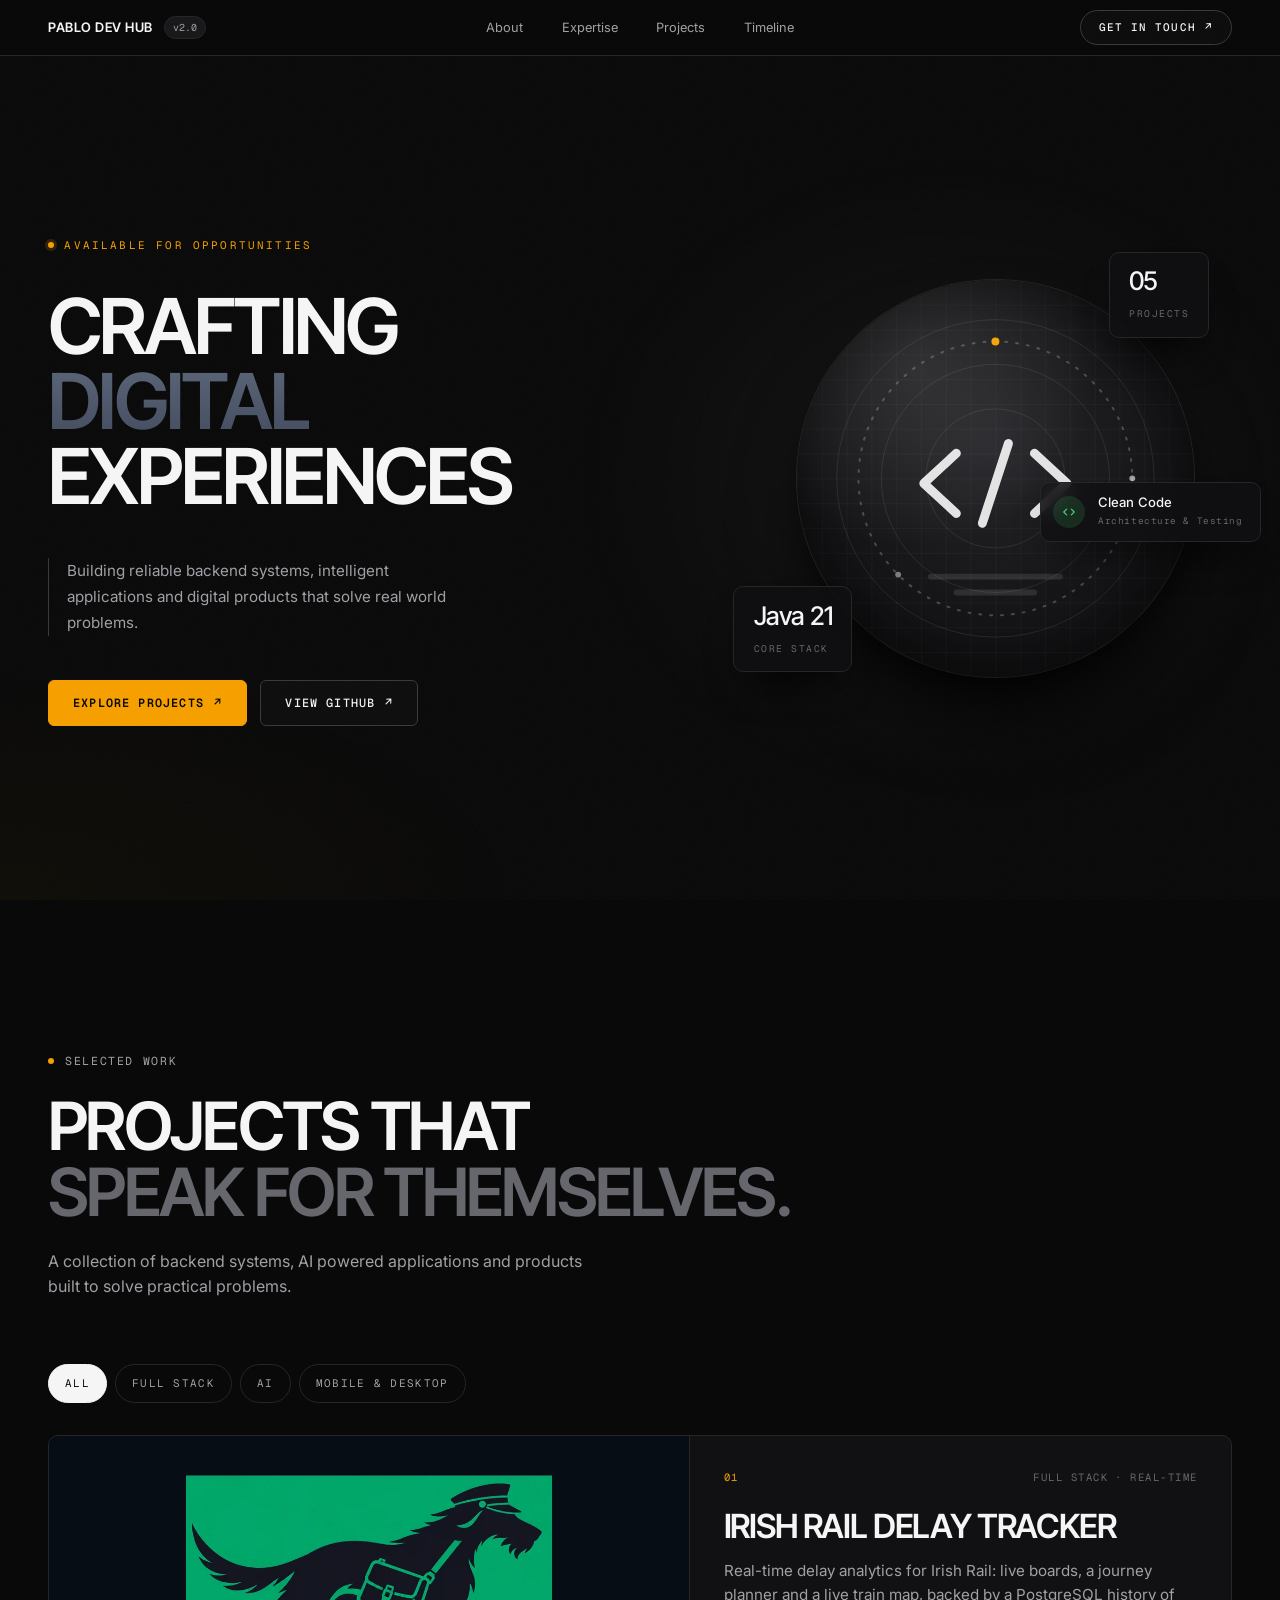
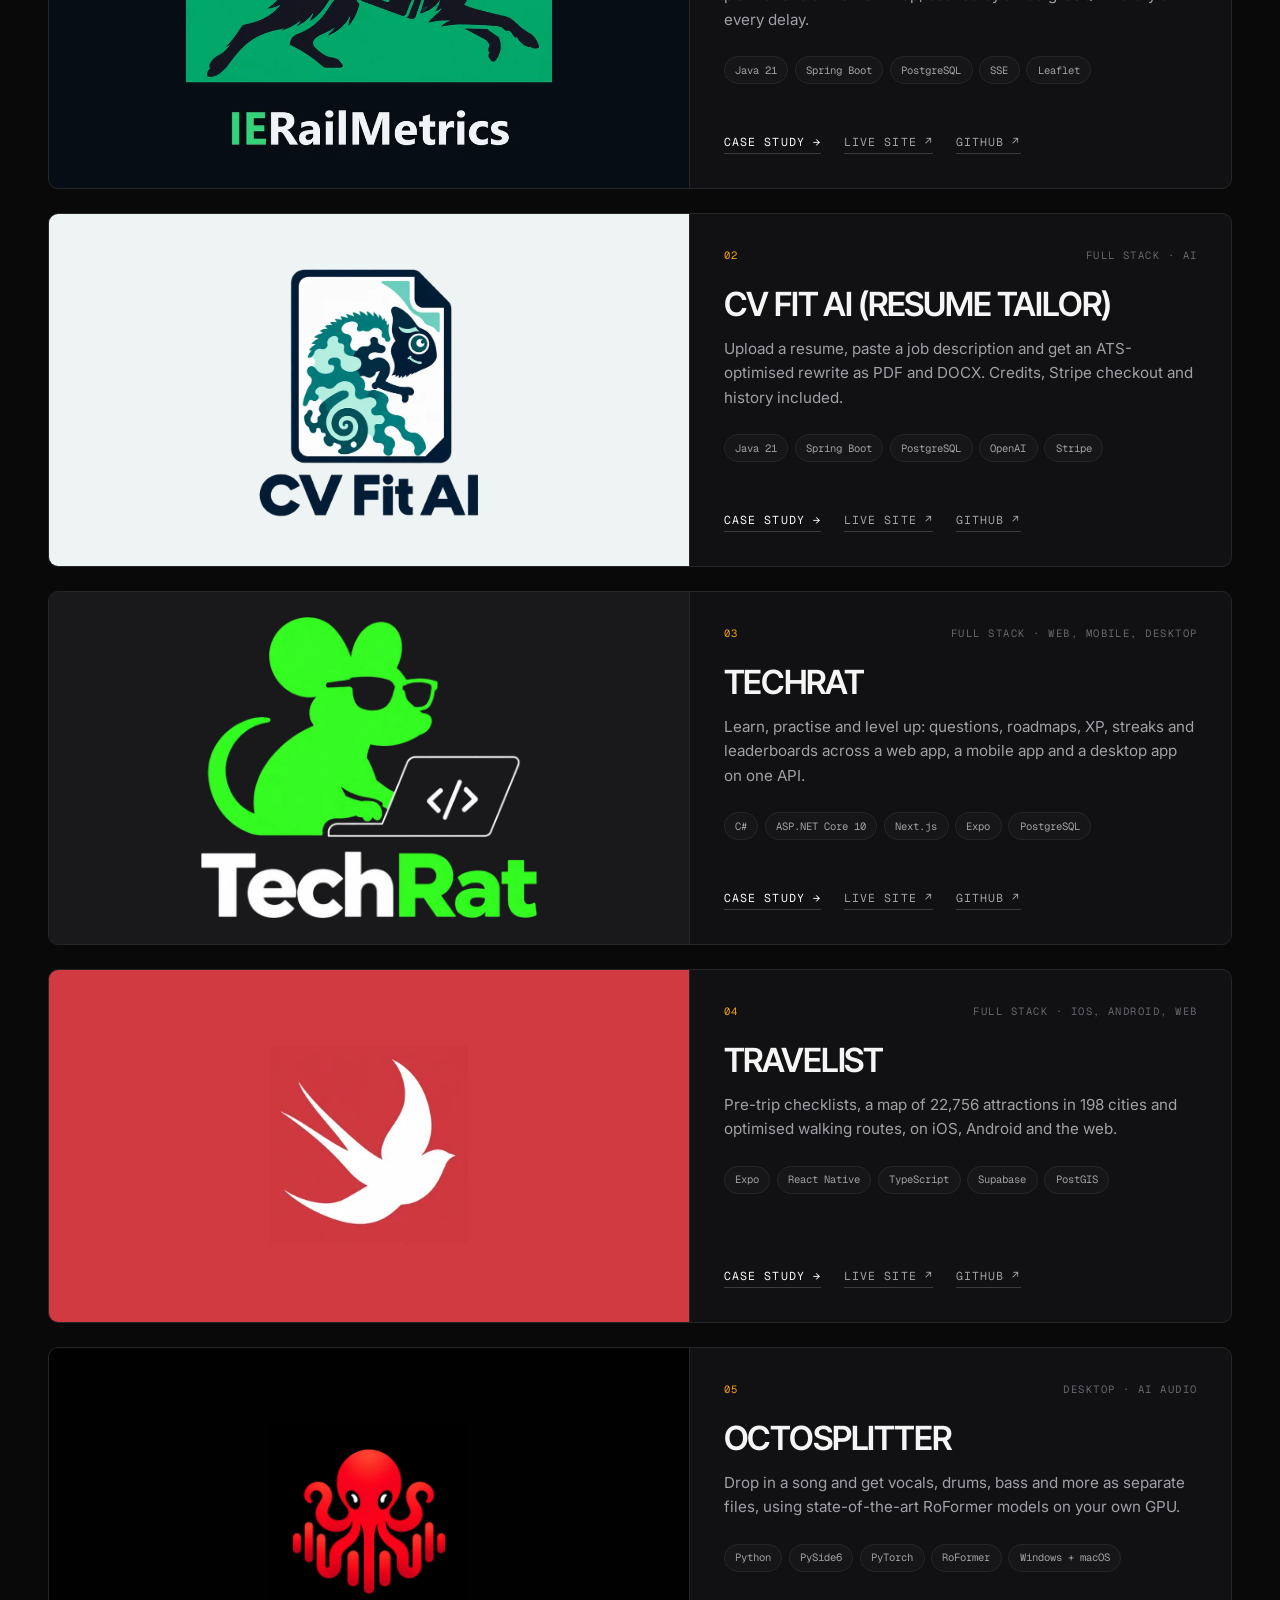
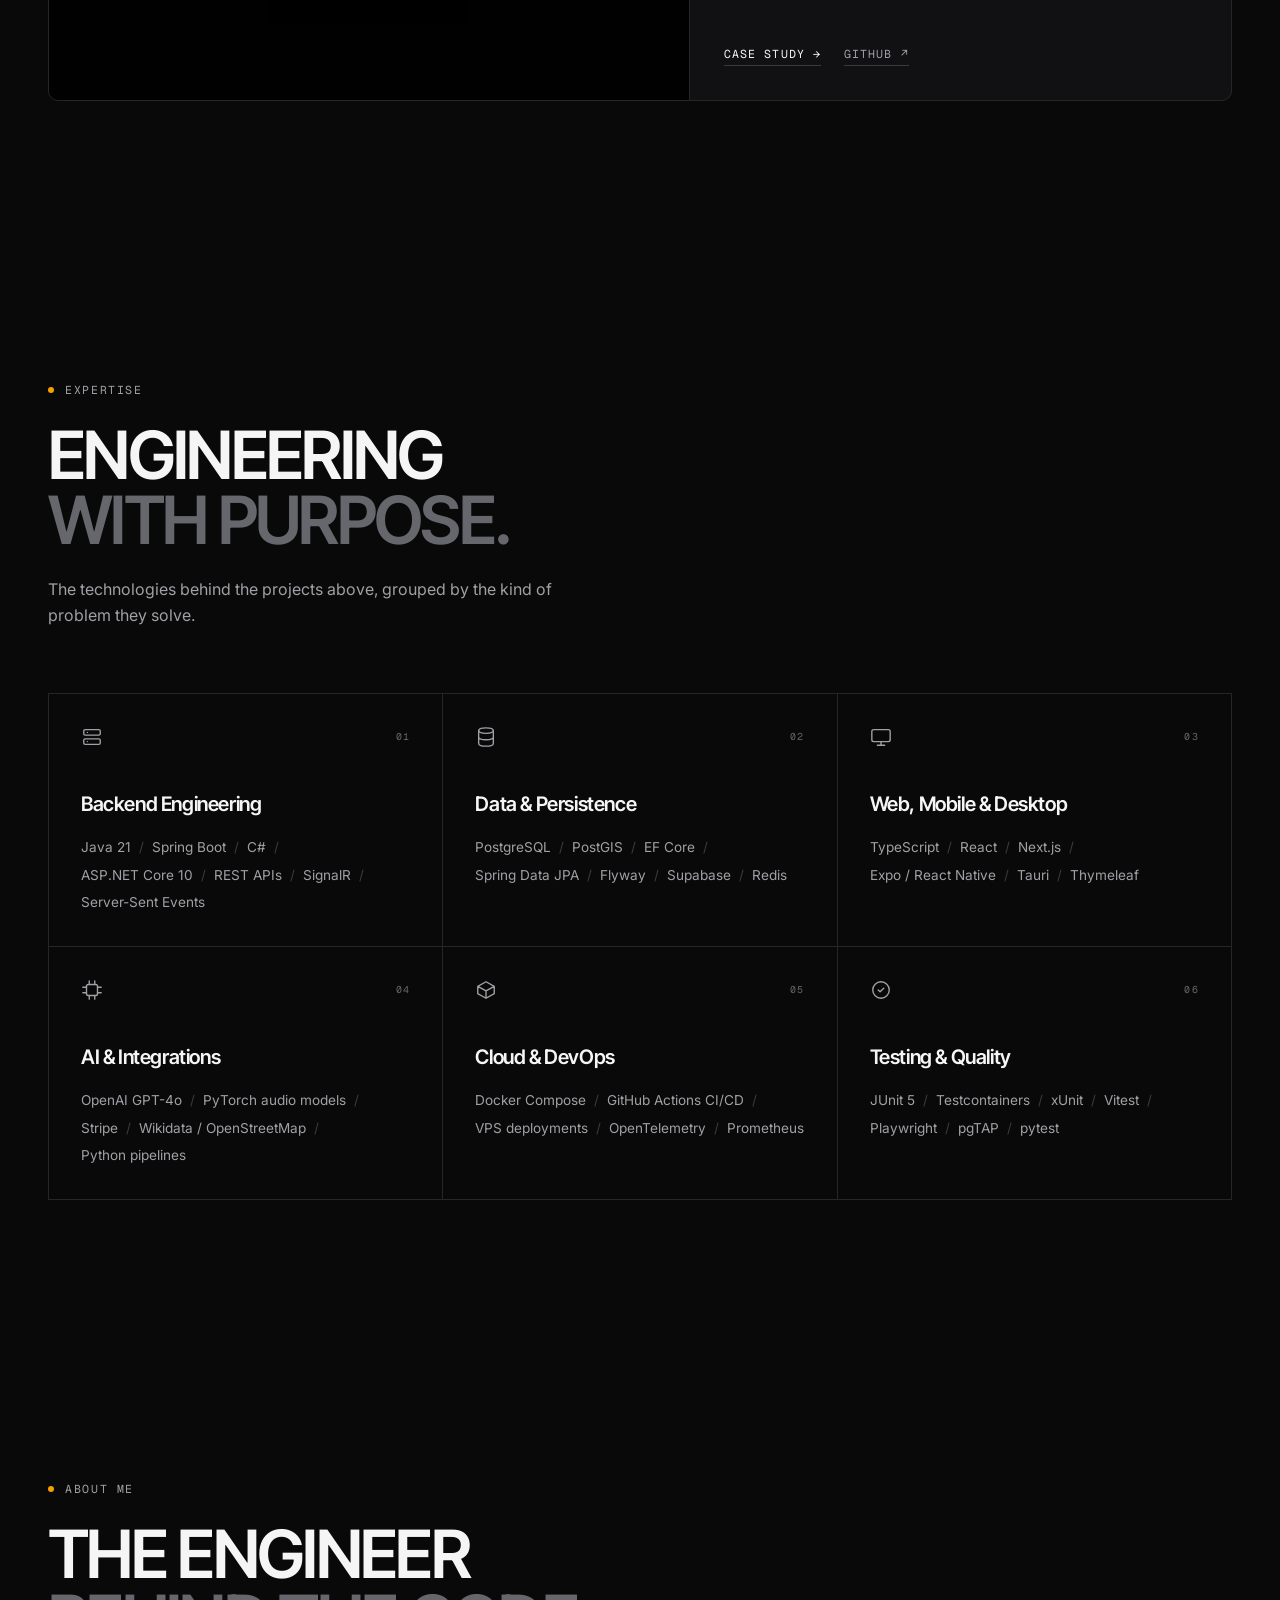
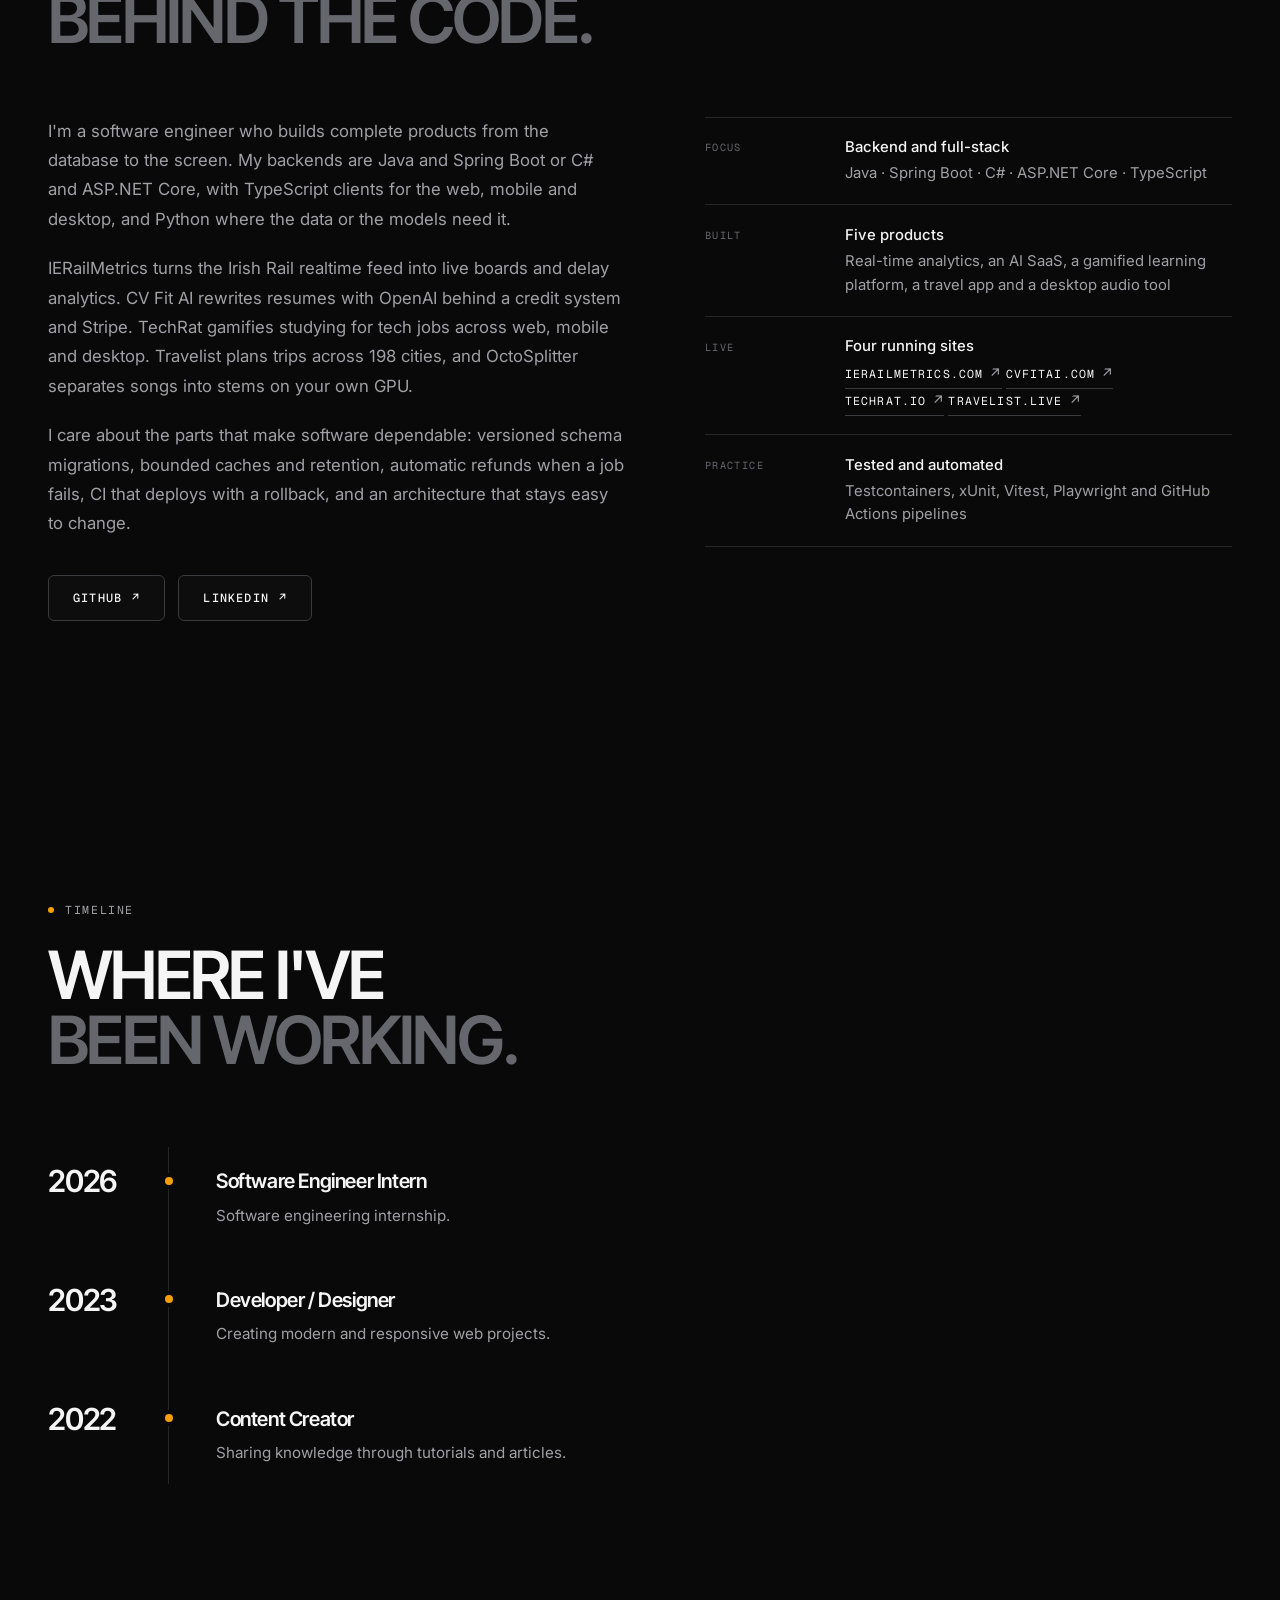
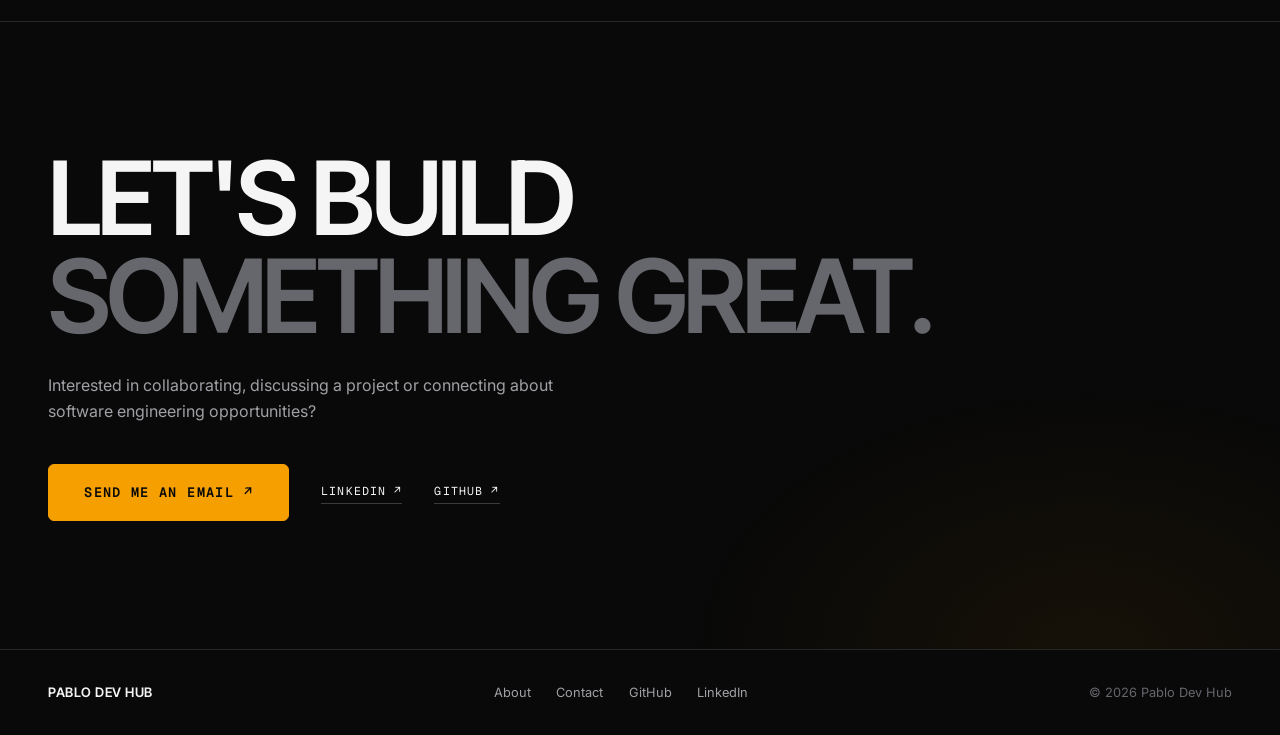
<file: index.html>
<!DOCTYPE html>
<html lang="en">
<head>
    <meta charset="UTF-8">
    <meta name="viewport" content="width=device-width, initial-scale=1.0, viewport-fit=cover">
    <title>Pablo Dev Hub — Backend & Full Stack Engineering</title>
    <meta name="description" content="Portfolio of a software engineer building reliable backend systems, intelligent applications and digital products.">
    <meta name="theme-color" content="#090909">
    <meta property="og:type" content="website">
    <meta property="og:site_name" content="Pablo Dev Hub">
    <meta property="og:title" content="Pablo Dev Hub">
    <meta property="og:description" content="Backend and full stack engineering: real-time systems, AI products and mobile apps.">
    <meta property="og:image" content="https://pablodevhub.com/assets/img/brand/social-card.png">
    <meta property="og:image:type" content="image/png">
    <meta property="og:image:width" content="1200">
    <meta property="og:image:height" content="630">
    <meta property="og:image:alt" content="Pablo Dev Hub, backend and full stack engineering">
    <meta name="twitter:card" content="summary_large_image">
    <meta name="twitter:title" content="Pablo Dev Hub">
    <meta name="twitter:description" content="Backend and full stack engineering: real-time systems, AI products and mobile apps.">
    <meta name="twitter:image" content="https://pablodevhub.com/assets/img/brand/social-card.png">
    <link rel="icon" href="favicon.ico?v=3" sizes="48x48">
    <link rel="icon" href="assets/img/brand/favicon-v3.svg" type="image/svg+xml">
    <link rel="apple-touch-icon" href="assets/img/brand/apple-touch-icon-v3.png">
    <script>document.documentElement.classList.add('js')</script>
    <link rel="preconnect" href="https://fonts.googleapis.com">
    <link rel="preconnect" href="https://fonts.gstatic.com" crossorigin>
    <link rel="preload" href="https://fonts.googleapis.com/css2?family=Geist+Mono:wght@400;500&family=Inter+Tight:wght@500;600;700&family=Inter:wght@400;500;600&display=swap" as="style" onload="this.onload=null;this.rel='stylesheet'">
    <noscript><link href="https://fonts.googleapis.com/css2?family=Geist+Mono:wght@400;500&family=Inter+Tight:wght@500;600;700&family=Inter:wght@400;500;600&display=swap" rel="stylesheet"></noscript>
    <link rel="stylesheet" href="assets/css/style.css">
    <script src="assets/js/config.js" defer></script>
    <script src="assets/js/script.js" defer></script>
</head>
<body id="top">
    <a class="skip-link" href="#main">Skip to content</a>
    <div id="scroll-progress"></div>
    <header class="site-header">
        <div class="site-header__inner container">
            <a class="brand" href="#top" aria-label="Pablo Dev Hub, home">
                <span class="brand__name">Pablo Dev Hub</span>
                <span class="brand__ver" aria-hidden="true">v2.0</span>
            </a>
            <nav class="site-nav" id="site-nav" aria-label="Primary">
                <ul>
                    <li><a href="#about">About</a></li>
                    <li><a href="#expertise">Expertise</a></li>
                    <li><a href="#projects">Projects</a></li>
                    <li><a href="#timeline">Timeline</a></li>
                </ul>
                <a class="btn btn-outline btn-sm site-nav__cta-mobile" href="#contact">Get in touch <span class="arrow" aria-hidden="true">↗</span></a>
            </nav>
            <a class="btn btn-outline btn-sm header-cta" href="#contact">Get in touch <span class="arrow" aria-hidden="true">↗</span></a>
            <button class="nav-toggle" type="button" aria-label="Open menu" aria-expanded="false" aria-controls="site-nav"><span></span><span></span></button>
        </div>
    </header>

    <main id="main">
        <!-- Hero -->
        <section class="hero" aria-labelledby="hero-title">
            <div class="container hero__grid">
                <div class="hero__copy">
                    <p class="status enter" style="--i:0" data-site="status">Available for opportunities</p>
                    <h1 class="hero__title display" id="hero-title">
                        <span class="enter" style="--i:1">Crafting</span>
                        <span class="enter accent-text" style="--i:2">Digital</span>
                        <span class="enter" style="--i:3">Experiences</span>
                    </h1>
                    <p class="hero__lede enter" style="--i:4">Building reliable backend systems, intelligent applications and digital products that solve real world problems.</p>
                    <div class="hero__actions enter" style="--i:5">
                        <a class="btn btn-primary" href="#projects">Explore projects <span class="arrow" aria-hidden="true">↗</span></a>
                        <a class="btn btn-secondary" href="https://github.com/Pablokaer" data-link="github" target="_blank" rel="noopener noreferrer">View GitHub <span class="arrow" aria-hidden="true">↗</span></a>
                    </div>
                </div>

                <div class="hero-art">
                    <div class="hero-art__disc" aria-hidden="true">
                        <svg viewBox="0 0 400 400" preserveAspectRatio="xMidYMid slice" role="presentation" focusable="false">
                            <defs>
                                <radialGradient id="bgGrad" cx="50%" cy="42%" r="70%"><stop offset="0" stop-color="#26262a"/><stop offset="1" stop-color="#0a0a0b"/></radialGradient>
                                <pattern id="grid" width="25" height="25" patternUnits="userSpaceOnUse"><path d="M25 0H0V25" fill="none" stroke="#fff" stroke-opacity=".05"/></pattern>
                            </defs>
                            <rect width="400" height="400" fill="url(#bgGrad)"/>
                            <rect width="400" height="400" fill="url(#grid)"/>
                            <g fill="none" stroke="#fff" stroke-opacity=".09">
                                <circle cx="200" cy="200" r="70"/><circle cx="200" cy="200" r="115"/><circle cx="200" cy="200" r="160"/>
                            </g>
                            <g class="ring-spin" fill="none" stroke="#fff" stroke-opacity=".22" stroke-dasharray="2 9" stroke-linecap="round" stroke-width="2">
                                <circle cx="200" cy="200" r="138"/>
                                <circle cx="200" cy="62" r="4" fill="#f5a000" stroke="none"/>
                                <circle cx="338" cy="200" r="3" fill="#f5f5f5" fill-opacity=".6" stroke="none"/>
                                <circle cx="102" cy="297" r="3" fill="#f5f5f5" fill-opacity=".45" stroke="none"/>
                            </g>
                            <g transform="translate(200 205) scale(.82) translate(-200 -205)" fill="none" stroke="#f5f5f5" stroke-width="11" stroke-linecap="round" stroke-linejoin="round" opacity=".92">
                                <polyline points="152,168 112,205 152,242"/><polyline points="248,168 288,205 248,242"/><line x1="216" y1="156" x2="184" y2="254"/>
                            </g>
                            <g fill="#fff" fill-opacity=".1"><rect x="132" y="296" width="136" height="6" rx="3"/><rect x="158" y="312" width="84" height="6" rx="3"/></g>
                        </svg>
                    </div>
                    <div class="float-card float-card--count" style="--i:0">
                        <div class="float-card__inner" style="--d:7s">
                            <span class="metric" data-project-count>02</span>
                            <span class="metric-label">Projects</span>
                        </div>
                    </div>
                    <div class="float-card float-card--clean" style="--i:1">
                        <div class="float-card__inner" style="--d:9s;--delay:-3s">
                            <span class="float-card__icon" aria-hidden="true"><svg width="14" height="14" viewBox="0 0 24 24" fill="none" stroke="currentColor" stroke-width="2.2" stroke-linecap="round" stroke-linejoin="round"><path d="M8 7l-5 5 5 5M16 7l5 5-5 5"/></svg></span>
                            <span><strong>Clean Code</strong><span class="metric-label">Architecture &amp; Testing</span></span>
                        </div>
                    </div>
                    <div class="float-card float-card--stack" style="--i:2">
                        <div class="float-card__inner" style="--d:8s;--delay:-5s">
                            <span class="metric">Java 21</span>
                            <span class="metric-label">Core stack</span>
                        </div>
                    </div>
                </div>
            </div>
        </section>

        <!-- Projects -->
        <section class="section" id="projects" aria-labelledby="projects-title">
            <div class="container">
                <div class="section-heading" data-reveal>
                    <p class="eyebrow">Selected work</p>
                    <h2 id="projects-title"><span class="line">Projects that</span> <span class="line">speak for themselves.</span></h2>
                    <p>A collection of backend systems, AI powered applications and products built to solve practical problems.</p>
                </div>

                <div class="filter" role="group" aria-label="Filter projects" data-reveal>
                    <button type="button" data-filter="all" aria-pressed="true">All</button>
                    <button type="button" data-filter="fullstack" aria-pressed="false">Full Stack</button>
                    <button type="button" data-filter="ai" aria-pressed="false">AI</button>
                    <button type="button" data-filter="apps" aria-pressed="false">Mobile &amp; Desktop</button>
                </div>
                <p class="sr-only" id="filter-status" role="status" aria-live="polite"></p>

                <div class="project-grid" id="project-grid">
                    <article class="project-card is-wide" data-category="fullstack" data-reveal data-delay="1">
                        <div class="project-card__media" style="--cover-bg:#070d14">
                            <img class="cover-logo" src="assets/img/projects/rail-cover.webp" alt="IERailMetrics logo: a wolfhound carrying a mailbag" width="900" height="561" loading="eager" decoding="async">
                        </div>
                        <div class="project-card__body">
                            <div class="project-card__meta"><span class="project-card__index">01</span><span>Full Stack · Real-time</span></div>
                            <h3><a href="pages/projects/projeto1.html">Irish Rail Delay Tracker</a></h3>
                            <p>Real-time delay analytics for Irish Rail: live boards, a journey planner and a live train map, backed by a PostgreSQL history of every delay.</p>
                            <ul class="tags" aria-label="Technologies"><li>Java 21</li><li>Spring Boot</li><li>PostgreSQL</li><li>SSE</li><li>Leaflet</li></ul>
                            <div class="project-card__links">
                                <a class="link-arrow" href="pages/projects/projeto1.html">Case study <span class="arrow" aria-hidden="true">→</span></a>
                                <a class="link-arrow link-arrow--muted" href="https://ierailmetrics.com/overview" target="_blank" rel="noopener noreferrer">Live site <span class="arrow" aria-hidden="true">↗</span></a>
                                <a class="link-arrow link-arrow--muted" href="https://github.com/Pablokaer/RailDelayTracker" target="_blank" rel="noopener noreferrer">GitHub <span class="arrow" aria-hidden="true">↗</span></a>
                            </div>
                        </div>
                    </article>

                    <article class="project-card is-wide" data-category="fullstack ai" data-reveal data-delay="0">
                        <div class="project-card__media" style="--cover-bg:#eef3f3">
                            <img class="cover-logo" src="assets/img/projects/cvfitai-cover.webp" alt="CV Fit AI logo: a chameleon on a document" width="800" height="761" loading="lazy" decoding="async">
                        </div>
                        <div class="project-card__body">
                            <div class="project-card__meta"><span class="project-card__index">02</span><span>Full Stack · AI</span></div>
                            <h3><a href="pages/projects/projeto2.html">CV Fit AI (Resume Tailor)</a></h3>
                            <p>Upload a resume, paste a job description and get an ATS-optimised rewrite as PDF and DOCX. Credits, Stripe checkout and history included.</p>
                            <ul class="tags" aria-label="Technologies"><li>Java 21</li><li>Spring Boot</li><li>PostgreSQL</li><li>OpenAI</li><li>Stripe</li></ul>
                            <div class="project-card__links">
                                <a class="link-arrow" href="pages/projects/projeto2.html">Case study <span class="arrow" aria-hidden="true">→</span></a>
                                <a class="link-arrow link-arrow--muted" href="https://cvfitai.com/" target="_blank" rel="noopener noreferrer">Live site <span class="arrow" aria-hidden="true">↗</span></a>
                                <a class="link-arrow link-arrow--muted" href="https://github.com/Pablokaer/CVAdjuster" target="_blank" rel="noopener noreferrer">GitHub <span class="arrow" aria-hidden="true">↗</span></a>
                            </div>
                        </div>
                    </article>

                    <article class="project-card is-wide" data-category="fullstack apps" data-reveal data-delay="1">
                        <div class="project-card__media" style="--cover-bg:#19191c">
                            <img class="cover-logo" src="assets/img/projects/techrat-cover.webp" alt="TechRat logo: a rat with sunglasses coding on a laptop" width="720" height="644" loading="lazy" decoding="async">
                        </div>
                        <div class="project-card__body">
                            <div class="project-card__meta"><span class="project-card__index">03</span><span>Full Stack · Web, Mobile, Desktop</span></div>
                            <h3><a href="pages/projects/projeto3.html">TechRat</a></h3>
                            <p>Learn, practise and level up: questions, roadmaps, XP, streaks and leaderboards across a web app, a mobile app and a desktop app on one API.</p>
                            <ul class="tags" aria-label="Technologies"><li>C#</li><li>ASP.NET Core 10</li><li>Next.js</li><li>Expo</li><li>PostgreSQL</li></ul>
                            <div class="project-card__links">
                                <a class="link-arrow" href="pages/projects/projeto3.html">Case study <span class="arrow" aria-hidden="true">→</span></a>
                                <a class="link-arrow link-arrow--muted" href="https://techrat.io" target="_blank" rel="noopener noreferrer">Live site <span class="arrow" aria-hidden="true">↗</span></a>
                                <a class="link-arrow link-arrow--muted" href="https://github.com/Pablokaer/techrat" target="_blank" rel="noopener noreferrer">GitHub <span class="arrow" aria-hidden="true">↗</span></a>
                            </div>
                        </div>
                    </article>

                    <article class="project-card is-wide" data-category="fullstack apps" data-reveal data-delay="0">
                        <div class="project-card__media" style="--cover-bg:#d03a40">
                            <img class="cover-icon" src="assets/img/projects/travelist-cover.webp" alt="Travelist logo: a white swallow on a brick-red tile" width="256" height="256" loading="lazy" decoding="async">
                        </div>
                        <div class="project-card__body">
                            <div class="project-card__meta"><span class="project-card__index">04</span><span>Full Stack · iOS, Android, Web</span></div>
                            <h3><a href="pages/projects/projeto4.html">Travelist</a></h3>
                            <p>Pre-trip checklists, a map of 22,756 attractions in 198 cities and optimised walking routes, on iOS, Android and the web.</p>
                            <ul class="tags" aria-label="Technologies"><li>Expo</li><li>React Native</li><li>TypeScript</li><li>Supabase</li><li>PostGIS</li></ul>
                            <div class="project-card__links">
                                <a class="link-arrow" href="pages/projects/projeto4.html">Case study <span class="arrow" aria-hidden="true">→</span></a>
                                <a class="link-arrow link-arrow--muted" href="https://travelist.live/" target="_blank" rel="noopener noreferrer">Live site <span class="arrow" aria-hidden="true">↗</span></a>
                                <a class="link-arrow link-arrow--muted" href="https://github.com/Pablokaer/travelist" target="_blank" rel="noopener noreferrer">GitHub <span class="arrow" aria-hidden="true">↗</span></a>
                            </div>
                        </div>
                    </article>

                    <article class="project-card is-wide" data-category="ai apps" data-reveal data-delay="1">
                        <div class="project-card__media" style="--cover-bg:#000100">
                            <img class="cover-icon" src="assets/img/projects/octosplitter-cover.webp" alt="OctoSplitter logo: a glossy red octopus with equalizer bars" width="800" height="800" loading="lazy" decoding="async">
                        </div>
                        <div class="project-card__body">
                            <div class="project-card__meta"><span class="project-card__index">05</span><span>Desktop · AI Audio</span></div>
                            <h3><a href="pages/projects/projeto5.html">OctoSplitter</a></h3>
                            <p>Drop in a song and get vocals, drums, bass and more as separate files, using state-of-the-art RoFormer models on your own GPU.</p>
                            <ul class="tags" aria-label="Technologies"><li>Python</li><li>PySide6</li><li>PyTorch</li><li>RoFormer</li><li>Windows + macOS</li></ul>
                            <div class="project-card__links">
                                <a class="link-arrow" href="pages/projects/projeto5.html">Case study <span class="arrow" aria-hidden="true">→</span></a>
                                <a class="link-arrow link-arrow--muted" href="https://github.com/Pablokaer/StemSplitter" target="_blank" rel="noopener noreferrer">GitHub <span class="arrow" aria-hidden="true">↗</span></a>
                            </div>
                        </div>
                    </article>
                </div>
            </div>
        </section>

        <!-- Expertise -->
        <section class="section" id="expertise" aria-labelledby="expertise-title">
            <div class="container">
                <div class="section-heading" data-reveal>
                    <p class="eyebrow">Expertise</p>
                    <h2 id="expertise-title"><span class="line">Engineering</span> <span class="line">with purpose.</span></h2>
                    <p>The technologies behind the projects above, grouped by the kind of problem they solve.</p>
                </div>
                <div class="expertise-grid">
                <article class="expertise-cell" data-reveal style="--delay:0">
                    <div class="expertise-cell__top"><svg viewBox="0 0 24 24" aria-hidden="true"><rect x="3" y="4" width="18" height="6" rx="1.5"/><rect x="3" y="14" width="18" height="6" rx="1.5"/><path d="M7 7h.01M7 17h.01"/></svg><span class="label">01</span></div>
                    <h3>Backend Engineering</h3>
                    <ul><li>Java 21</li><li>Spring Boot</li><li>C#</li><li>ASP.NET Core 10</li><li>REST APIs</li><li>SignalR</li><li>Server-Sent Events</li></ul>
                </article>
                <article class="expertise-cell" data-reveal style="--delay:1">
                    <div class="expertise-cell__top"><svg viewBox="0 0 24 24" aria-hidden="true"><ellipse cx="12" cy="5" rx="8" ry="3"/><path d="M4 5v14c0 1.7 3.6 3 8 3s8-1.3 8-3V5M4 12c0 1.7 3.6 3 8 3s8-1.3 8-3"/></svg><span class="label">02</span></div>
                    <h3>Data & Persistence</h3>
                    <ul><li>PostgreSQL</li><li>PostGIS</li><li>EF Core</li><li>Spring Data JPA</li><li>Flyway</li><li>Supabase</li><li>Redis</li></ul>
                </article>
                <article class="expertise-cell" data-reveal style="--delay:2">
                    <div class="expertise-cell__top"><svg viewBox="0 0 24 24" aria-hidden="true"><rect x="2" y="4" width="20" height="13" rx="2"/><path d="M8 21h8M12 17v4"/></svg><span class="label">03</span></div>
                    <h3>Web, Mobile & Desktop</h3>
                    <ul><li>TypeScript</li><li>React</li><li>Next.js</li><li>Expo / React Native</li><li>Tauri</li><li>Thymeleaf</li></ul>
                </article>
                <article class="expertise-cell" data-reveal style="--delay:0">
                    <div class="expertise-cell__top"><svg viewBox="0 0 24 24" aria-hidden="true"><rect x="6" y="6" width="12" height="12" rx="2"/><path d="M9 2v4M15 2v4M9 18v4M15 18v4M2 9h4M2 15h4M18 9h4M18 15h4"/></svg><span class="label">04</span></div>
                    <h3>AI & Integrations</h3>
                    <ul><li>OpenAI GPT-4o</li><li>PyTorch audio models</li><li>Stripe</li><li>Wikidata / OpenStreetMap</li><li>Python pipelines</li></ul>
                </article>
                <article class="expertise-cell" data-reveal style="--delay:1">
                    <div class="expertise-cell__top"><svg viewBox="0 0 24 24" aria-hidden="true"><path d="M21 8l-9-5-9 5v8l9 5 9-5V8zM3 8l9 5 9-5M12 13v8"/></svg><span class="label">05</span></div>
                    <h3>Cloud & DevOps</h3>
                    <ul><li>Docker Compose</li><li>GitHub Actions CI/CD</li><li>VPS deployments</li><li>OpenTelemetry</li><li>Prometheus</li></ul>
                </article>
                <article class="expertise-cell" data-reveal style="--delay:2">
                    <div class="expertise-cell__top"><svg viewBox="0 0 24 24" aria-hidden="true"><path d="M9 12l2 2 4-4"/><circle cx="12" cy="12" r="9"/></svg><span class="label">06</span></div>
                    <h3>Testing & Quality</h3>
                    <ul><li>JUnit 5</li><li>Testcontainers</li><li>xUnit</li><li>Vitest</li><li>Playwright</li><li>pgTAP</li><li>pytest</li></ul>
                </article>
                </div>
            </div>
        </section>

        <!-- About -->
        <section class="section" id="about" aria-labelledby="about-title">
            <div class="container">
                <div class="section-heading" data-reveal>
                    <p class="eyebrow">About me</p>
                    <h2 id="about-title"><span class="line">The engineer</span> <span class="line">behind the code.</span></h2>
                </div>
                <div class="about-grid">
                    <div class="about-copy" data-reveal>
                        <p>I'm a software engineer who builds complete products from the database to the screen. My backends are Java and Spring Boot or C# and ASP.NET Core, with TypeScript clients for the web, mobile and desktop, and Python where the data or the models need it.</p>
                        <p>IERailMetrics turns the Irish Rail realtime feed into live boards and delay analytics. CV Fit AI rewrites resumes with OpenAI behind a credit system and Stripe. TechRat gamifies studying for tech jobs across web, mobile and desktop. Travelist plans trips across 198 cities, and OctoSplitter separates songs into stems on your own GPU.</p>
                        <p>I care about the parts that make software dependable: versioned schema migrations, bounded caches and retention, automatic refunds when a job fails, CI that deploys with a rollback, and an architecture that stays easy to change.</p>
                        <div class="about-links">
                            <a class="btn btn-secondary" href="https://github.com/Pablokaer" data-link="github" target="_blank" rel="noopener noreferrer">GitHub <span class="arrow" aria-hidden="true">↗</span></a>
                            <a class="btn btn-secondary" href="https://www.linkedin.com/in/pablo-carvalh0" data-link="linkedin" target="_blank" rel="noopener noreferrer">LinkedIn <span class="arrow" aria-hidden="true">↗</span></a>
                        </div>
                    </div>
                    <ul class="facts" data-reveal data-delay="1">
                        <li><span class="label">Focus</span><span><strong>Backend and full-stack</strong>Java · Spring Boot · C# · ASP.NET Core · TypeScript</span></li>
                        <li><span class="label">Built</span><span><strong>Five products</strong>Real-time analytics, an AI SaaS, a gamified learning platform, a travel app and a desktop audio tool</span></li>
                        <li><span class="label">Live</span><span><strong>Four running sites</strong><a class="link-arrow" href="https://ierailmetrics.com/overview" target="_blank" rel="noopener noreferrer">ierailmetrics.com <span class="arrow" aria-hidden="true">↗</span></a> <a class="link-arrow" href="https://cvfitai.com/" target="_blank" rel="noopener noreferrer">cvfitai.com <span class="arrow" aria-hidden="true">↗</span></a><br><a class="link-arrow" href="https://techrat.io" target="_blank" rel="noopener noreferrer">techrat.io <span class="arrow" aria-hidden="true">↗</span></a> <a class="link-arrow" href="https://travelist.live/" target="_blank" rel="noopener noreferrer">travelist.live <span class="arrow" aria-hidden="true">↗</span></a></span></li>
                        <li><span class="label">Practice</span><span><strong>Tested and automated</strong>Testcontainers, xUnit, Vitest, Playwright and GitHub Actions pipelines</span></li>
                    </ul>
                </div>
            </div>
        </section>

        <!-- Timeline -->
        <section class="section" id="timeline" aria-labelledby="timeline-title">
            <div class="container">
                <div class="section-heading" data-reveal>
                    <p class="eyebrow">Timeline</p>
                    <h2 id="timeline-title"><span class="line">Where I've</span> <span class="line">been working.</span></h2>
                </div>
                <ol class="timeline">
                    <li class="timeline__item" data-reveal>
                        <div class="timeline__year">2026</div>
                        <div><h3>Software Engineer Intern</h3><p>Software engineering internship.</p></div>
                    </li>
                    <li class="timeline__item" data-reveal data-delay="1">
                        <div class="timeline__year">2023</div>
                        <div><h3>Developer / Designer</h3><p>Creating modern and responsive web projects.</p></div>
                    </li>
                    <li class="timeline__item" data-reveal data-delay="2">
                        <div class="timeline__year">2022</div>
                        <div><h3>Content Creator</h3><p>Sharing knowledge through tutorials and articles.</p></div>
                    </li>
                </ol>
            </div>
        </section>

        <!-- Contact -->
        <section class="section contact" id="contact" aria-labelledby="contact-title">
            <div class="container" data-reveal>
                <h2 id="contact-title"><span class="line">Let's build</span> <span class="line">something great.</span></h2>
                <p>Interested in collaborating, discussing a project or connecting about software engineering opportunities?</p>
                <div class="contact__actions">
                    <a class="btn btn-primary btn-lg" href="mailto:pablo.luan.carvalho@gmail.com" data-link="email">Send me an email <span class="arrow" aria-hidden="true">↗</span></a>
                    <a class="link-arrow" href="https://www.linkedin.com/in/pablo-carvalh0" data-link="linkedin" target="_blank" rel="noopener noreferrer">LinkedIn <span class="arrow" aria-hidden="true">↗</span></a>
                    <a class="link-arrow" href="https://github.com/Pablokaer" data-link="github" target="_blank" rel="noopener noreferrer">GitHub <span class="arrow" aria-hidden="true">↗</span></a>
                </div>
            </div>
        </section>
    </main>

    <footer class="site-footer">
        <div class="container site-footer__inner">
            <span class="brand__name">Pablo Dev Hub</span>
            <nav aria-label="Footer">
                <ul>
                    <li><a href="pages/about.html">About</a></li>
                    <li><a href="pages/contact.html">Contact</a></li>
                    <li><a href="https://github.com/Pablokaer" data-link="github" target="_blank" rel="noopener noreferrer">GitHub</a></li>
                    <li><a href="https://www.linkedin.com/in/pablo-carvalh0" data-link="linkedin" target="_blank" rel="noopener noreferrer">LinkedIn</a></li>
                </ul>
            </nav>
            <span>&copy; <span data-year>2026</span> Pablo Dev Hub</span>
        </div>
    </footer>
    <button id="back-to-top" type="button" aria-label="Back to top"><span aria-hidden="true">↑</span></button>
</body>
</html>
</file>
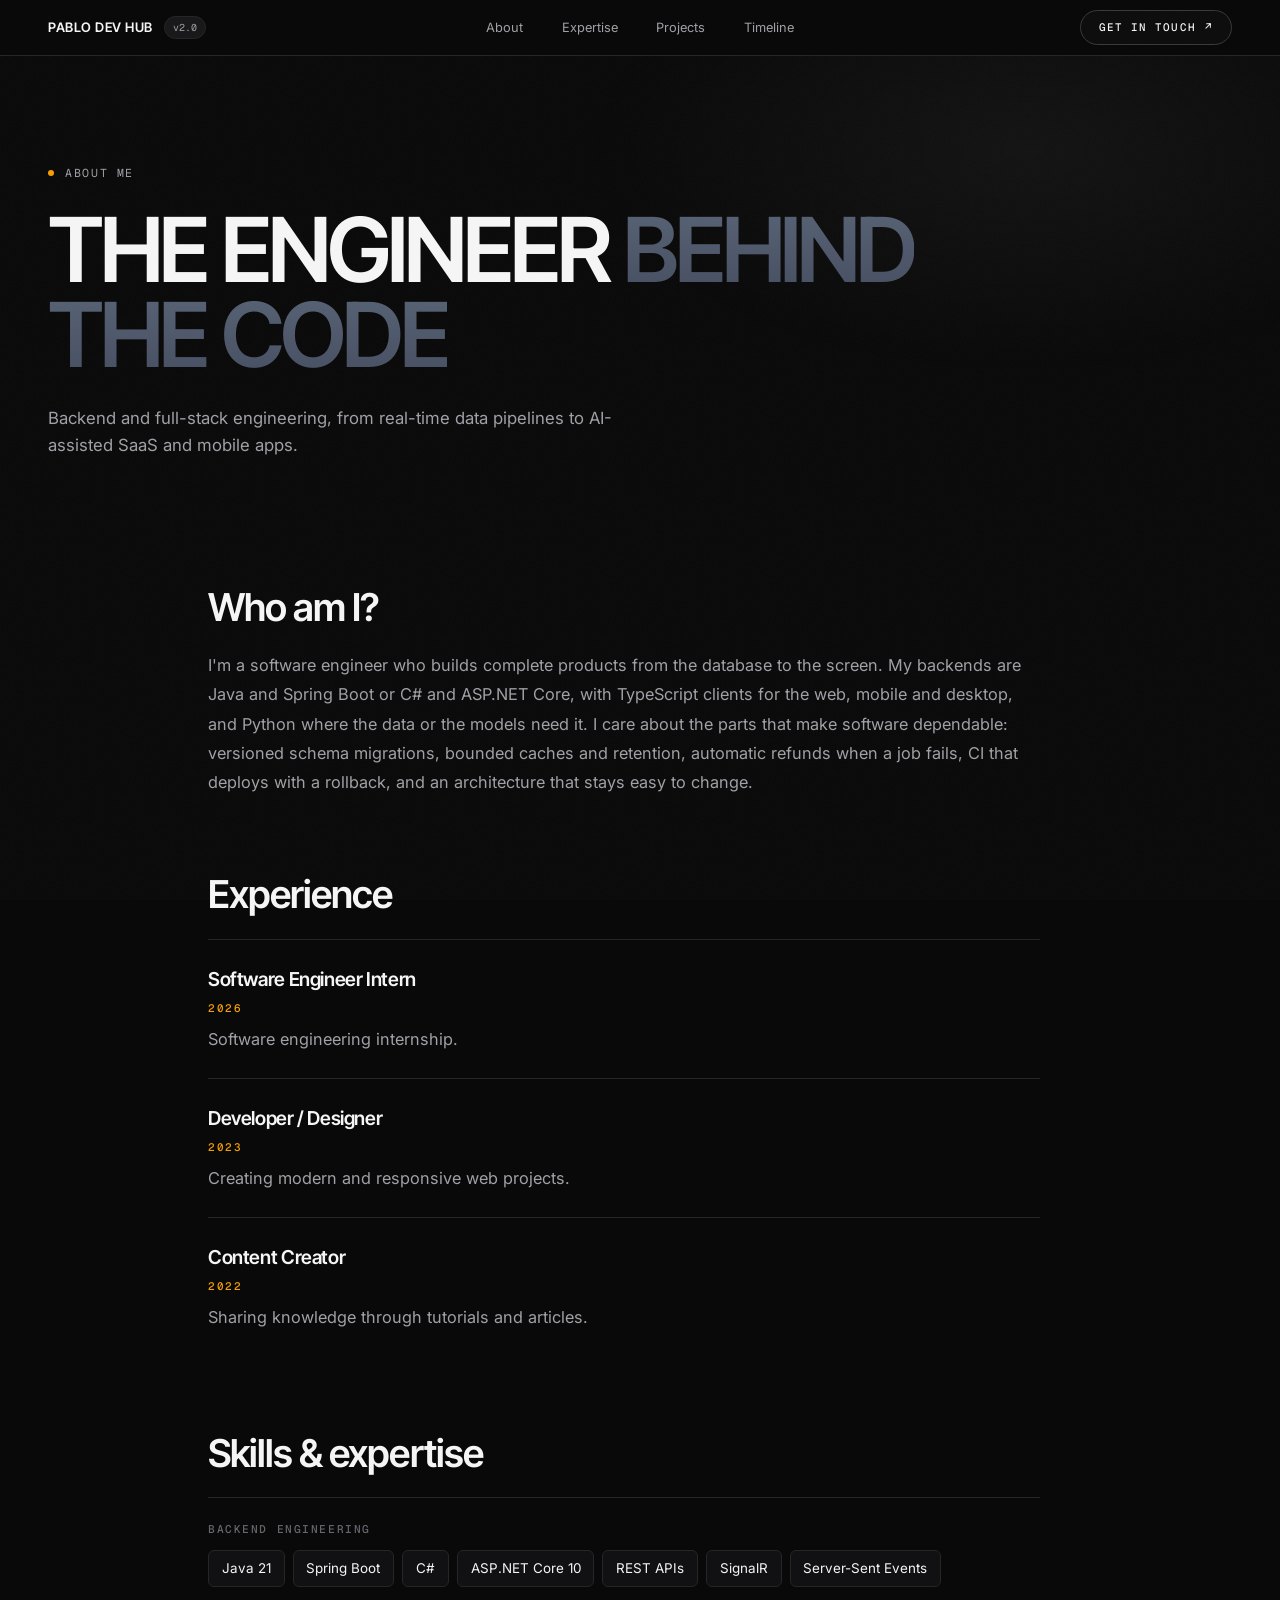
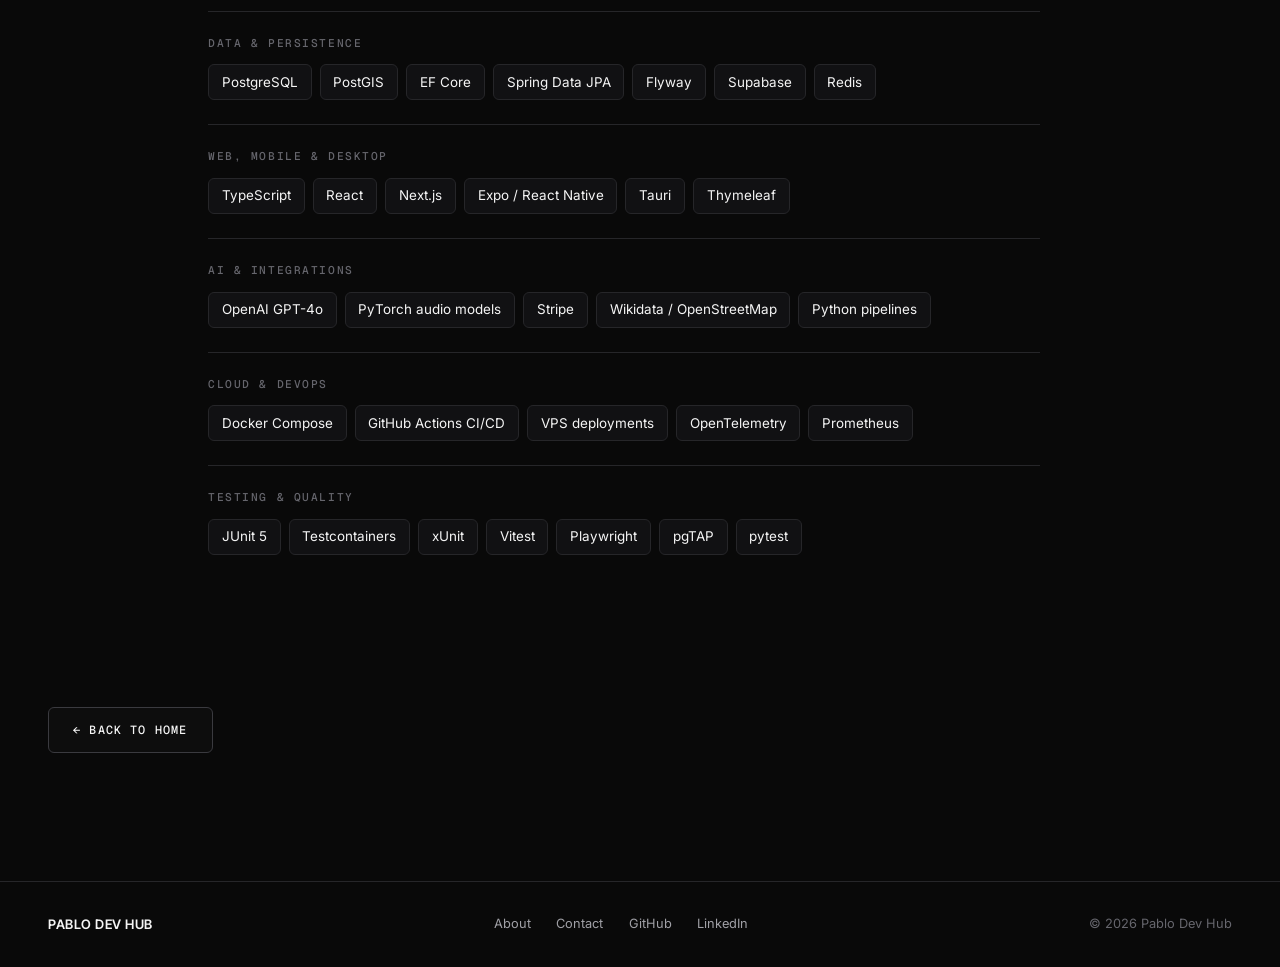
<file: pages/about.html>
<!DOCTYPE html>
<html lang="en">
<head>
    <meta charset="UTF-8">
    <meta name="viewport" content="width=device-width, initial-scale=1.0, viewport-fit=cover">
    <title>Pablo Dev Hub — About</title>
    <meta name="description" content="About Pablo: backend and full-stack engineering.">
    <meta name="theme-color" content="#090909">
    <meta property="og:type" content="website">
    <meta property="og:site_name" content="Pablo Dev Hub">
    <meta property="og:title" content="Pablo Dev Hub">
    <meta property="og:description" content="Backend and full stack engineering: real-time systems, AI products and mobile apps.">
    <meta property="og:image" content="https://pablodevhub.com/assets/img/brand/social-card.png">
    <meta property="og:image:type" content="image/png">
    <meta property="og:image:width" content="1200">
    <meta property="og:image:height" content="630">
    <meta property="og:image:alt" content="Pablo Dev Hub, backend and full stack engineering">
    <meta name="twitter:card" content="summary_large_image">
    <meta name="twitter:title" content="Pablo Dev Hub">
    <meta name="twitter:description" content="Backend and full stack engineering: real-time systems, AI products and mobile apps.">
    <meta name="twitter:image" content="https://pablodevhub.com/assets/img/brand/social-card.png">
    <link rel="icon" href="../favicon.ico?v=3" sizes="48x48">
    <link rel="icon" href="../assets/img/brand/favicon-v3.svg" type="image/svg+xml">
    <link rel="apple-touch-icon" href="../assets/img/brand/apple-touch-icon-v3.png">
    <script>document.documentElement.classList.add('js')</script>
    <link rel="preconnect" href="https://fonts.googleapis.com">
    <link rel="preconnect" href="https://fonts.gstatic.com" crossorigin>
    <link rel="preload" href="https://fonts.googleapis.com/css2?family=Geist+Mono:wght@400;500&family=Inter+Tight:wght@500;600;700&family=Inter:wght@400;500;600&display=swap" as="style" onload="this.onload=null;this.rel='stylesheet'">
    <noscript><link href="https://fonts.googleapis.com/css2?family=Geist+Mono:wght@400;500&family=Inter+Tight:wght@500;600;700&family=Inter:wght@400;500;600&display=swap" rel="stylesheet"></noscript>
    <link rel="stylesheet" href="../assets/css/style.css">
    <script src="../assets/js/config.js" defer></script>
    <script src="../assets/js/script.js" defer></script>
</head>
<body class="page-about">
    <a class="skip-link" href="#main">Skip to content</a>
    <div id="scroll-progress"></div>
    <header class="site-header">
        <div class="site-header__inner container">
            <a class="brand" href="../index.html" aria-label="Pablo Dev Hub, home">
                <span class="brand__name">Pablo Dev Hub</span>
                <span class="brand__ver" aria-hidden="true">v2.0</span>
            </a>
            <nav class="site-nav" id="site-nav" aria-label="Primary">
                <ul>
                    <li><a href="../index.html#about">About</a></li>
                    <li><a href="../index.html#expertise">Expertise</a></li>
                    <li><a href="../index.html#projects">Projects</a></li>
                    <li><a href="../index.html#timeline">Timeline</a></li>
                </ul>
                <a class="btn btn-outline btn-sm site-nav__cta-mobile" href="../index.html#contact">Get in touch <span class="arrow" aria-hidden="true">↗</span></a>
            </nav>
            <a class="btn btn-outline btn-sm header-cta" href="../index.html#contact">Get in touch <span class="arrow" aria-hidden="true">↗</span></a>
            <button class="nav-toggle" type="button" aria-label="Open menu" aria-expanded="false" aria-controls="site-nav"><span></span><span></span></button>
        </div>
    </header>

    <main id="main">
        <section class="page-hero">
            <div class="container">
                <p class="hero-greeting">About me</p>
                <h1 class="hero-title">The engineer <span class="accent-text">behind the code</span></h1>
                <p class="hero-subtitle">Backend and full-stack engineering, from real-time data pipelines to AI-assisted SaaS and mobile apps.</p>
            </div>
        </section>
        <section class="about-content">
            <div class="about-container">
                <div class="about-section" data-reveal>
                    <h2>Who am I?</h2>
                    <p class="about-text">I'm a software engineer who builds complete products from the database to the screen. My backends are Java and Spring Boot or C# and ASP.NET Core, with TypeScript clients for the web, mobile and desktop, and Python where the data or the models need it. I care about the parts that make software dependable: versioned schema migrations, bounded caches and retention, automatic refunds when a job fails, CI that deploys with a rollback, and an architecture that stays easy to change.</p>
                </div>
                <div class="about-section" data-reveal>
                    <h2>Experience</h2>
                    <div class="experience-item"><h3>Software Engineer Intern</h3><p class="experience-date">2026</p><p class="about-text">Software engineering internship.</p></div>
                    <div class="experience-item"><h3>Developer / Designer</h3><p class="experience-date">2023</p><p class="about-text">Creating modern and responsive web projects.</p></div>
                    <div class="experience-item"><h3>Content Creator</h3><p class="experience-date">2022</p><p class="about-text">Sharing knowledge through tutorials and articles.</p></div>
                </div>
                <div class="about-section" data-reveal>
                    <h2>Skills &amp; expertise</h2>
                    <div class="skill-category"><h3>Backend Engineering</h3><div class="skills-list"><div class="skill-badge">Java 21</div><div class="skill-badge">Spring Boot</div><div class="skill-badge">C#</div><div class="skill-badge">ASP.NET Core 10</div><div class="skill-badge">REST APIs</div><div class="skill-badge">SignalR</div><div class="skill-badge">Server-Sent Events</div></div></div><div class="skill-category"><h3>Data & Persistence</h3><div class="skills-list"><div class="skill-badge">PostgreSQL</div><div class="skill-badge">PostGIS</div><div class="skill-badge">EF Core</div><div class="skill-badge">Spring Data JPA</div><div class="skill-badge">Flyway</div><div class="skill-badge">Supabase</div><div class="skill-badge">Redis</div></div></div><div class="skill-category"><h3>Web, Mobile & Desktop</h3><div class="skills-list"><div class="skill-badge">TypeScript</div><div class="skill-badge">React</div><div class="skill-badge">Next.js</div><div class="skill-badge">Expo / React Native</div><div class="skill-badge">Tauri</div><div class="skill-badge">Thymeleaf</div></div></div><div class="skill-category"><h3>AI & Integrations</h3><div class="skills-list"><div class="skill-badge">OpenAI GPT-4o</div><div class="skill-badge">PyTorch audio models</div><div class="skill-badge">Stripe</div><div class="skill-badge">Wikidata / OpenStreetMap</div><div class="skill-badge">Python pipelines</div></div></div><div class="skill-category"><h3>Cloud & DevOps</h3><div class="skills-list"><div class="skill-badge">Docker Compose</div><div class="skill-badge">GitHub Actions CI/CD</div><div class="skill-badge">VPS deployments</div><div class="skill-badge">OpenTelemetry</div><div class="skill-badge">Prometheus</div></div></div><div class="skill-category"><h3>Testing & Quality</h3><div class="skills-list"><div class="skill-badge">JUnit 5</div><div class="skill-badge">Testcontainers</div><div class="skill-badge">xUnit</div><div class="skill-badge">Vitest</div><div class="skill-badge">Playwright</div><div class="skill-badge">pgTAP</div><div class="skill-badge">pytest</div></div></div>
                </div>
            </div>
        </section>
        <section class="back-section"><a href="../index.html" class="btn btn-secondary">← Back to Home</a></section>
    </main>

    <footer class="site-footer">
        <div class="container site-footer__inner">
            <span class="brand__name">Pablo Dev Hub</span>
            <nav aria-label="Footer">
                <ul>
                    <li><a href="../pages/about.html">About</a></li>
                    <li><a href="../pages/contact.html">Contact</a></li>
                    <li><a href="https://github.com/Pablokaer" data-link="github" target="_blank" rel="noopener noreferrer">GitHub</a></li>
                    <li><a href="https://www.linkedin.com/in/pablo-carvalh0" data-link="linkedin" target="_blank" rel="noopener noreferrer">LinkedIn</a></li>
                </ul>
            </nav>
            <span>&copy; <span data-year>2026</span> Pablo Dev Hub</span>
        </div>
    </footer>
    <button id="back-to-top" type="button" aria-label="Back to top"><span aria-hidden="true">↑</span></button>
</body>
</html>
</file>
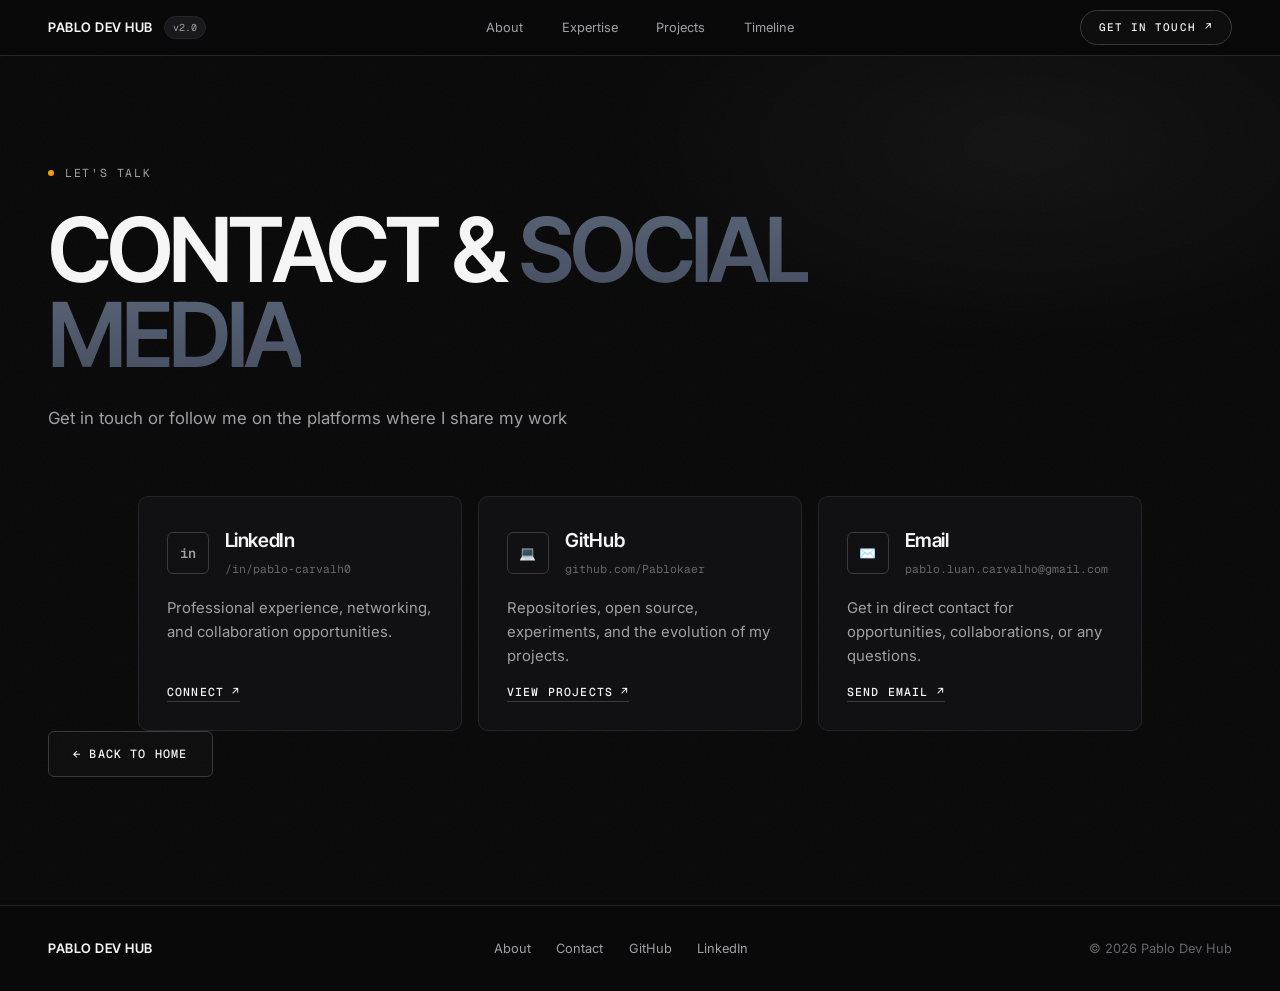
<file: pages/contact.html>
<!DOCTYPE html>
<html lang="en">
<head>
    <meta charset="UTF-8">
    <meta name="viewport" content="width=device-width, initial-scale=1.0, viewport-fit=cover">
    <title>Pablo Dev Hub — Contact & Social Media</title>
    <meta name="description" content="Get in touch and follow my content on social media.">
    <meta name="theme-color" content="#090909">
    <meta property="og:type" content="website">
    <meta property="og:site_name" content="Pablo Dev Hub">
    <meta property="og:title" content="Pablo Dev Hub">
    <meta property="og:description" content="Backend and full stack engineering: real-time systems, AI products and mobile apps.">
    <meta property="og:image" content="https://pablodevhub.com/assets/img/brand/social-card.png">
    <meta property="og:image:type" content="image/png">
    <meta property="og:image:width" content="1200">
    <meta property="og:image:height" content="630">
    <meta property="og:image:alt" content="Pablo Dev Hub, backend and full stack engineering">
    <meta name="twitter:card" content="summary_large_image">
    <meta name="twitter:title" content="Pablo Dev Hub">
    <meta name="twitter:description" content="Backend and full stack engineering: real-time systems, AI products and mobile apps.">
    <meta name="twitter:image" content="https://pablodevhub.com/assets/img/brand/social-card.png">
    <link rel="icon" href="../favicon.ico?v=3" sizes="48x48">
    <link rel="icon" href="../assets/img/brand/favicon-v3.svg" type="image/svg+xml">
    <link rel="apple-touch-icon" href="../assets/img/brand/apple-touch-icon-v3.png">
    <script>document.documentElement.classList.add('js')</script>
    <link rel="preconnect" href="https://fonts.googleapis.com">
    <link rel="preconnect" href="https://fonts.gstatic.com" crossorigin>
    <link rel="preload" href="https://fonts.googleapis.com/css2?family=Geist+Mono:wght@400;500&family=Inter+Tight:wght@500;600;700&family=Inter:wght@400;500;600&display=swap" as="style" onload="this.onload=null;this.rel='stylesheet'">
    <noscript><link href="https://fonts.googleapis.com/css2?family=Geist+Mono:wght@400;500&family=Inter+Tight:wght@500;600;700&family=Inter:wght@400;500;600&display=swap" rel="stylesheet"></noscript>
    <link rel="stylesheet" href="../assets/css/style.css">
    <script src="../assets/js/config.js" defer></script>
    <script src="../assets/js/script.js" defer></script>
</head>
<body class="page-contact">
    <a class="skip-link" href="#main">Skip to content</a>
    <div id="scroll-progress"></div>
    <header class="site-header">
        <div class="site-header__inner container">
            <a class="brand" href="../index.html" aria-label="Pablo Dev Hub, home">
                <span class="brand__name">Pablo Dev Hub</span>
                <span class="brand__ver" aria-hidden="true">v2.0</span>
            </a>
            <nav class="site-nav" id="site-nav" aria-label="Primary">
                <ul>
                    <li><a href="../index.html#about">About</a></li>
                    <li><a href="../index.html#expertise">Expertise</a></li>
                    <li><a href="../index.html#projects">Projects</a></li>
                    <li><a href="../index.html#timeline">Timeline</a></li>
                </ul>
                <a class="btn btn-outline btn-sm site-nav__cta-mobile" href="../index.html#contact">Get in touch <span class="arrow" aria-hidden="true">↗</span></a>
            </nav>
            <a class="btn btn-outline btn-sm header-cta" href="../index.html#contact">Get in touch <span class="arrow" aria-hidden="true">↗</span></a>
            <button class="nav-toggle" type="button" aria-label="Open menu" aria-expanded="false" aria-controls="site-nav"><span></span><span></span></button>
        </div>
    </header>
    <main id="main">
        <section id="contact" class="page-hero">
            <div class="container">
            <p class="hero-greeting">Let's Talk</p>
            <h1 class="hero-title">Contact & <span class="accent-text">Social Media</span></h1>
            <p class="hero-subtitle">Get in touch or follow me on the platforms where I share my work</p>
        
            </div>
        </section>

    <!-- Contact Content -->
    <!-- <section class="about-content">
        <div class="about-container">
            <div class="contact-info" data-reveal>
                <div class="info-card">
                    <div class="info-icon">📧</div>
                    <h3>Email</h3>
                    <p>pablo.luan.carvalho@gmail.com</p>
                </div>
                <div class="info-card">
                    <div class="info-icon">📱</div>
                    <h3>Telefone</h3>
                    <p>+55 (11) 99999-9999</p>
                </div>
                <div class="info-card">
                    <div class="info-icon">📍</div>
                    <h3>Localização</h3>
                    <p>São Paulo, SP - Brasil</p>
                </div>
            </div>
        </div>
    </section> -->
    <!-- Social Media Section -->
    <!-- <section class="about-content" id="redes">
        <div class="about-container" style="max-width: 1100px;">
            <div class="section-intro" data-reveal>
                <p class="section-eyebrow">🌐 Redes Sociais</p>
                <h2 class="section-title">Escolha onde quer me acompanhar</h2>
                <p class="section-subtitle">Cada canal foi pensado para um tipo de conteúdo: novidades rápidas, projetos, networking e materiais educativos.</p>
            </div> -->
            <!-- Social Media Cards -->
            <div class="social-grid">
                <article class="social-card linkedin" data-reveal data-delay="4">
                    <div class="social-top">
                        <div class="social-icon-wrap">in</div>
                        <div class="social-meta">
                            <h2>LinkedIn</h2>
                            <span class="social-handle">/in/pablo-carvalh0</span>
                        </div>
                    </div>
                    <p class="social-description">Professional experience, networking, and collaboration opportunities.</p>
                    <div class="social-footer">
                        <!-- <span class="social-tag">Career & networking</span> -->
                        <a href="https://www.linkedin.com/in/pablo-carvalh0" data-link="linkedin" target="_blank" rel="noopener noreferrer" class="social-link">Connect</a>
                    </div>
                </article>
                <article class="social-card github" data-reveal data-delay="5">
                    <div class="social-top">
                        <div class="social-icon-wrap">💻</div>
                        <div class="social-meta">
                            <h2>GitHub</h2>
                            <span class="social-handle">github.com/Pablokaer</span>
                        </div>
                    </div>
                    <p class="social-description">Repositories, open source, experiments, and the evolution of my projects.</p>
                    <div class="social-footer">
                        <!-- <span class="social-tag">Open source</span> -->
                        <a href="https://github.com/Pablokaer" data-link="github" target="_blank" rel="noopener noreferrer" class="social-link">View projects</a>
                    </div>
                </article>
                <article class="social-card email" data-reveal data-delay="6">
                    <div class="social-top">
                        <div class="social-icon-wrap">✉️</div>
                        <div class="social-meta">
                            <h2>Email</h2>
                            <span class="social-handle">pablo.luan.carvalho@gmail.com</span>
                        </div>
                    </div>
                    <p class="social-description">Get in direct contact for opportunities, collaborations, or any questions.</p>
                    <div class="social-footer">
                        <!-- <span class="social-tag">Direct contact</span> -->
                        <a href="mailto:pablo.luan.carvalho@gmail.com" data-link="email" class="social-link">Send email</a>
                    </div>
                </article>
            </div>
    <!-- Back Button -->
    <section class="back-section">
        <a href="../index.html" class="btn btn-secondary">← Back to Home</a>
    </section>
        </main>

    <footer class="site-footer">
        <div class="container site-footer__inner">
            <span class="brand__name">Pablo Dev Hub</span>
            <nav aria-label="Footer">
                <ul>
                    <li><a href="../pages/about.html">About</a></li>
                    <li><a href="../pages/contact.html">Contact</a></li>
                    <li><a href="https://github.com/Pablokaer" data-link="github" target="_blank" rel="noopener noreferrer">GitHub</a></li>
                    <li><a href="https://www.linkedin.com/in/pablo-carvalh0" data-link="linkedin" target="_blank" rel="noopener noreferrer">LinkedIn</a></li>
                </ul>
            </nav>
            <span>&copy; <span data-year>2026</span> Pablo Dev Hub</span>
        </div>
    </footer>
    <button id="back-to-top" type="button" aria-label="Back to top"><span aria-hidden="true">↑</span></button>
</body>
</html>
</file>
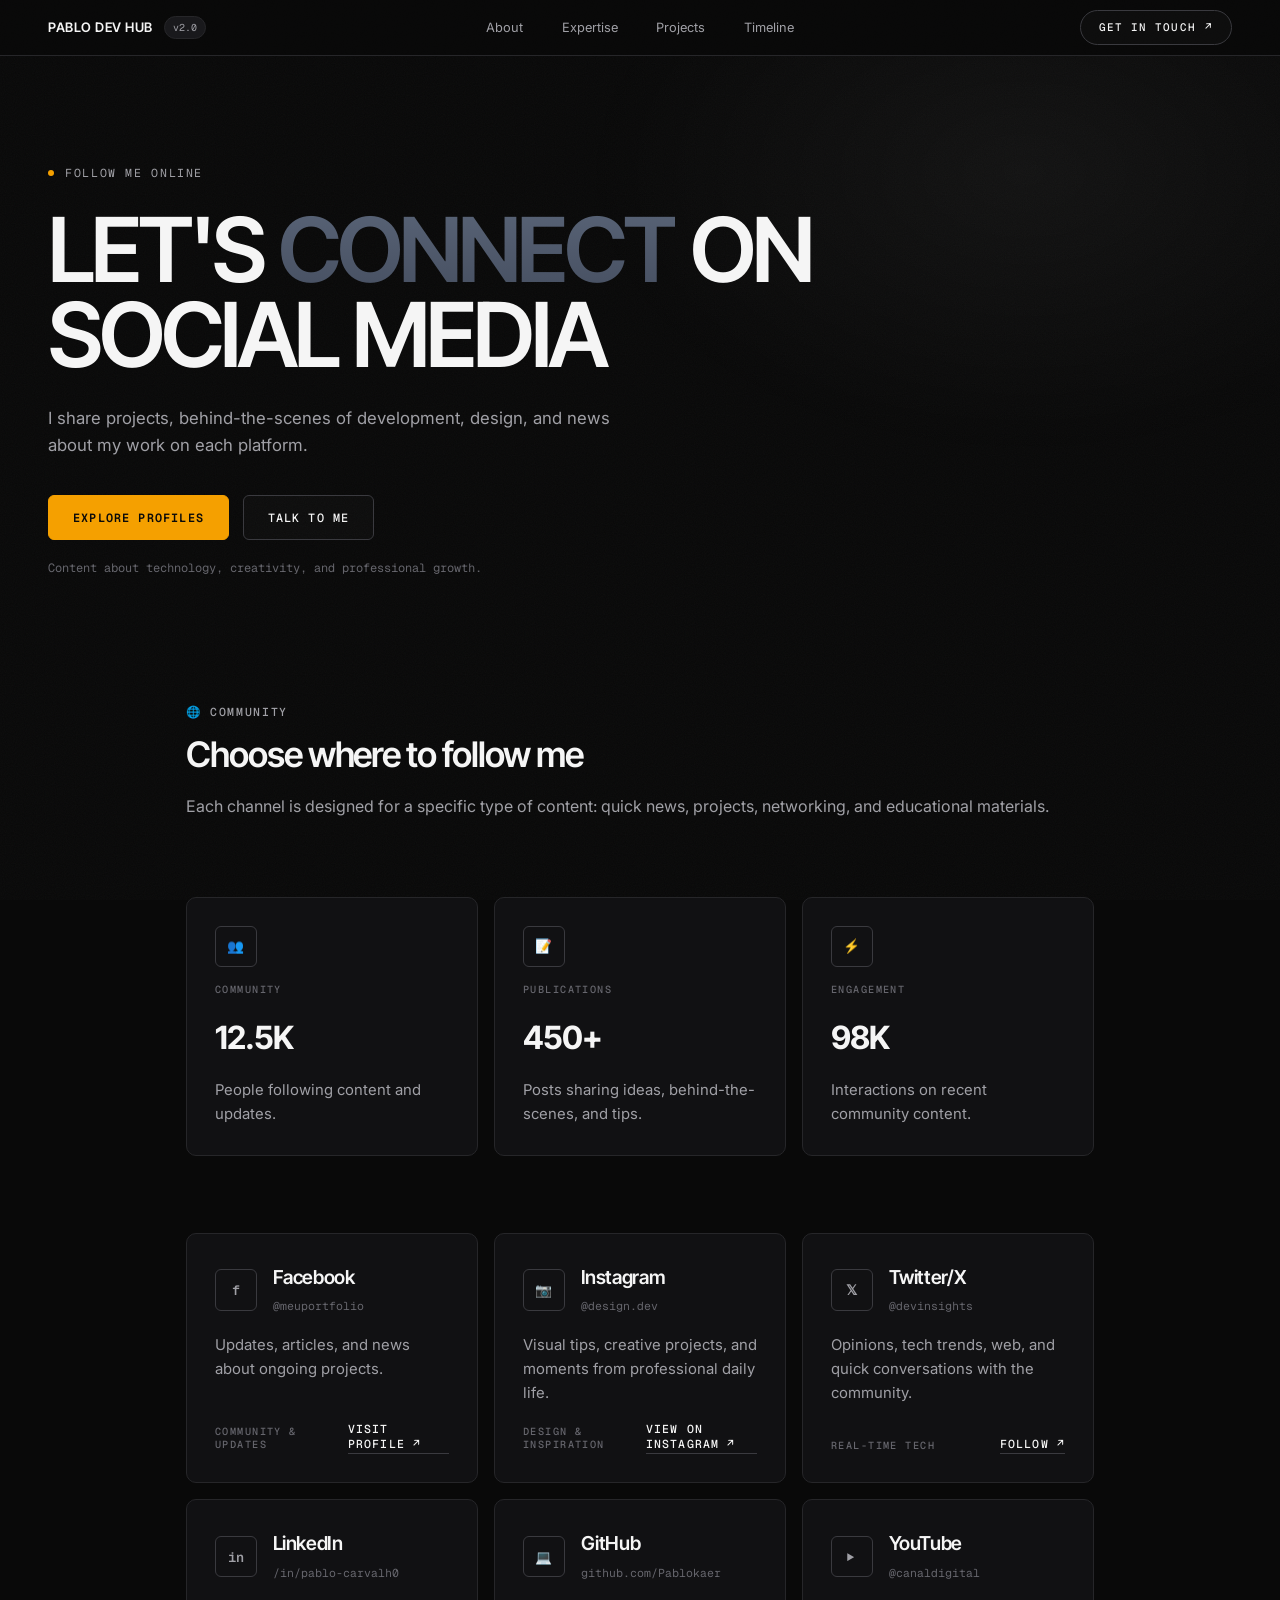
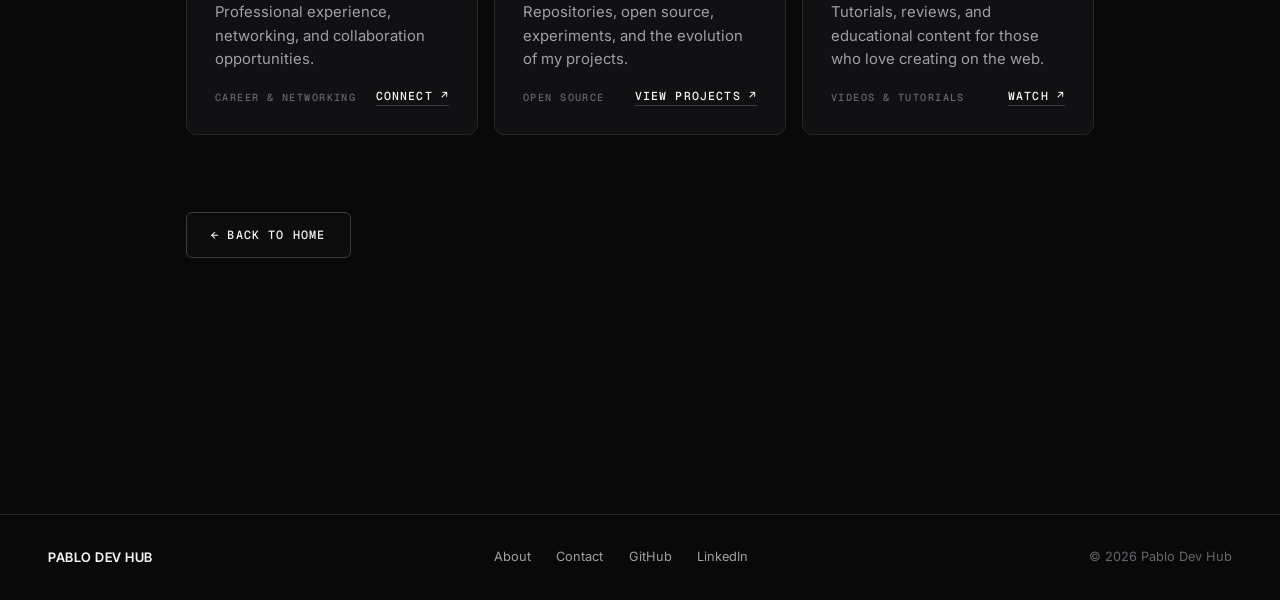
<file: pages/social.html>
<!DOCTYPE html>
<html lang="en">
<head>
    <meta charset="UTF-8">
    <meta name="viewport" content="width=device-width, initial-scale=1.0, viewport-fit=cover">
    <title>Pablo Dev Hub — Social Media</title>
    <meta name="description" content="Follow my content on social media — technology, design, and creativity.">
    <meta name="theme-color" content="#090909">
    <meta property="og:type" content="website">
    <meta property="og:site_name" content="Pablo Dev Hub">
    <meta property="og:title" content="Pablo Dev Hub">
    <meta property="og:description" content="Backend and full stack engineering: real-time systems, AI products and mobile apps.">
    <meta property="og:image" content="https://pablodevhub.com/assets/img/brand/social-card.png">
    <meta property="og:image:type" content="image/png">
    <meta property="og:image:width" content="1200">
    <meta property="og:image:height" content="630">
    <meta property="og:image:alt" content="Pablo Dev Hub, backend and full stack engineering">
    <meta name="twitter:card" content="summary_large_image">
    <meta name="twitter:title" content="Pablo Dev Hub">
    <meta name="twitter:description" content="Backend and full stack engineering: real-time systems, AI products and mobile apps.">
    <meta name="twitter:image" content="https://pablodevhub.com/assets/img/brand/social-card.png">
    <link rel="icon" href="../favicon.ico?v=3" sizes="48x48">
    <link rel="icon" href="../assets/img/brand/favicon-v3.svg" type="image/svg+xml">
    <link rel="apple-touch-icon" href="../assets/img/brand/apple-touch-icon-v3.png">
    <script>document.documentElement.classList.add('js')</script>
    <link rel="preconnect" href="https://fonts.googleapis.com">
    <link rel="preconnect" href="https://fonts.gstatic.com" crossorigin>
    <link rel="preload" href="https://fonts.googleapis.com/css2?family=Geist+Mono:wght@400;500&family=Inter+Tight:wght@500;600;700&family=Inter:wght@400;500;600&display=swap" as="style" onload="this.onload=null;this.rel='stylesheet'">
    <noscript><link href="https://fonts.googleapis.com/css2?family=Geist+Mono:wght@400;500&family=Inter+Tight:wght@500;600;700&family=Inter:wght@400;500;600&display=swap" rel="stylesheet"></noscript>
    <link rel="stylesheet" href="../assets/css/style.css">
    <script src="../assets/js/config.js" defer></script>
    <script src="../assets/js/script.js" defer></script>
</head>
<body>
    <a class="skip-link" href="#main">Skip to content</a>
    <div id="scroll-progress"></div>
    <header class="site-header">
        <div class="site-header__inner container">
            <a class="brand" href="../index.html" aria-label="Pablo Dev Hub, home">
                <span class="brand__name">Pablo Dev Hub</span>
                <span class="brand__ver" aria-hidden="true">v2.0</span>
            </a>
            <nav class="site-nav" id="site-nav" aria-label="Primary">
                <ul>
                    <li><a href="../index.html#about">About</a></li>
                    <li><a href="../index.html#expertise">Expertise</a></li>
                    <li><a href="../index.html#projects">Projects</a></li>
                    <li><a href="../index.html#timeline">Timeline</a></li>
                </ul>
                <a class="btn btn-outline btn-sm site-nav__cta-mobile" href="../index.html#contact">Get in touch <span class="arrow" aria-hidden="true">↗</span></a>
            </nav>
            <a class="btn btn-outline btn-sm header-cta" href="../index.html#contact">Get in touch <span class="arrow" aria-hidden="true">↗</span></a>
            <button class="nav-toggle" type="button" aria-label="Open menu" aria-expanded="false" aria-controls="site-nav"><span></span><span></span></button>
        </div>
    </header>
    <main id="main">
        <section id="social" class="page-hero">
            <div class="container">
            <p class="hero-greeting">Follow me online</p>
            <h1 class="hero-title">Let's <span class="accent-text">connect</span> on social media</h1>
            <p class="hero-subtitle">I share projects, behind-the-scenes of development, design, and news about my work on each platform.</p>
            <div class="hero-actions">
                <a href="#redes" class="btn btn-primary">Explore profiles</a>
                <a href="contact.html" class="btn btn-secondary">Talk to me</a>
            </div>
            <p class="hero-note">Content about technology, creativity, and professional growth.</p>
        
            </div>
        </section>

    <!-- Social Media Section -->
    <section class="about-content" id="redes">
        <div class="about-container" style="max-width: 1100px;">
            <div class="section-intro" data-reveal>
                <p class="section-eyebrow">🌐 Community</p>
                <h2 class="section-title">Choose where to follow me</h2>
                <p class="section-subtitle">Each channel is designed for a specific type of content: quick news, projects, networking, and educational materials.</p>
            </div>
            <!-- Stats -->
            <div class="stats">
                <div class="stat" data-reveal data-delay="1">
                    <div class="stat-icon">👥</div>
                    <span class="stat-label">Community</span>
                    <h3>12.5K</h3>
                    <p>People following content and updates.</p>
                </div>
                <div class="stat" data-reveal data-delay="2">
                    <div class="stat-icon">📝</div>
                    <span class="stat-label">Publications</span>
                    <h3>450+</h3>
                    <p>Posts sharing ideas, behind-the-scenes, and tips.</p>
                </div>
                <div class="stat" data-reveal data-delay="3">
                    <div class="stat-icon">⚡</div>
                    <span class="stat-label">Engagement</span>
                    <h3>98K</h3>
                    <p>Interactions on recent community content.</p>
                </div>
            </div>
            <!-- Social Media Cards -->
            <div class="social-grid">
                <article class="social-card facebook" data-reveal data-delay="1">
                    <div class="social-top">
                        <div class="social-icon-wrap">f</div>
                        <div class="social-meta">
                            <h2>Facebook</h2>
                            <span class="social-handle">@meuportfolio</span>
                        </div>
                    </div>
                    <p class="social-description">Updates, articles, and news about ongoing projects.</p>
                    <div class="social-footer">
                        <span class="social-tag">Community & updates</span>
                        <a href="https://www.facebook.com" target="_blank" rel="noopener noreferrer" class="social-link">Visit profile</a>
                    </div>
                </article>
                <article class="social-card instagram" data-reveal data-delay="2">
                    <div class="social-top">
                        <div class="social-icon-wrap">📷</div>
                        <div class="social-meta">
                            <h2>Instagram</h2>
                            <span class="social-handle">@design.dev</span>
                        </div>
                    </div>
                    <p class="social-description">Visual tips, creative projects, and moments from professional daily life.</p>
                    <div class="social-footer">
                        <span class="social-tag">Design & inspiration</span>
                        <a href="https://www.instagram.com" target="_blank" rel="noopener noreferrer" class="social-link">View on Instagram</a>
                    </div>
                </article>
                <article class="social-card twitter" data-reveal data-delay="3">
                    <div class="social-top">
                        <div class="social-icon-wrap">𝕏</div>
                        <div class="social-meta">
                            <h2>Twitter/X</h2>
                            <span class="social-handle">@devinsights</span>
                        </div>
                    </div>
                    <p class="social-description">Opinions, tech trends, web, and quick conversations with the community.</p>
                    <div class="social-footer">
                        <span class="social-tag">Real-time tech</span>
                        <a href="https://www.twitter.com" target="_blank" rel="noopener noreferrer" class="social-link">Follow</a>
                    </div>
                </article>
                <article class="social-card linkedin" data-reveal data-delay="4">
                    <div class="social-top">
                        <div class="social-icon-wrap">in</div>
                        <div class="social-meta">
                            <h2>LinkedIn</h2>
                            <span class="social-handle">/in/pablo-carvalh0</span>
                        </div>
                    </div>
                    <p class="social-description">Professional experience, networking, and collaboration opportunities.</p>
                    <div class="social-footer">
                        <span class="social-tag">Career & networking</span>
                        <a href="https://www.linkedin.com/in/pablo-carvalh0" data-link="linkedin" target="_blank" rel="noopener noreferrer" class="social-link">Connect</a>
                    </div>
                </article>
                <article class="social-card github" data-reveal data-delay="5">
                    <div class="social-top">
                        <div class="social-icon-wrap">💻</div>
                        <div class="social-meta">
                            <h2>GitHub</h2>
                            <span class="social-handle">github.com/Pablokaer</span>
                        </div>
                    </div>
                    <p class="social-description">Repositories, open source, experiments, and the evolution of my projects.</p>
                    <div class="social-footer">
                        <span class="social-tag">Open source</span>
                        <a href="https://github.com/Pablokaer" data-link="github" target="_blank" rel="noopener noreferrer" class="social-link">View projects</a>
                    </div>
                </article>
                <article class="social-card" data-reveal data-delay="6">
                    <div class="social-top">
                        <div class="social-icon-wrap">▶️</div>
                        <div class="social-meta">
                            <h2>YouTube</h2>
                            <span class="social-handle">@canaldigital</span>
                        </div>
                    </div>
                    <p class="social-description">Tutorials, reviews, and educational content for those who love creating on the web.</p>
                    <div class="social-footer">
                        <span class="social-tag">Videos & tutorials</span>
                        <a href="https://www.youtube.com" target="_blank" rel="noopener noreferrer" class="social-link">Watch</a>
                    </div>
                </article>
            </div>
    <!-- Back Button -->
    <section class="back-section">
        <a href="../index.html" class="btn btn-secondary">← Back to Home</a>
    </section>
        </main>

    <footer class="site-footer">
        <div class="container site-footer__inner">
            <span class="brand__name">Pablo Dev Hub</span>
            <nav aria-label="Footer">
                <ul>
                    <li><a href="../pages/about.html">About</a></li>
                    <li><a href="../pages/contact.html">Contact</a></li>
                    <li><a href="https://github.com/Pablokaer" data-link="github" target="_blank" rel="noopener noreferrer">GitHub</a></li>
                    <li><a href="https://www.linkedin.com/in/pablo-carvalh0" data-link="linkedin" target="_blank" rel="noopener noreferrer">LinkedIn</a></li>
                </ul>
            </nav>
            <span>&copy; <span data-year>2026</span> Pablo Dev Hub</span>
        </div>
    </footer>
    <button id="back-to-top" type="button" aria-label="Back to top"><span aria-hidden="true">↑</span></button>
</body>
</html>
</file>
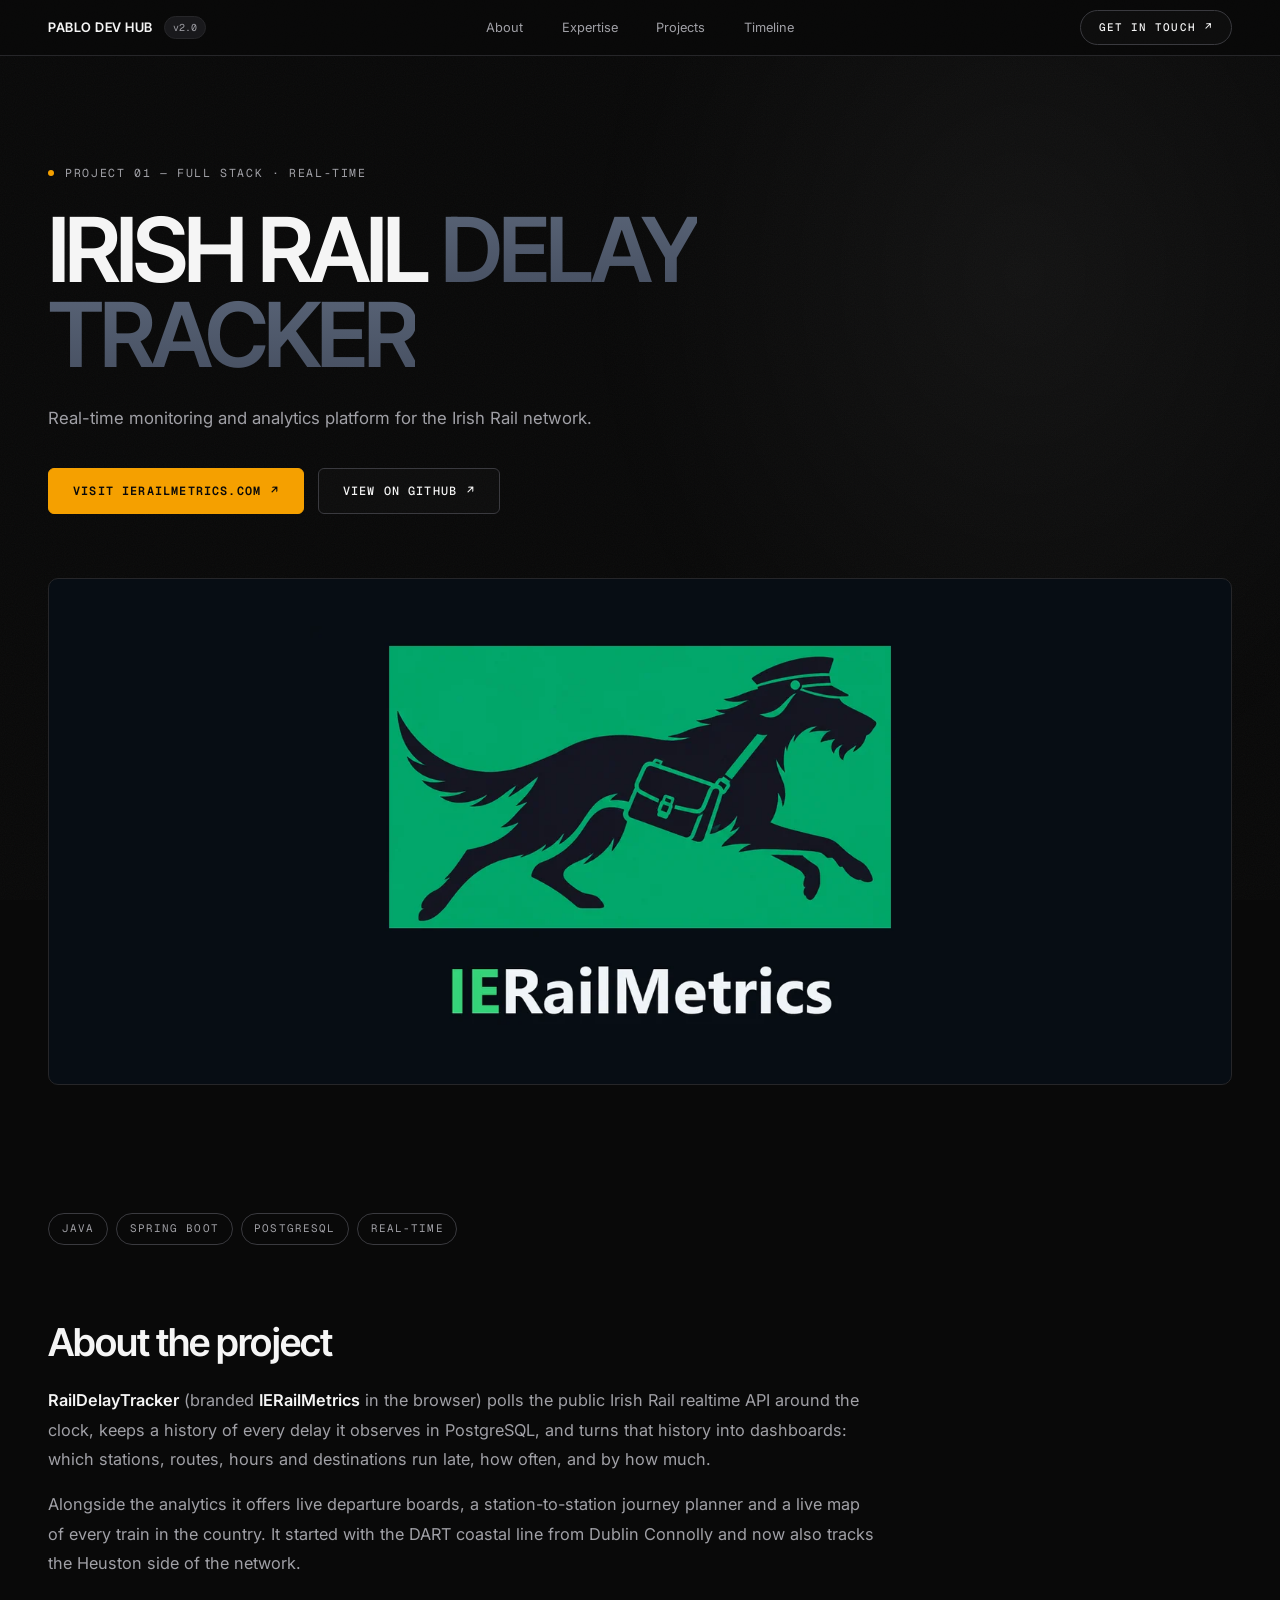
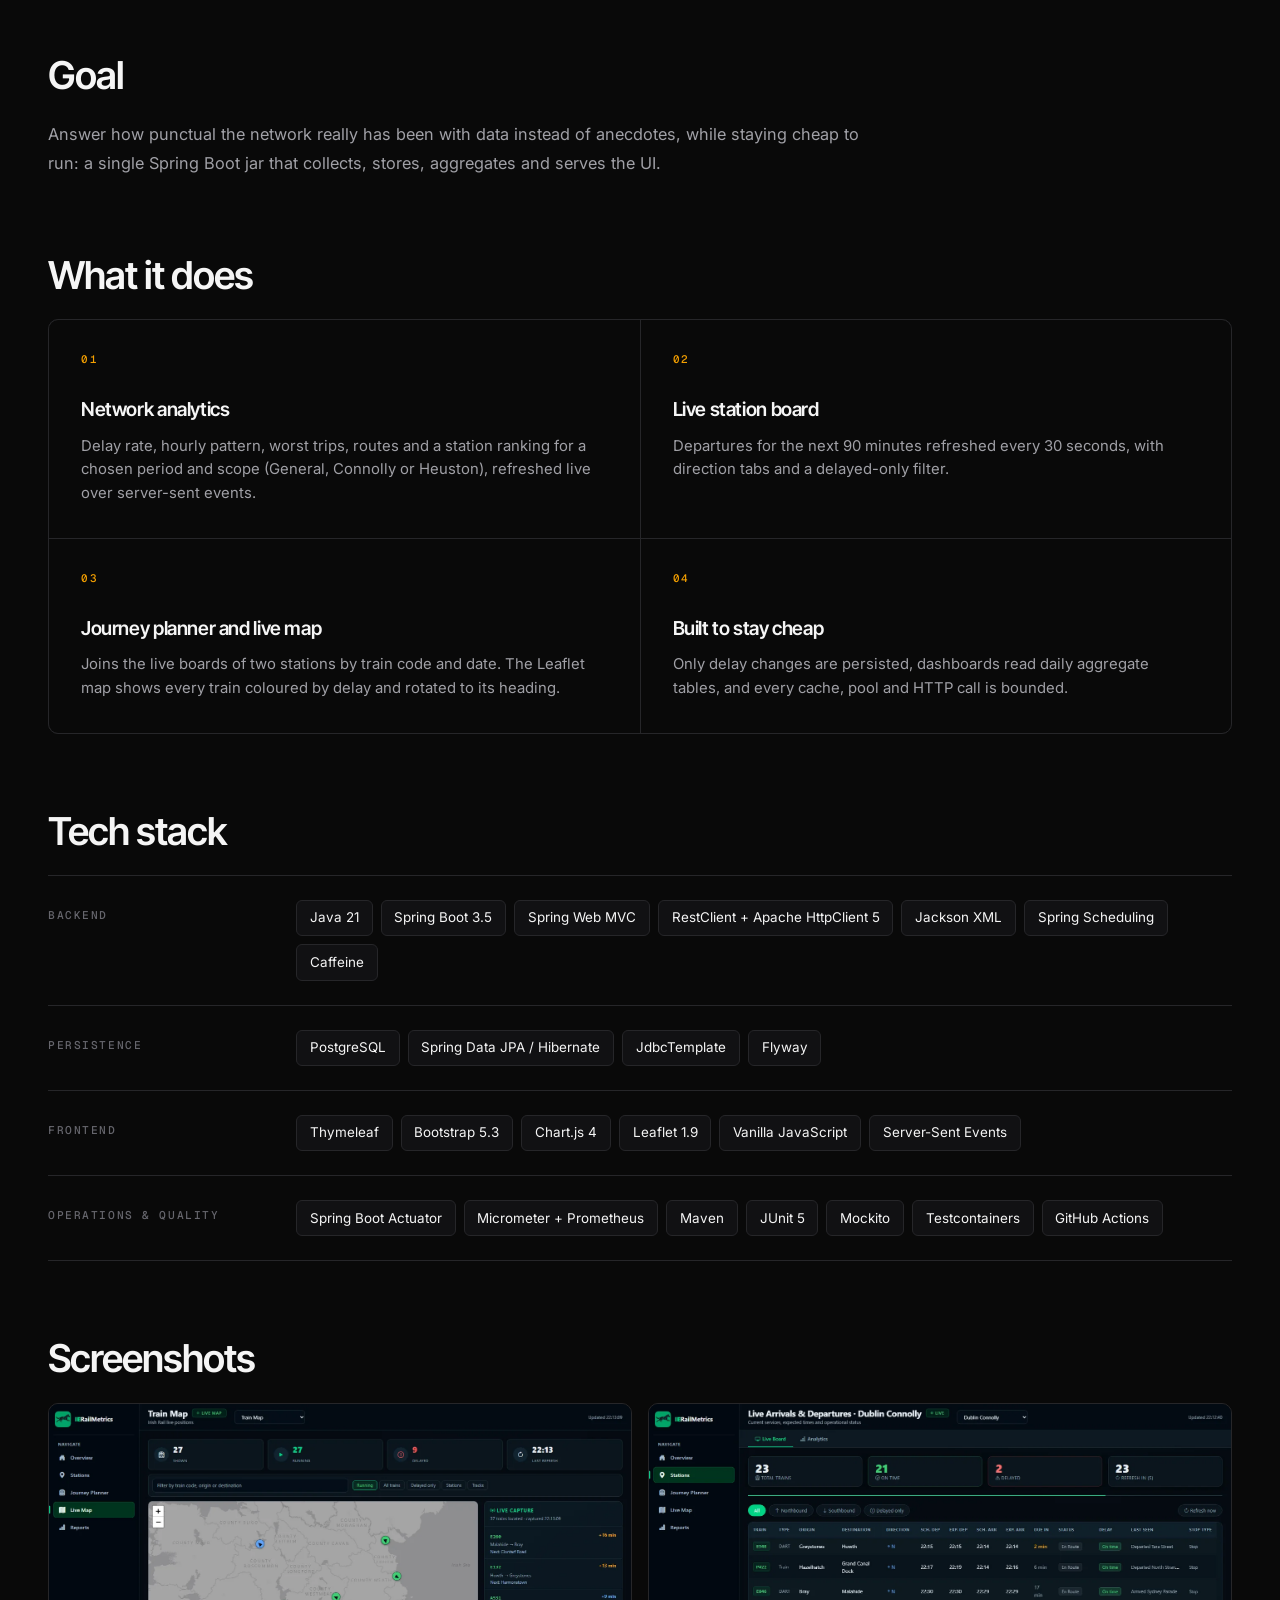
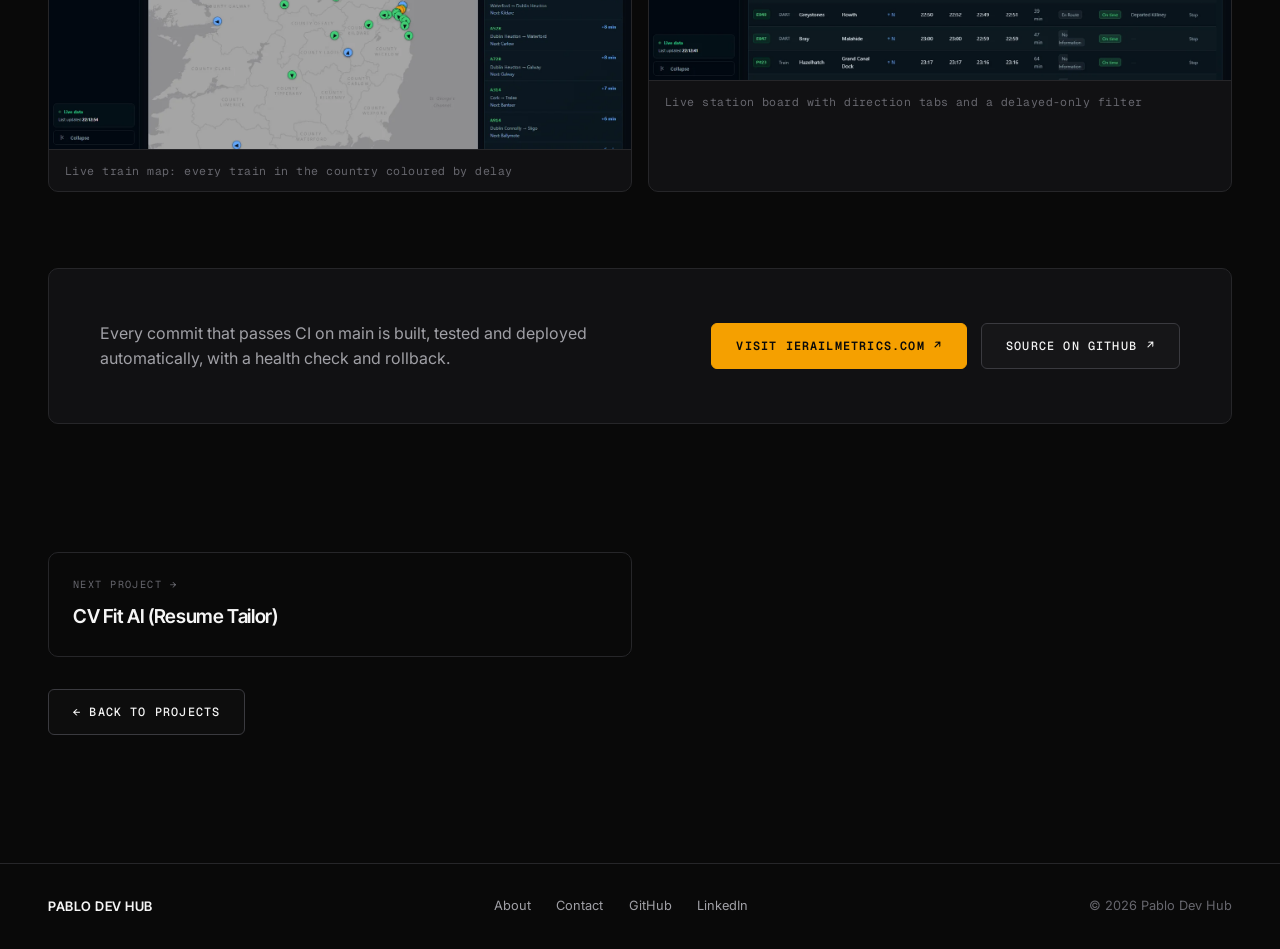
<file: pages/projects/projeto1.html>
<!DOCTYPE html>
<html lang="en">
<head>
    <meta charset="UTF-8">
    <meta name="viewport" content="width=device-width, initial-scale=1.0, viewport-fit=cover">
    <title>Pablo Dev Hub — Irish Rail Delay Tracker</title>
    <meta name="description" content="Irish Rail Delay Tracker: Real-time monitoring and analytics platform for the Irish Rail network.">
    <meta name="theme-color" content="#090909">
    <meta property="og:type" content="website">
    <meta property="og:site_name" content="Pablo Dev Hub">
    <meta property="og:title" content="Pablo Dev Hub">
    <meta property="og:description" content="Backend and full stack engineering: real-time systems, AI products and mobile apps.">
    <meta property="og:image" content="https://pablodevhub.com/assets/img/brand/social-card.png">
    <meta property="og:image:type" content="image/png">
    <meta property="og:image:width" content="1200">
    <meta property="og:image:height" content="630">
    <meta property="og:image:alt" content="Pablo Dev Hub, backend and full stack engineering">
    <meta name="twitter:card" content="summary_large_image">
    <meta name="twitter:title" content="Pablo Dev Hub">
    <meta name="twitter:description" content="Backend and full stack engineering: real-time systems, AI products and mobile apps.">
    <meta name="twitter:image" content="https://pablodevhub.com/assets/img/brand/social-card.png">
    <link rel="icon" href="../../favicon.ico?v=3" sizes="48x48">
    <link rel="icon" href="../../assets/img/brand/favicon-v3.svg" type="image/svg+xml">
    <link rel="apple-touch-icon" href="../../assets/img/brand/apple-touch-icon-v3.png">
    <script>document.documentElement.classList.add('js')</script>
    <link rel="preconnect" href="https://fonts.googleapis.com">
    <link rel="preconnect" href="https://fonts.gstatic.com" crossorigin>
    <link rel="preload" href="https://fonts.googleapis.com/css2?family=Geist+Mono:wght@400;500&family=Inter+Tight:wght@500;600;700&family=Inter:wght@400;500;600&display=swap" as="style" onload="this.onload=null;this.rel='stylesheet'">
    <noscript><link href="https://fonts.googleapis.com/css2?family=Geist+Mono:wght@400;500&family=Inter+Tight:wght@500;600;700&family=Inter:wght@400;500;600&display=swap" rel="stylesheet"></noscript>
    <link rel="stylesheet" href="../../assets/css/style.css">
    <script src="../../assets/js/config.js" defer></script>
    <script src="../../assets/js/script.js" defer></script>
</head>
<body>
    <a class="skip-link" href="#main">Skip to content</a>
    <div id="scroll-progress"></div>
    <header class="site-header">
        <div class="site-header__inner container">
            <a class="brand" href="../../index.html" aria-label="Pablo Dev Hub, home">
                <span class="brand__name">Pablo Dev Hub</span>
                <span class="brand__ver" aria-hidden="true">v2.0</span>
            </a>
            <nav class="site-nav" id="site-nav" aria-label="Primary">
                <ul>
                    <li><a href="../../index.html#about">About</a></li>
                    <li><a href="../../index.html#expertise">Expertise</a></li>
                    <li><a href="../../index.html#projects">Projects</a></li>
                    <li><a href="../../index.html#timeline">Timeline</a></li>
                </ul>
                <a class="btn btn-outline btn-sm site-nav__cta-mobile" href="../../index.html#contact">Get in touch <span class="arrow" aria-hidden="true">↗</span></a>
            </nav>
            <a class="btn btn-outline btn-sm header-cta" href="../../index.html#contact">Get in touch <span class="arrow" aria-hidden="true">↗</span></a>
            <button class="nav-toggle" type="button" aria-label="Open menu" aria-expanded="false" aria-controls="site-nav"><span></span><span></span></button>
        </div>
    </header>

    <main id="main">
        <section class="page-hero">
            <div class="container">
                <p class="hero-greeting">Project 01 — Full Stack · Real-time</p>
                <h1 class="hero-title">Irish Rail <span class="accent-text">Delay Tracker</span></h1>
                <p class="hero-subtitle">Real-time monitoring and analytics platform for the Irish Rail network.</p>
                <div class="hero-actions"><a href="https://ierailmetrics.com/overview" target="_blank" rel="noopener noreferrer" class="btn btn-primary">Visit ierailmetrics.com <span class="arrow" aria-hidden="true">↗</span></a><a href="https://github.com/Pablokaer/RailDelayTracker" target="_blank" rel="noopener noreferrer" class="btn btn-secondary">View on GitHub <span class="arrow" aria-hidden="true">↗</span></a></div>
                <div class="page-hero__media" style="--cover-bg:#070d14">
                    <img class="cover-logo" src="../../assets/img/projects/rail-cover.webp" alt="IERailMetrics logo: a wolfhound carrying a mailbag" width="900" height="561" decoding="async">
                </div>
            </div>
        </section>

        <section class="about-content">
            <div class="project-detail">
                <div class="project-meta" data-reveal><span class="project-tag-label">Java</span><span class="project-tag-label">Spring Boot</span><span class="project-tag-label">PostgreSQL</span><span class="project-tag-label">Real-time</span></div>

                <div class="project-description-block" data-reveal>
                    <h2>About the project</h2>
                    <p><strong>RailDelayTracker</strong> (branded <strong>IERailMetrics</strong> in the browser) polls the public Irish Rail realtime API around the clock, keeps a history of every delay it observes in PostgreSQL, and turns that history into dashboards: which stations, routes, hours and destinations run late, how often, and by how much.</p>
                    <p>Alongside the analytics it offers live departure boards, a station-to-station journey planner and a live map of every train in the country. It started with the DART coastal line from Dublin Connolly and now also tracks the Heuston side of the network.</p>
                </div>

                <div class="project-description-block" data-reveal>
                    <h2>Goal</h2>
                    <p>Answer how punctual the network really has been with data instead of anecdotes, while staying cheap to run: a single Spring Boot jar that collects, stores, aggregates and serves the UI.</p>
                </div>

                <div class="tech-section" data-reveal>
                    <h2>What it does</h2>
                    <div class="tech-highlight-grid">
                        <div class="tech-highlight-card"><h4>Network analytics</h4><p>Delay rate, hourly pattern, worst trips, routes and a station ranking for a chosen period and scope (General, Connolly or Heuston), refreshed live over server-sent events.</p></div>
                        <div class="tech-highlight-card"><h4>Live station board</h4><p>Departures for the next 90 minutes refreshed every 30 seconds, with direction tabs and a delayed-only filter.</p></div>
                        <div class="tech-highlight-card"><h4>Journey planner and live map</h4><p>Joins the live boards of two stations by train code and date. The Leaflet map shows every train coloured by delay and rotated to its heading.</p></div>
                        <div class="tech-highlight-card"><h4>Built to stay cheap</h4><p>Only delay changes are persisted, dashboards read daily aggregate tables, and every cache, pool and HTTP call is bounded.</p></div>
                    </div>
                </div>

                <div class="tech-section" data-reveal>
                    <h2>Tech stack</h2>
                    <div class="tech-group">
                        <h3>Backend</h3>
                        <div class="tech-badges"><div class="skill-badge">Java 21</div><div class="skill-badge">Spring Boot 3.5</div><div class="skill-badge">Spring Web MVC</div><div class="skill-badge">RestClient + Apache HttpClient 5</div><div class="skill-badge">Jackson XML</div><div class="skill-badge">Spring Scheduling</div><div class="skill-badge">Caffeine</div></div>
                    </div>
                    <div class="tech-group">
                        <h3>Persistence</h3>
                        <div class="tech-badges"><div class="skill-badge">PostgreSQL</div><div class="skill-badge">Spring Data JPA / Hibernate</div><div class="skill-badge">JdbcTemplate</div><div class="skill-badge">Flyway</div></div>
                    </div>
                    <div class="tech-group">
                        <h3>Frontend</h3>
                        <div class="tech-badges"><div class="skill-badge">Thymeleaf</div><div class="skill-badge">Bootstrap 5.3</div><div class="skill-badge">Chart.js 4</div><div class="skill-badge">Leaflet 1.9</div><div class="skill-badge">Vanilla JavaScript</div><div class="skill-badge">Server-Sent Events</div></div>
                    </div>
                    <div class="tech-group">
                        <h3>Operations & quality</h3>
                        <div class="tech-badges"><div class="skill-badge">Spring Boot Actuator</div><div class="skill-badge">Micrometer + Prometheus</div><div class="skill-badge">Maven</div><div class="skill-badge">JUnit 5</div><div class="skill-badge">Mockito</div><div class="skill-badge">Testcontainers</div><div class="skill-badge">GitHub Actions</div></div>
                    </div>
                </div>

                <div class="tech-section" data-reveal>
                    <h2>Screenshots</h2>
                    <div class="gallery">
                        <figure class="gallery__item"><img src="../../assets/img/projects/rail-map.webp" alt="Live train map: every train in the country coloured by delay" width="1400" height="831" loading="lazy" decoding="async"><figcaption>Live train map: every train in the country coloured by delay</figcaption></figure>
                        <figure class="gallery__item"><img src="../../assets/img/projects/rail-board.webp" alt="Live station board with direction tabs and a delayed-only filter" width="1400" height="665" loading="lazy" decoding="async"><figcaption>Live station board with direction tabs and a delayed-only filter</figcaption></figure>
                    </div>
                </div>

                <div class="project-link-section" data-reveal>
                    <p>Every commit that passes CI on main is built, tested and deployed automatically, with a health check and rollback.</p>
                    <div class="hero-actions" style="margin:0"><a href="https://ierailmetrics.com/overview" target="_blank" rel="noopener noreferrer" class="btn btn-primary">Visit ierailmetrics.com <span class="arrow" aria-hidden="true">↗</span></a><a href="https://github.com/Pablokaer/RailDelayTracker" target="_blank" rel="noopener noreferrer" class="btn btn-secondary">Source on GitHub <span class="arrow" aria-hidden="true">↗</span></a></div>
                </div>
            </div>
        </section>

        <section class="back-section">
            <nav class="project-pager" aria-label="Project navigation"><a href="projeto2.html"><span class="label">Next project →</span><span>CV Fit AI (Resume Tailor)</span></a></nav>
            <div style="margin-top:2rem"><a href="../../index.html#projects" class="btn btn-secondary">← Back to projects</a></div>
        </section>
    </main>

    <footer class="site-footer">
        <div class="container site-footer__inner">
            <span class="brand__name">Pablo Dev Hub</span>
            <nav aria-label="Footer">
                <ul>
                    <li><a href="../../pages/about.html">About</a></li>
                    <li><a href="../../pages/contact.html">Contact</a></li>
                    <li><a href="https://github.com/Pablokaer" data-link="github" target="_blank" rel="noopener noreferrer">GitHub</a></li>
                    <li><a href="https://www.linkedin.com/in/pablo-carvalh0" data-link="linkedin" target="_blank" rel="noopener noreferrer">LinkedIn</a></li>
                </ul>
            </nav>
            <span>&copy; <span data-year>2026</span> Pablo Dev Hub</span>
        </div>
    </footer>
    <button id="back-to-top" type="button" aria-label="Back to top"><span aria-hidden="true">↑</span></button>
</body>
</html>
</file>
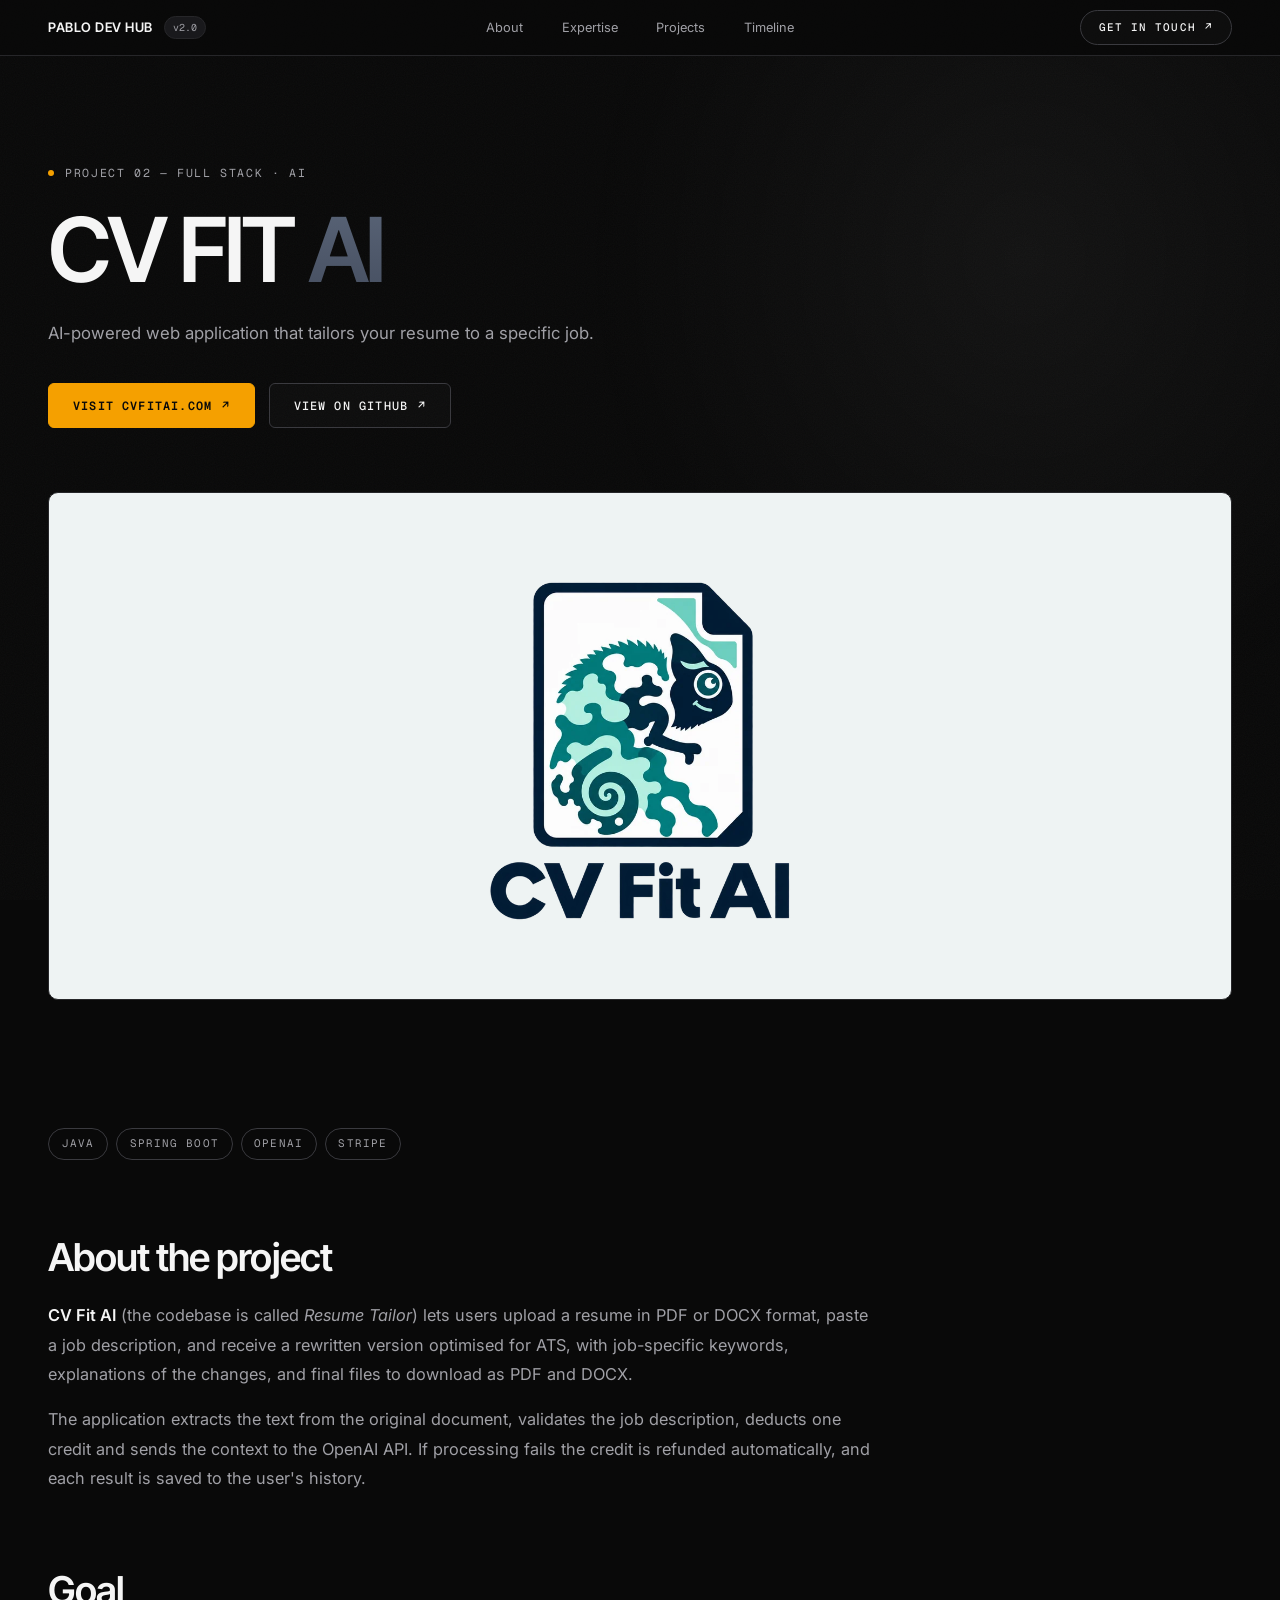
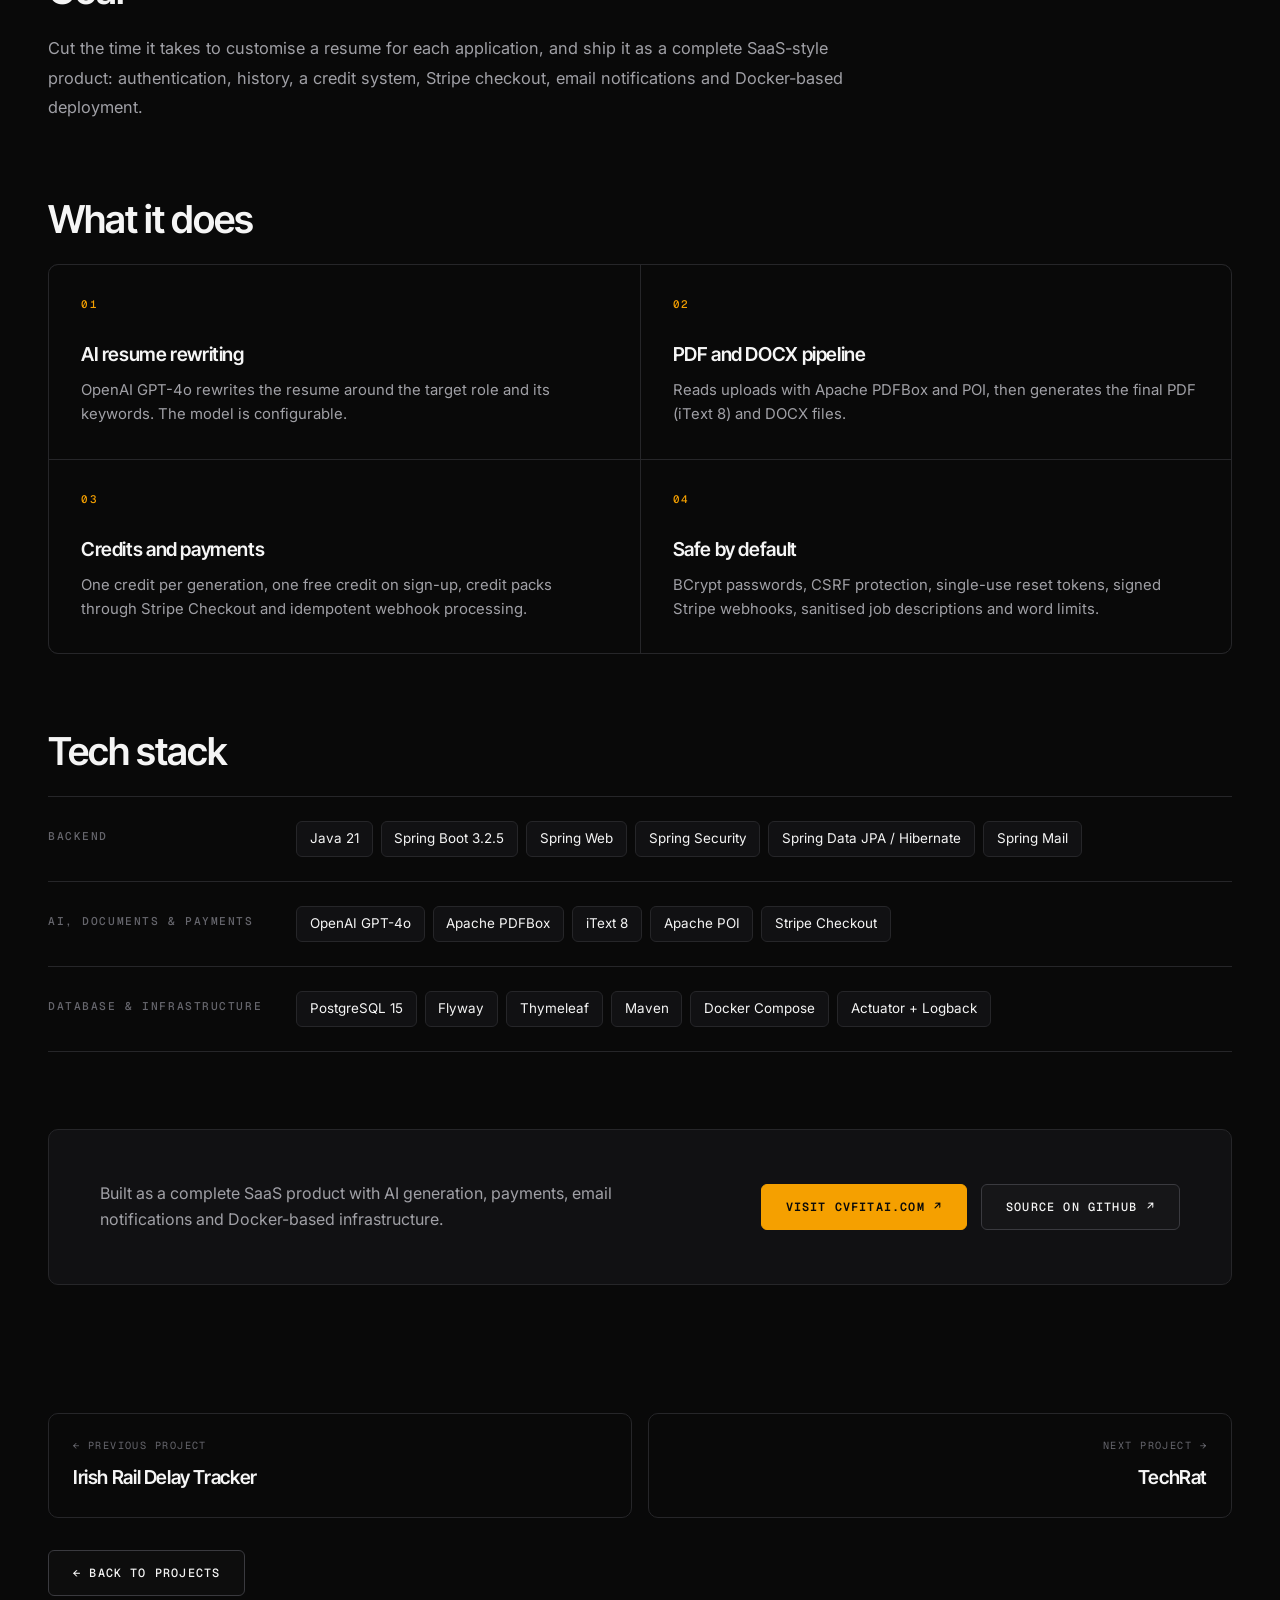
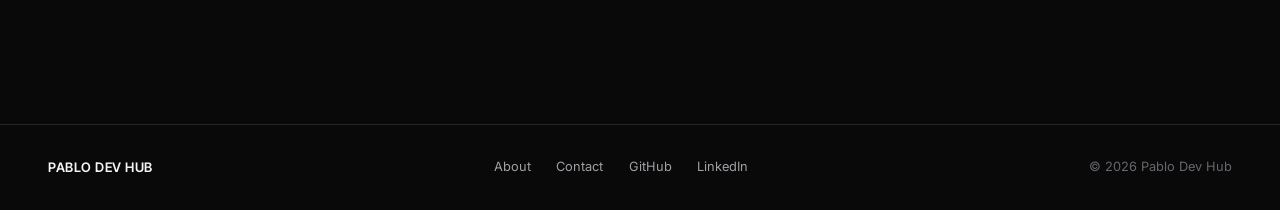
<file: pages/projects/projeto2.html>
<!DOCTYPE html>
<html lang="en">
<head>
    <meta charset="UTF-8">
    <meta name="viewport" content="width=device-width, initial-scale=1.0, viewport-fit=cover">
    <title>Pablo Dev Hub — CV Fit AI</title>
    <meta name="description" content="CV Fit AI: AI-powered web application that tailors your resume to a specific job.">
    <meta name="theme-color" content="#090909">
    <meta property="og:type" content="website">
    <meta property="og:site_name" content="Pablo Dev Hub">
    <meta property="og:title" content="Pablo Dev Hub">
    <meta property="og:description" content="Backend and full stack engineering: real-time systems, AI products and mobile apps.">
    <meta property="og:image" content="https://pablodevhub.com/assets/img/brand/social-card.png">
    <meta property="og:image:type" content="image/png">
    <meta property="og:image:width" content="1200">
    <meta property="og:image:height" content="630">
    <meta property="og:image:alt" content="Pablo Dev Hub, backend and full stack engineering">
    <meta name="twitter:card" content="summary_large_image">
    <meta name="twitter:title" content="Pablo Dev Hub">
    <meta name="twitter:description" content="Backend and full stack engineering: real-time systems, AI products and mobile apps.">
    <meta name="twitter:image" content="https://pablodevhub.com/assets/img/brand/social-card.png">
    <link rel="icon" href="../../favicon.ico?v=3" sizes="48x48">
    <link rel="icon" href="../../assets/img/brand/favicon-v3.svg" type="image/svg+xml">
    <link rel="apple-touch-icon" href="../../assets/img/brand/apple-touch-icon-v3.png">
    <script>document.documentElement.classList.add('js')</script>
    <link rel="preconnect" href="https://fonts.googleapis.com">
    <link rel="preconnect" href="https://fonts.gstatic.com" crossorigin>
    <link rel="preload" href="https://fonts.googleapis.com/css2?family=Geist+Mono:wght@400;500&family=Inter+Tight:wght@500;600;700&family=Inter:wght@400;500;600&display=swap" as="style" onload="this.onload=null;this.rel='stylesheet'">
    <noscript><link href="https://fonts.googleapis.com/css2?family=Geist+Mono:wght@400;500&family=Inter+Tight:wght@500;600;700&family=Inter:wght@400;500;600&display=swap" rel="stylesheet"></noscript>
    <link rel="stylesheet" href="../../assets/css/style.css">
    <script src="../../assets/js/config.js" defer></script>
    <script src="../../assets/js/script.js" defer></script>
</head>
<body>
    <a class="skip-link" href="#main">Skip to content</a>
    <div id="scroll-progress"></div>
    <header class="site-header">
        <div class="site-header__inner container">
            <a class="brand" href="../../index.html" aria-label="Pablo Dev Hub, home">
                <span class="brand__name">Pablo Dev Hub</span>
                <span class="brand__ver" aria-hidden="true">v2.0</span>
            </a>
            <nav class="site-nav" id="site-nav" aria-label="Primary">
                <ul>
                    <li><a href="../../index.html#about">About</a></li>
                    <li><a href="../../index.html#expertise">Expertise</a></li>
                    <li><a href="../../index.html#projects">Projects</a></li>
                    <li><a href="../../index.html#timeline">Timeline</a></li>
                </ul>
                <a class="btn btn-outline btn-sm site-nav__cta-mobile" href="../../index.html#contact">Get in touch <span class="arrow" aria-hidden="true">↗</span></a>
            </nav>
            <a class="btn btn-outline btn-sm header-cta" href="../../index.html#contact">Get in touch <span class="arrow" aria-hidden="true">↗</span></a>
            <button class="nav-toggle" type="button" aria-label="Open menu" aria-expanded="false" aria-controls="site-nav"><span></span><span></span></button>
        </div>
    </header>

    <main id="main">
        <section class="page-hero">
            <div class="container">
                <p class="hero-greeting">Project 02 — Full Stack · AI</p>
                <h1 class="hero-title">CV Fit <span class="accent-text">AI</span></h1>
                <p class="hero-subtitle">AI-powered web application that tailors your resume to a specific job.</p>
                <div class="hero-actions"><a href="https://cvfitai.com/" target="_blank" rel="noopener noreferrer" class="btn btn-primary">Visit cvfitai.com <span class="arrow" aria-hidden="true">↗</span></a><a href="https://github.com/Pablokaer/CVAdjuster" target="_blank" rel="noopener noreferrer" class="btn btn-secondary">View on GitHub <span class="arrow" aria-hidden="true">↗</span></a></div>
                <div class="page-hero__media" style="--cover-bg:#eef3f3">
                    <img class="cover-logo" src="../../assets/img/projects/cvfitai-cover.webp" alt="CV Fit AI logo: a chameleon on a document" width="800" height="761" decoding="async">
                </div>
            </div>
        </section>

        <section class="about-content">
            <div class="project-detail">
                <div class="project-meta" data-reveal><span class="project-tag-label">Java</span><span class="project-tag-label">Spring Boot</span><span class="project-tag-label">OpenAI</span><span class="project-tag-label">Stripe</span></div>

                <div class="project-description-block" data-reveal>
                    <h2>About the project</h2>
                    <p><strong>CV Fit AI</strong> (the codebase is called <em>Resume Tailor</em>) lets users upload a resume in PDF or DOCX format, paste a job description, and receive a rewritten version optimised for ATS, with job-specific keywords, explanations of the changes, and final files to download as PDF and DOCX.</p>
                    <p>The application extracts the text from the original document, validates the job description, deducts one credit and sends the context to the OpenAI API. If processing fails the credit is refunded automatically, and each result is saved to the user's history.</p>
                </div>

                <div class="project-description-block" data-reveal>
                    <h2>Goal</h2>
                    <p>Cut the time it takes to customise a resume for each application, and ship it as a complete SaaS-style product: authentication, history, a credit system, Stripe checkout, email notifications and Docker-based deployment.</p>
                </div>

                <div class="tech-section" data-reveal>
                    <h2>What it does</h2>
                    <div class="tech-highlight-grid">
                        <div class="tech-highlight-card"><h4>AI resume rewriting</h4><p>OpenAI GPT-4o rewrites the resume around the target role and its keywords. The model is configurable.</p></div>
                        <div class="tech-highlight-card"><h4>PDF and DOCX pipeline</h4><p>Reads uploads with Apache PDFBox and POI, then generates the final PDF (iText 8) and DOCX files.</p></div>
                        <div class="tech-highlight-card"><h4>Credits and payments</h4><p>One credit per generation, one free credit on sign-up, credit packs through Stripe Checkout and idempotent webhook processing.</p></div>
                        <div class="tech-highlight-card"><h4>Safe by default</h4><p>BCrypt passwords, CSRF protection, single-use reset tokens, signed Stripe webhooks, sanitised job descriptions and word limits.</p></div>
                    </div>
                </div>

                <div class="tech-section" data-reveal>
                    <h2>Tech stack</h2>
                    <div class="tech-group">
                        <h3>Backend</h3>
                        <div class="tech-badges"><div class="skill-badge">Java 21</div><div class="skill-badge">Spring Boot 3.2.5</div><div class="skill-badge">Spring Web</div><div class="skill-badge">Spring Security</div><div class="skill-badge">Spring Data JPA / Hibernate</div><div class="skill-badge">Spring Mail</div></div>
                    </div>
                    <div class="tech-group">
                        <h3>AI, documents & payments</h3>
                        <div class="tech-badges"><div class="skill-badge">OpenAI GPT-4o</div><div class="skill-badge">Apache PDFBox</div><div class="skill-badge">iText 8</div><div class="skill-badge">Apache POI</div><div class="skill-badge">Stripe Checkout</div></div>
                    </div>
                    <div class="tech-group">
                        <h3>Database & infrastructure</h3>
                        <div class="tech-badges"><div class="skill-badge">PostgreSQL 15</div><div class="skill-badge">Flyway</div><div class="skill-badge">Thymeleaf</div><div class="skill-badge">Maven</div><div class="skill-badge">Docker Compose</div><div class="skill-badge">Actuator + Logback</div></div>
                    </div>
                </div>

                <div class="project-link-section" data-reveal>
                    <p>Built as a complete SaaS product with AI generation, payments, email notifications and Docker-based infrastructure.</p>
                    <div class="hero-actions" style="margin:0"><a href="https://cvfitai.com/" target="_blank" rel="noopener noreferrer" class="btn btn-primary">Visit cvfitai.com <span class="arrow" aria-hidden="true">↗</span></a><a href="https://github.com/Pablokaer/CVAdjuster" target="_blank" rel="noopener noreferrer" class="btn btn-secondary">Source on GitHub <span class="arrow" aria-hidden="true">↗</span></a></div>
                </div>
            </div>
        </section>

        <section class="back-section">
            <nav class="project-pager" aria-label="Project navigation"><a href="projeto1.html"><span class="label">← Previous project</span><span>Irish Rail Delay Tracker</span></a><a href="projeto3.html"><span class="label">Next project →</span><span>TechRat</span></a></nav>
            <div style="margin-top:2rem"><a href="../../index.html#projects" class="btn btn-secondary">← Back to projects</a></div>
        </section>
    </main>

    <footer class="site-footer">
        <div class="container site-footer__inner">
            <span class="brand__name">Pablo Dev Hub</span>
            <nav aria-label="Footer">
                <ul>
                    <li><a href="../../pages/about.html">About</a></li>
                    <li><a href="../../pages/contact.html">Contact</a></li>
                    <li><a href="https://github.com/Pablokaer" data-link="github" target="_blank" rel="noopener noreferrer">GitHub</a></li>
                    <li><a href="https://www.linkedin.com/in/pablo-carvalh0" data-link="linkedin" target="_blank" rel="noopener noreferrer">LinkedIn</a></li>
                </ul>
            </nav>
            <span>&copy; <span data-year>2026</span> Pablo Dev Hub</span>
        </div>
    </footer>
    <button id="back-to-top" type="button" aria-label="Back to top"><span aria-hidden="true">↑</span></button>
</body>
</html>
</file>
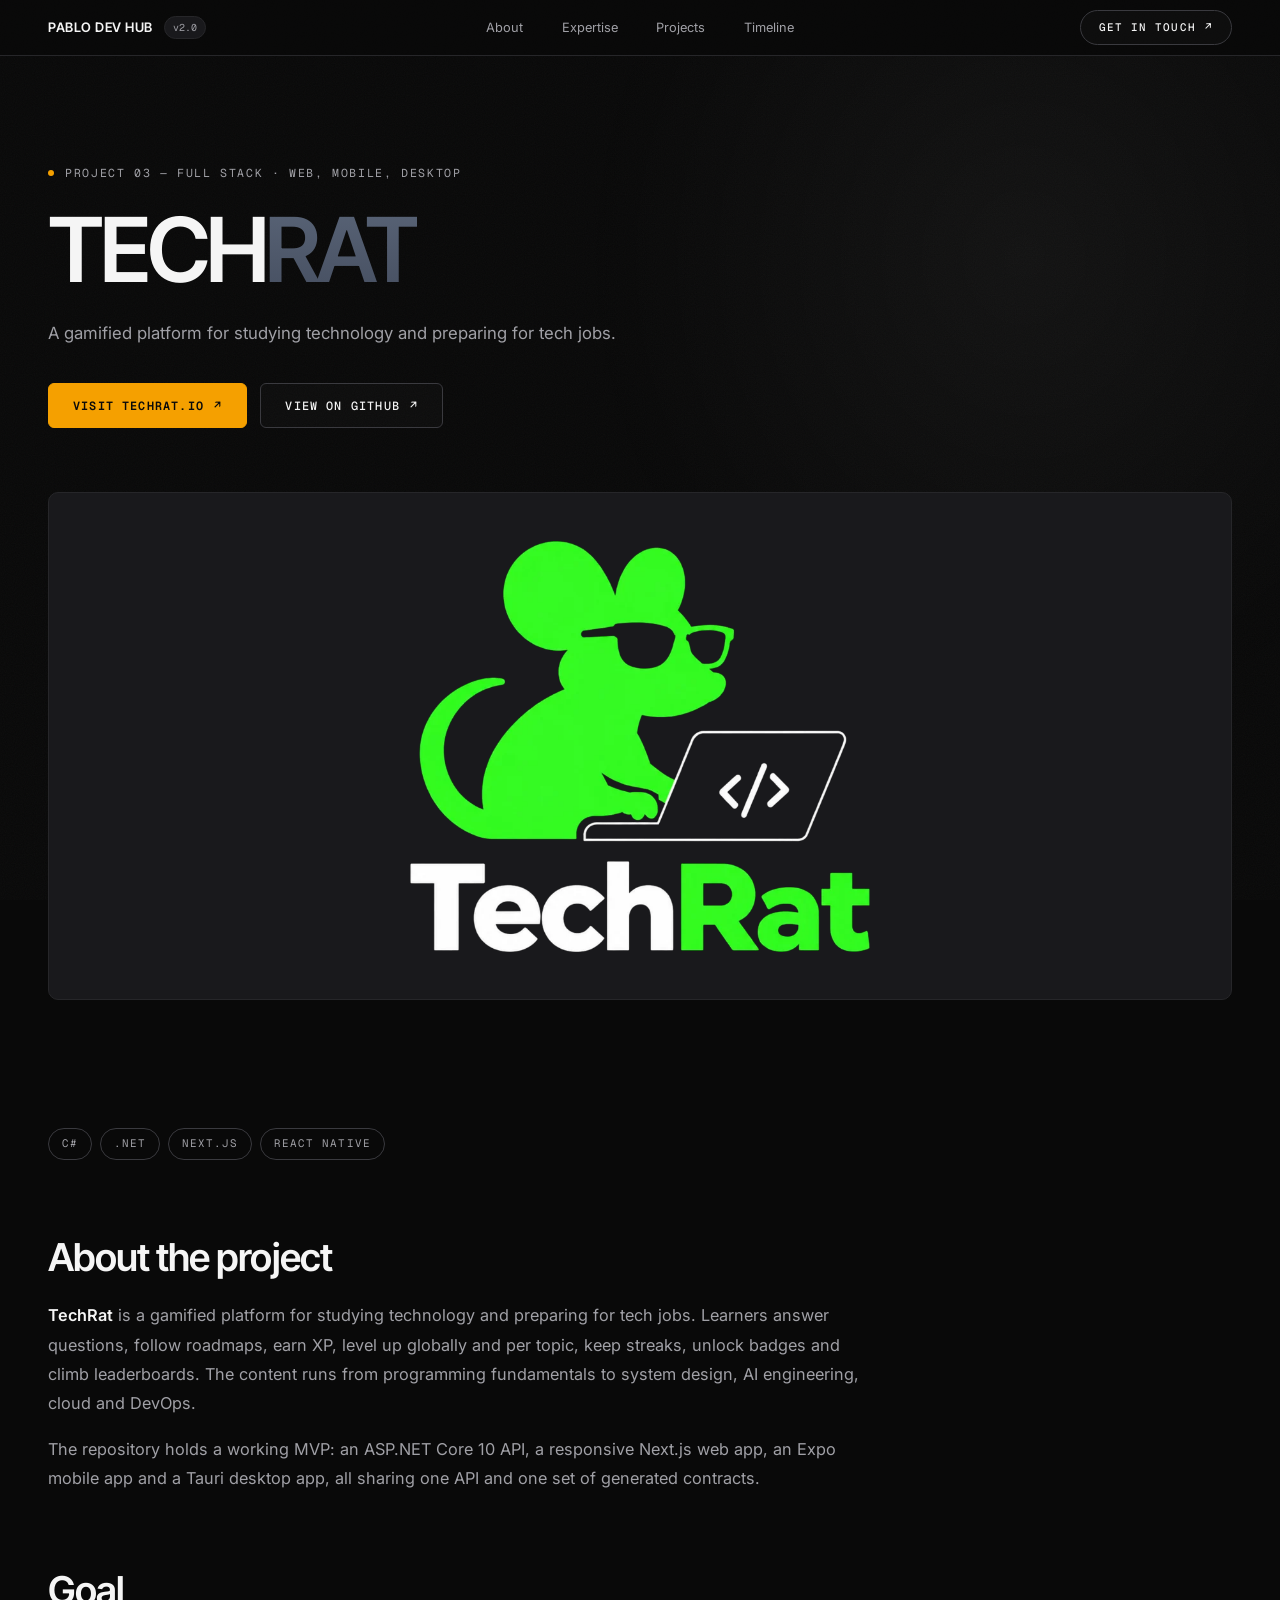
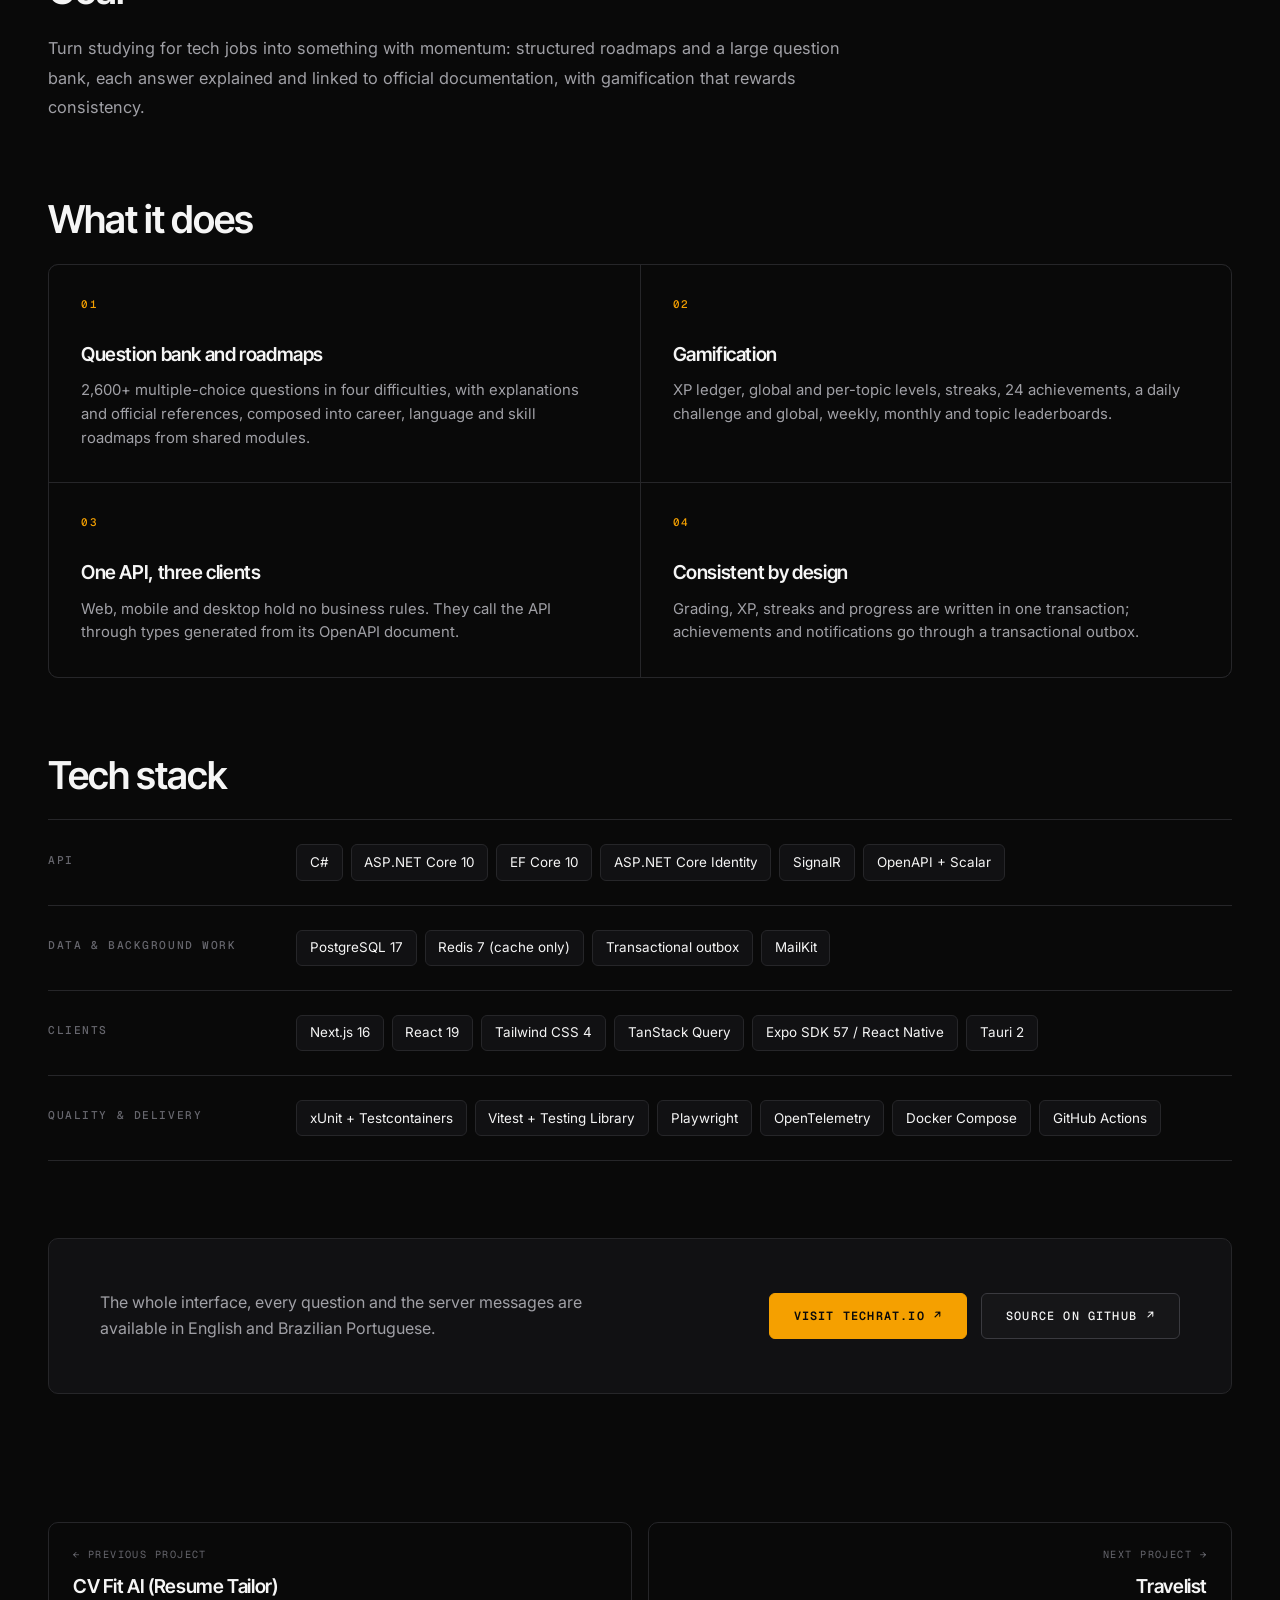
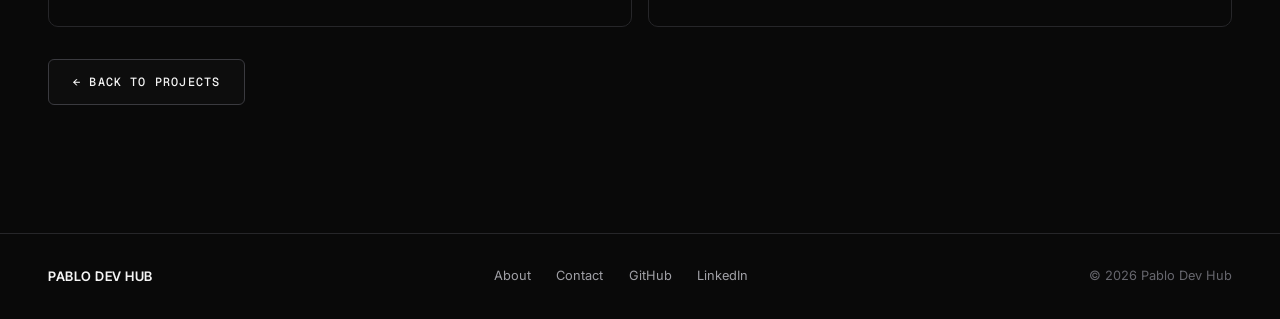
<file: pages/projects/projeto3.html>
<!DOCTYPE html>
<html lang="en">
<head>
    <meta charset="UTF-8">
    <meta name="viewport" content="width=device-width, initial-scale=1.0, viewport-fit=cover">
    <title>Pablo Dev Hub — TechRat</title>
    <meta name="description" content="TechRat: A gamified platform for studying technology and preparing for tech jobs.">
    <meta name="theme-color" content="#090909">
    <meta property="og:type" content="website">
    <meta property="og:site_name" content="Pablo Dev Hub">
    <meta property="og:title" content="Pablo Dev Hub">
    <meta property="og:description" content="Backend and full stack engineering: real-time systems, AI products and mobile apps.">
    <meta property="og:image" content="https://pablodevhub.com/assets/img/brand/social-card.png">
    <meta property="og:image:type" content="image/png">
    <meta property="og:image:width" content="1200">
    <meta property="og:image:height" content="630">
    <meta property="og:image:alt" content="Pablo Dev Hub, backend and full stack engineering">
    <meta name="twitter:card" content="summary_large_image">
    <meta name="twitter:title" content="Pablo Dev Hub">
    <meta name="twitter:description" content="Backend and full stack engineering: real-time systems, AI products and mobile apps.">
    <meta name="twitter:image" content="https://pablodevhub.com/assets/img/brand/social-card.png">
    <link rel="icon" href="../../favicon.ico?v=3" sizes="48x48">
    <link rel="icon" href="../../assets/img/brand/favicon-v3.svg" type="image/svg+xml">
    <link rel="apple-touch-icon" href="../../assets/img/brand/apple-touch-icon-v3.png">
    <script>document.documentElement.classList.add('js')</script>
    <link rel="preconnect" href="https://fonts.googleapis.com">
    <link rel="preconnect" href="https://fonts.gstatic.com" crossorigin>
    <link rel="preload" href="https://fonts.googleapis.com/css2?family=Geist+Mono:wght@400;500&family=Inter+Tight:wght@500;600;700&family=Inter:wght@400;500;600&display=swap" as="style" onload="this.onload=null;this.rel='stylesheet'">
    <noscript><link href="https://fonts.googleapis.com/css2?family=Geist+Mono:wght@400;500&family=Inter+Tight:wght@500;600;700&family=Inter:wght@400;500;600&display=swap" rel="stylesheet"></noscript>
    <link rel="stylesheet" href="../../assets/css/style.css">
    <script src="../../assets/js/config.js" defer></script>
    <script src="../../assets/js/script.js" defer></script>
</head>
<body>
    <a class="skip-link" href="#main">Skip to content</a>
    <div id="scroll-progress"></div>
    <header class="site-header">
        <div class="site-header__inner container">
            <a class="brand" href="../../index.html" aria-label="Pablo Dev Hub, home">
                <span class="brand__name">Pablo Dev Hub</span>
                <span class="brand__ver" aria-hidden="true">v2.0</span>
            </a>
            <nav class="site-nav" id="site-nav" aria-label="Primary">
                <ul>
                    <li><a href="../../index.html#about">About</a></li>
                    <li><a href="../../index.html#expertise">Expertise</a></li>
                    <li><a href="../../index.html#projects">Projects</a></li>
                    <li><a href="../../index.html#timeline">Timeline</a></li>
                </ul>
                <a class="btn btn-outline btn-sm site-nav__cta-mobile" href="../../index.html#contact">Get in touch <span class="arrow" aria-hidden="true">↗</span></a>
            </nav>
            <a class="btn btn-outline btn-sm header-cta" href="../../index.html#contact">Get in touch <span class="arrow" aria-hidden="true">↗</span></a>
            <button class="nav-toggle" type="button" aria-label="Open menu" aria-expanded="false" aria-controls="site-nav"><span></span><span></span></button>
        </div>
    </header>

    <main id="main">
        <section class="page-hero">
            <div class="container">
                <p class="hero-greeting">Project 03 — Full Stack · Web, Mobile, Desktop</p>
                <h1 class="hero-title">Tech<span class="accent-text">Rat</span></h1>
                <p class="hero-subtitle">A gamified platform for studying technology and preparing for tech jobs.</p>
                <div class="hero-actions"><a href="https://techrat.io" target="_blank" rel="noopener noreferrer" class="btn btn-primary">Visit techrat.io <span class="arrow" aria-hidden="true">↗</span></a><a href="https://github.com/Pablokaer/techrat" target="_blank" rel="noopener noreferrer" class="btn btn-secondary">View on GitHub <span class="arrow" aria-hidden="true">↗</span></a></div>
                <div class="page-hero__media" style="--cover-bg:#19191c">
                    <img class="cover-logo" src="../../assets/img/projects/techrat-cover.webp" alt="TechRat logo: a rat with sunglasses coding on a laptop" width="720" height="644" decoding="async">
                </div>
            </div>
        </section>

        <section class="about-content">
            <div class="project-detail">
                <div class="project-meta" data-reveal><span class="project-tag-label">C#</span><span class="project-tag-label">.NET</span><span class="project-tag-label">Next.js</span><span class="project-tag-label">React Native</span></div>

                <div class="project-description-block" data-reveal>
                    <h2>About the project</h2>
                    <p><strong>TechRat</strong> is a gamified platform for studying technology and preparing for tech jobs. Learners answer questions, follow roadmaps, earn XP, level up globally and per topic, keep streaks, unlock badges and climb leaderboards. The content runs from programming fundamentals to system design, AI engineering, cloud and DevOps.</p>
                    <p>The repository holds a working MVP: an ASP.NET Core 10 API, a responsive Next.js web app, an Expo mobile app and a Tauri desktop app, all sharing one API and one set of generated contracts.</p>
                </div>

                <div class="project-description-block" data-reveal>
                    <h2>Goal</h2>
                    <p>Turn studying for tech jobs into something with momentum: structured roadmaps and a large question bank, each answer explained and linked to official documentation, with gamification that rewards consistency.</p>
                </div>

                <div class="tech-section" data-reveal>
                    <h2>What it does</h2>
                    <div class="tech-highlight-grid">
                        <div class="tech-highlight-card"><h4>Question bank and roadmaps</h4><p>2,600+ multiple-choice questions in four difficulties, with explanations and official references, composed into career, language and skill roadmaps from shared modules.</p></div>
                        <div class="tech-highlight-card"><h4>Gamification</h4><p>XP ledger, global and per-topic levels, streaks, 24 achievements, a daily challenge and global, weekly, monthly and topic leaderboards.</p></div>
                        <div class="tech-highlight-card"><h4>One API, three clients</h4><p>Web, mobile and desktop hold no business rules. They call the API through types generated from its OpenAPI document.</p></div>
                        <div class="tech-highlight-card"><h4>Consistent by design</h4><p>Grading, XP, streaks and progress are written in one transaction; achievements and notifications go through a transactional outbox.</p></div>
                    </div>
                </div>

                <div class="tech-section" data-reveal>
                    <h2>Tech stack</h2>
                    <div class="tech-group">
                        <h3>API</h3>
                        <div class="tech-badges"><div class="skill-badge">C#</div><div class="skill-badge">ASP.NET Core 10</div><div class="skill-badge">EF Core 10</div><div class="skill-badge">ASP.NET Core Identity</div><div class="skill-badge">SignalR</div><div class="skill-badge">OpenAPI + Scalar</div></div>
                    </div>
                    <div class="tech-group">
                        <h3>Data & background work</h3>
                        <div class="tech-badges"><div class="skill-badge">PostgreSQL 17</div><div class="skill-badge">Redis 7 (cache only)</div><div class="skill-badge">Transactional outbox</div><div class="skill-badge">MailKit</div></div>
                    </div>
                    <div class="tech-group">
                        <h3>Clients</h3>
                        <div class="tech-badges"><div class="skill-badge">Next.js 16</div><div class="skill-badge">React 19</div><div class="skill-badge">Tailwind CSS 4</div><div class="skill-badge">TanStack Query</div><div class="skill-badge">Expo SDK 57 / React Native</div><div class="skill-badge">Tauri 2</div></div>
                    </div>
                    <div class="tech-group">
                        <h3>Quality & delivery</h3>
                        <div class="tech-badges"><div class="skill-badge">xUnit + Testcontainers</div><div class="skill-badge">Vitest + Testing Library</div><div class="skill-badge">Playwright</div><div class="skill-badge">OpenTelemetry</div><div class="skill-badge">Docker Compose</div><div class="skill-badge">GitHub Actions</div></div>
                    </div>
                </div>

                <div class="project-link-section" data-reveal>
                    <p>The whole interface, every question and the server messages are available in English and Brazilian Portuguese.</p>
                    <div class="hero-actions" style="margin:0"><a href="https://techrat.io" target="_blank" rel="noopener noreferrer" class="btn btn-primary">Visit techrat.io <span class="arrow" aria-hidden="true">↗</span></a><a href="https://github.com/Pablokaer/techrat" target="_blank" rel="noopener noreferrer" class="btn btn-secondary">Source on GitHub <span class="arrow" aria-hidden="true">↗</span></a></div>
                </div>
            </div>
        </section>

        <section class="back-section">
            <nav class="project-pager" aria-label="Project navigation"><a href="projeto2.html"><span class="label">← Previous project</span><span>CV Fit AI (Resume Tailor)</span></a><a href="projeto4.html"><span class="label">Next project →</span><span>Travelist</span></a></nav>
            <div style="margin-top:2rem"><a href="../../index.html#projects" class="btn btn-secondary">← Back to projects</a></div>
        </section>
    </main>

    <footer class="site-footer">
        <div class="container site-footer__inner">
            <span class="brand__name">Pablo Dev Hub</span>
            <nav aria-label="Footer">
                <ul>
                    <li><a href="../../pages/about.html">About</a></li>
                    <li><a href="../../pages/contact.html">Contact</a></li>
                    <li><a href="https://github.com/Pablokaer" data-link="github" target="_blank" rel="noopener noreferrer">GitHub</a></li>
                    <li><a href="https://www.linkedin.com/in/pablo-carvalh0" data-link="linkedin" target="_blank" rel="noopener noreferrer">LinkedIn</a></li>
                </ul>
            </nav>
            <span>&copy; <span data-year>2026</span> Pablo Dev Hub</span>
        </div>
    </footer>
    <button id="back-to-top" type="button" aria-label="Back to top"><span aria-hidden="true">↑</span></button>
</body>
</html>
</file>
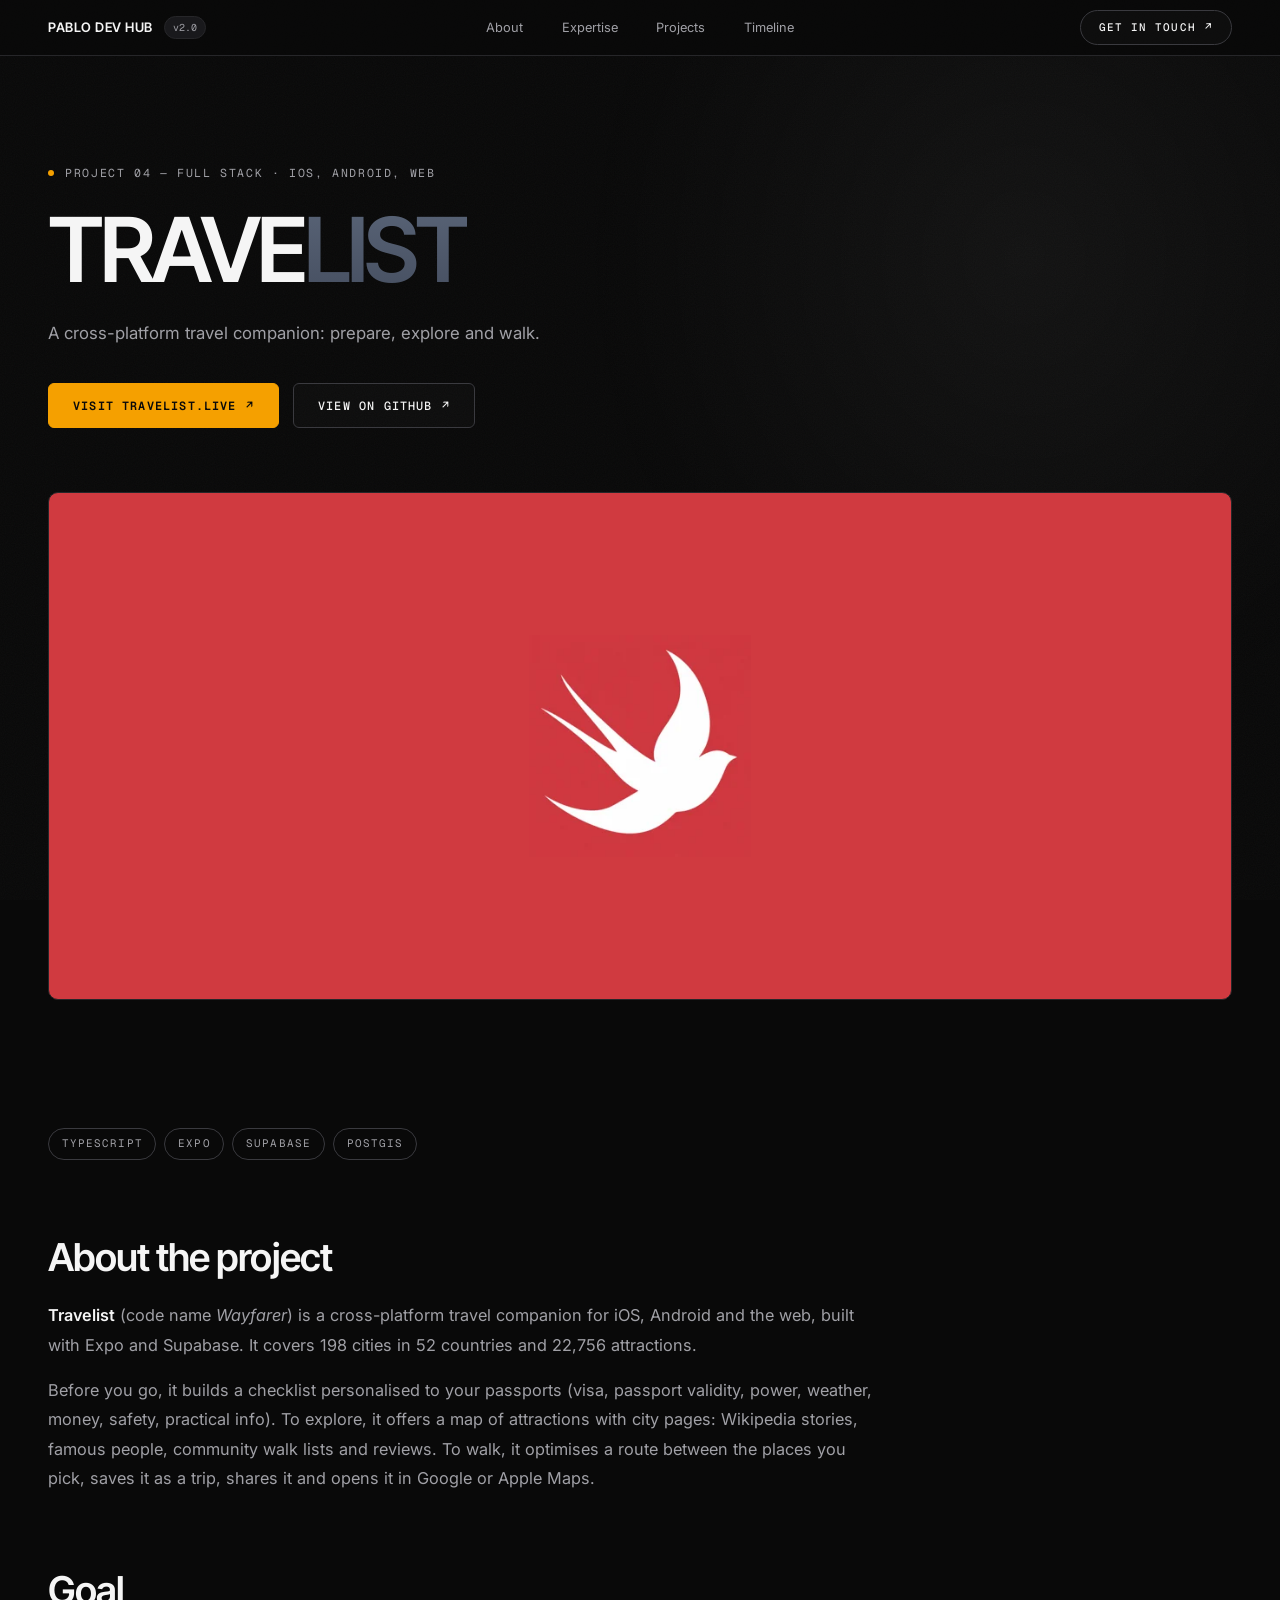
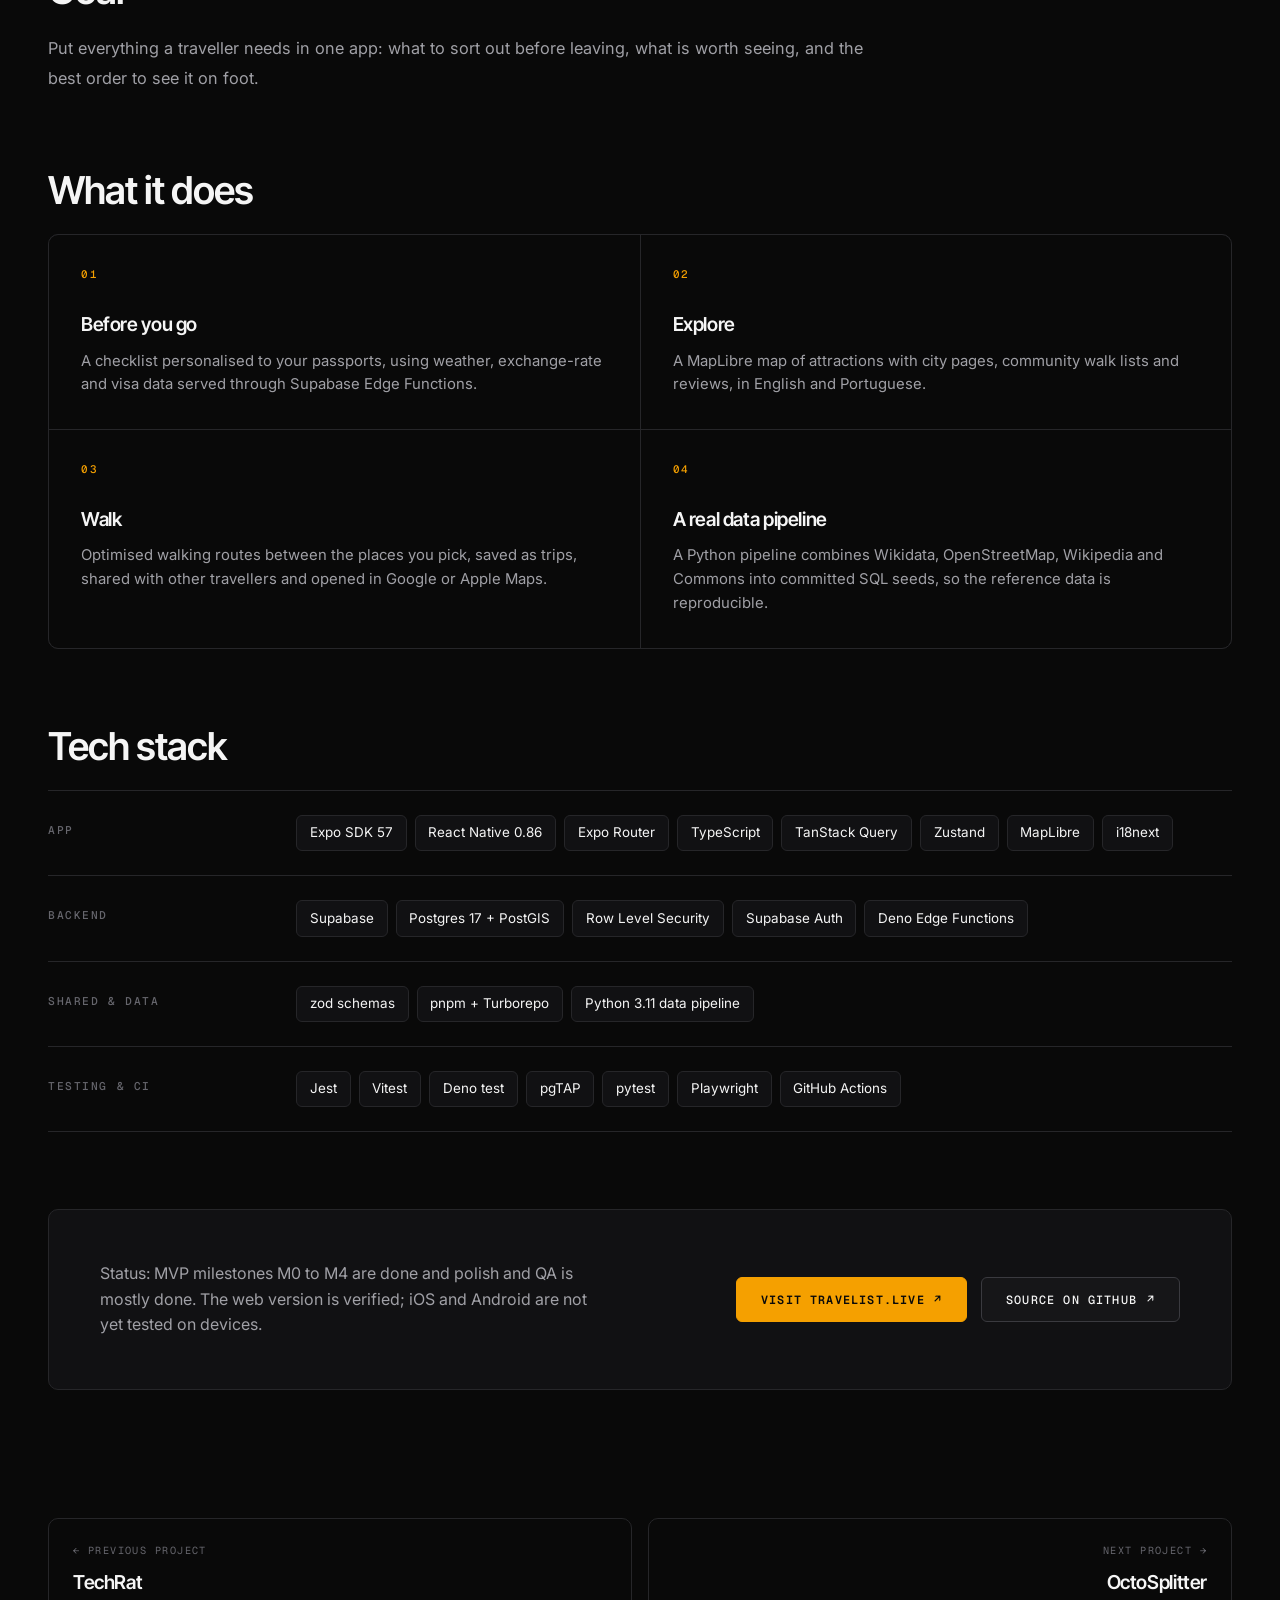
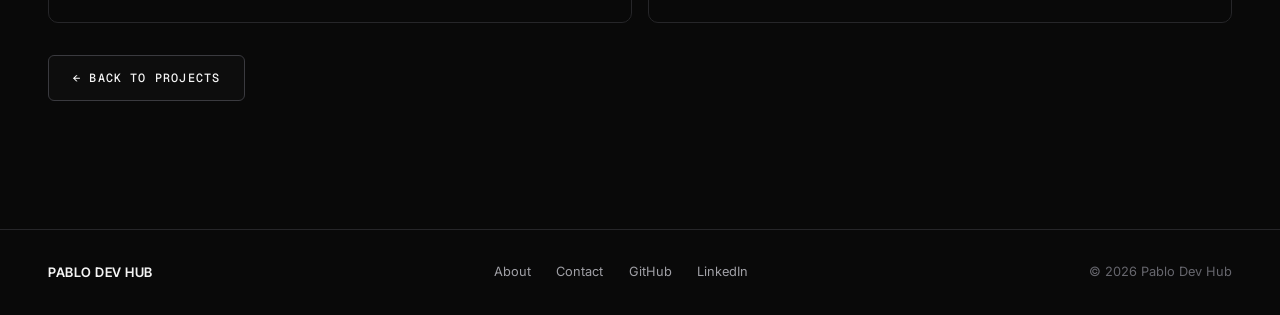
<file: pages/projects/projeto4.html>
<!DOCTYPE html>
<html lang="en">
<head>
    <meta charset="UTF-8">
    <meta name="viewport" content="width=device-width, initial-scale=1.0, viewport-fit=cover">
    <title>Pablo Dev Hub — Travelist</title>
    <meta name="description" content="Travelist: A cross-platform travel companion: prepare, explore and walk.">
    <meta name="theme-color" content="#090909">
    <meta property="og:type" content="website">
    <meta property="og:site_name" content="Pablo Dev Hub">
    <meta property="og:title" content="Pablo Dev Hub">
    <meta property="og:description" content="Backend and full stack engineering: real-time systems, AI products and mobile apps.">
    <meta property="og:image" content="https://pablodevhub.com/assets/img/brand/social-card.png">
    <meta property="og:image:type" content="image/png">
    <meta property="og:image:width" content="1200">
    <meta property="og:image:height" content="630">
    <meta property="og:image:alt" content="Pablo Dev Hub, backend and full stack engineering">
    <meta name="twitter:card" content="summary_large_image">
    <meta name="twitter:title" content="Pablo Dev Hub">
    <meta name="twitter:description" content="Backend and full stack engineering: real-time systems, AI products and mobile apps.">
    <meta name="twitter:image" content="https://pablodevhub.com/assets/img/brand/social-card.png">
    <link rel="icon" href="../../favicon.ico?v=3" sizes="48x48">
    <link rel="icon" href="../../assets/img/brand/favicon-v3.svg" type="image/svg+xml">
    <link rel="apple-touch-icon" href="../../assets/img/brand/apple-touch-icon-v3.png">
    <script>document.documentElement.classList.add('js')</script>
    <link rel="preconnect" href="https://fonts.googleapis.com">
    <link rel="preconnect" href="https://fonts.gstatic.com" crossorigin>
    <link rel="preload" href="https://fonts.googleapis.com/css2?family=Geist+Mono:wght@400;500&family=Inter+Tight:wght@500;600;700&family=Inter:wght@400;500;600&display=swap" as="style" onload="this.onload=null;this.rel='stylesheet'">
    <noscript><link href="https://fonts.googleapis.com/css2?family=Geist+Mono:wght@400;500&family=Inter+Tight:wght@500;600;700&family=Inter:wght@400;500;600&display=swap" rel="stylesheet"></noscript>
    <link rel="stylesheet" href="../../assets/css/style.css">
    <script src="../../assets/js/config.js" defer></script>
    <script src="../../assets/js/script.js" defer></script>
</head>
<body>
    <a class="skip-link" href="#main">Skip to content</a>
    <div id="scroll-progress"></div>
    <header class="site-header">
        <div class="site-header__inner container">
            <a class="brand" href="../../index.html" aria-label="Pablo Dev Hub, home">
                <span class="brand__name">Pablo Dev Hub</span>
                <span class="brand__ver" aria-hidden="true">v2.0</span>
            </a>
            <nav class="site-nav" id="site-nav" aria-label="Primary">
                <ul>
                    <li><a href="../../index.html#about">About</a></li>
                    <li><a href="../../index.html#expertise">Expertise</a></li>
                    <li><a href="../../index.html#projects">Projects</a></li>
                    <li><a href="../../index.html#timeline">Timeline</a></li>
                </ul>
                <a class="btn btn-outline btn-sm site-nav__cta-mobile" href="../../index.html#contact">Get in touch <span class="arrow" aria-hidden="true">↗</span></a>
            </nav>
            <a class="btn btn-outline btn-sm header-cta" href="../../index.html#contact">Get in touch <span class="arrow" aria-hidden="true">↗</span></a>
            <button class="nav-toggle" type="button" aria-label="Open menu" aria-expanded="false" aria-controls="site-nav"><span></span><span></span></button>
        </div>
    </header>

    <main id="main">
        <section class="page-hero">
            <div class="container">
                <p class="hero-greeting">Project 04 — Full Stack · iOS, Android, Web</p>
                <h1 class="hero-title">Trave<span class="accent-text">list</span></h1>
                <p class="hero-subtitle">A cross-platform travel companion: prepare, explore and walk.</p>
                <div class="hero-actions"><a href="https://travelist.live/" target="_blank" rel="noopener noreferrer" class="btn btn-primary">Visit travelist.live <span class="arrow" aria-hidden="true">↗</span></a><a href="https://github.com/Pablokaer/travelist" target="_blank" rel="noopener noreferrer" class="btn btn-secondary">View on GitHub <span class="arrow" aria-hidden="true">↗</span></a></div>
                <div class="page-hero__media" style="--cover-bg:#d03a40">
                    <img class="cover-icon" src="../../assets/img/projects/travelist-cover.webp" alt="Travelist logo: a white swallow on a brick-red tile" width="256" height="256" decoding="async">
                </div>
            </div>
        </section>

        <section class="about-content">
            <div class="project-detail">
                <div class="project-meta" data-reveal><span class="project-tag-label">TypeScript</span><span class="project-tag-label">Expo</span><span class="project-tag-label">Supabase</span><span class="project-tag-label">PostGIS</span></div>

                <div class="project-description-block" data-reveal>
                    <h2>About the project</h2>
                    <p><strong>Travelist</strong> (code name <em>Wayfarer</em>) is a cross-platform travel companion for iOS, Android and the web, built with Expo and Supabase. It covers 198 cities in 52 countries and 22,756 attractions.</p>
                    <p>Before you go, it builds a checklist personalised to your passports (visa, passport validity, power, weather, money, safety, practical info). To explore, it offers a map of attractions with city pages: Wikipedia stories, famous people, community walk lists and reviews. To walk, it optimises a route between the places you pick, saves it as a trip, shares it and opens it in Google or Apple Maps.</p>
                </div>

                <div class="project-description-block" data-reveal>
                    <h2>Goal</h2>
                    <p>Put everything a traveller needs in one app: what to sort out before leaving, what is worth seeing, and the best order to see it on foot.</p>
                </div>

                <div class="tech-section" data-reveal>
                    <h2>What it does</h2>
                    <div class="tech-highlight-grid">
                        <div class="tech-highlight-card"><h4>Before you go</h4><p>A checklist personalised to your passports, using weather, exchange-rate and visa data served through Supabase Edge Functions.</p></div>
                        <div class="tech-highlight-card"><h4>Explore</h4><p>A MapLibre map of attractions with city pages, community walk lists and reviews, in English and Portuguese.</p></div>
                        <div class="tech-highlight-card"><h4>Walk</h4><p>Optimised walking routes between the places you pick, saved as trips, shared with other travellers and opened in Google or Apple Maps.</p></div>
                        <div class="tech-highlight-card"><h4>A real data pipeline</h4><p>A Python pipeline combines Wikidata, OpenStreetMap, Wikipedia and Commons into committed SQL seeds, so the reference data is reproducible.</p></div>
                    </div>
                </div>

                <div class="tech-section" data-reveal>
                    <h2>Tech stack</h2>
                    <div class="tech-group">
                        <h3>App</h3>
                        <div class="tech-badges"><div class="skill-badge">Expo SDK 57</div><div class="skill-badge">React Native 0.86</div><div class="skill-badge">Expo Router</div><div class="skill-badge">TypeScript</div><div class="skill-badge">TanStack Query</div><div class="skill-badge">Zustand</div><div class="skill-badge">MapLibre</div><div class="skill-badge">i18next</div></div>
                    </div>
                    <div class="tech-group">
                        <h3>Backend</h3>
                        <div class="tech-badges"><div class="skill-badge">Supabase</div><div class="skill-badge">Postgres 17 + PostGIS</div><div class="skill-badge">Row Level Security</div><div class="skill-badge">Supabase Auth</div><div class="skill-badge">Deno Edge Functions</div></div>
                    </div>
                    <div class="tech-group">
                        <h3>Shared & data</h3>
                        <div class="tech-badges"><div class="skill-badge">zod schemas</div><div class="skill-badge">pnpm + Turborepo</div><div class="skill-badge">Python 3.11 data pipeline</div></div>
                    </div>
                    <div class="tech-group">
                        <h3>Testing & CI</h3>
                        <div class="tech-badges"><div class="skill-badge">Jest</div><div class="skill-badge">Vitest</div><div class="skill-badge">Deno test</div><div class="skill-badge">pgTAP</div><div class="skill-badge">pytest</div><div class="skill-badge">Playwright</div><div class="skill-badge">GitHub Actions</div></div>
                    </div>
                </div>

                <div class="project-link-section" data-reveal>
                    <p>Status: MVP milestones M0 to M4 are done and polish and QA is mostly done. The web version is verified; iOS and Android are not yet tested on devices.</p>
                    <div class="hero-actions" style="margin:0"><a href="https://travelist.live/" target="_blank" rel="noopener noreferrer" class="btn btn-primary">Visit travelist.live <span class="arrow" aria-hidden="true">↗</span></a><a href="https://github.com/Pablokaer/travelist" target="_blank" rel="noopener noreferrer" class="btn btn-secondary">Source on GitHub <span class="arrow" aria-hidden="true">↗</span></a></div>
                </div>
            </div>
        </section>

        <section class="back-section">
            <nav class="project-pager" aria-label="Project navigation"><a href="projeto3.html"><span class="label">← Previous project</span><span>TechRat</span></a><a href="projeto5.html"><span class="label">Next project →</span><span>OctoSplitter</span></a></nav>
            <div style="margin-top:2rem"><a href="../../index.html#projects" class="btn btn-secondary">← Back to projects</a></div>
        </section>
    </main>

    <footer class="site-footer">
        <div class="container site-footer__inner">
            <span class="brand__name">Pablo Dev Hub</span>
            <nav aria-label="Footer">
                <ul>
                    <li><a href="../../pages/about.html">About</a></li>
                    <li><a href="../../pages/contact.html">Contact</a></li>
                    <li><a href="https://github.com/Pablokaer" data-link="github" target="_blank" rel="noopener noreferrer">GitHub</a></li>
                    <li><a href="https://www.linkedin.com/in/pablo-carvalh0" data-link="linkedin" target="_blank" rel="noopener noreferrer">LinkedIn</a></li>
                </ul>
            </nav>
            <span>&copy; <span data-year>2026</span> Pablo Dev Hub</span>
        </div>
    </footer>
    <button id="back-to-top" type="button" aria-label="Back to top"><span aria-hidden="true">↑</span></button>
</body>
</html>
</file>
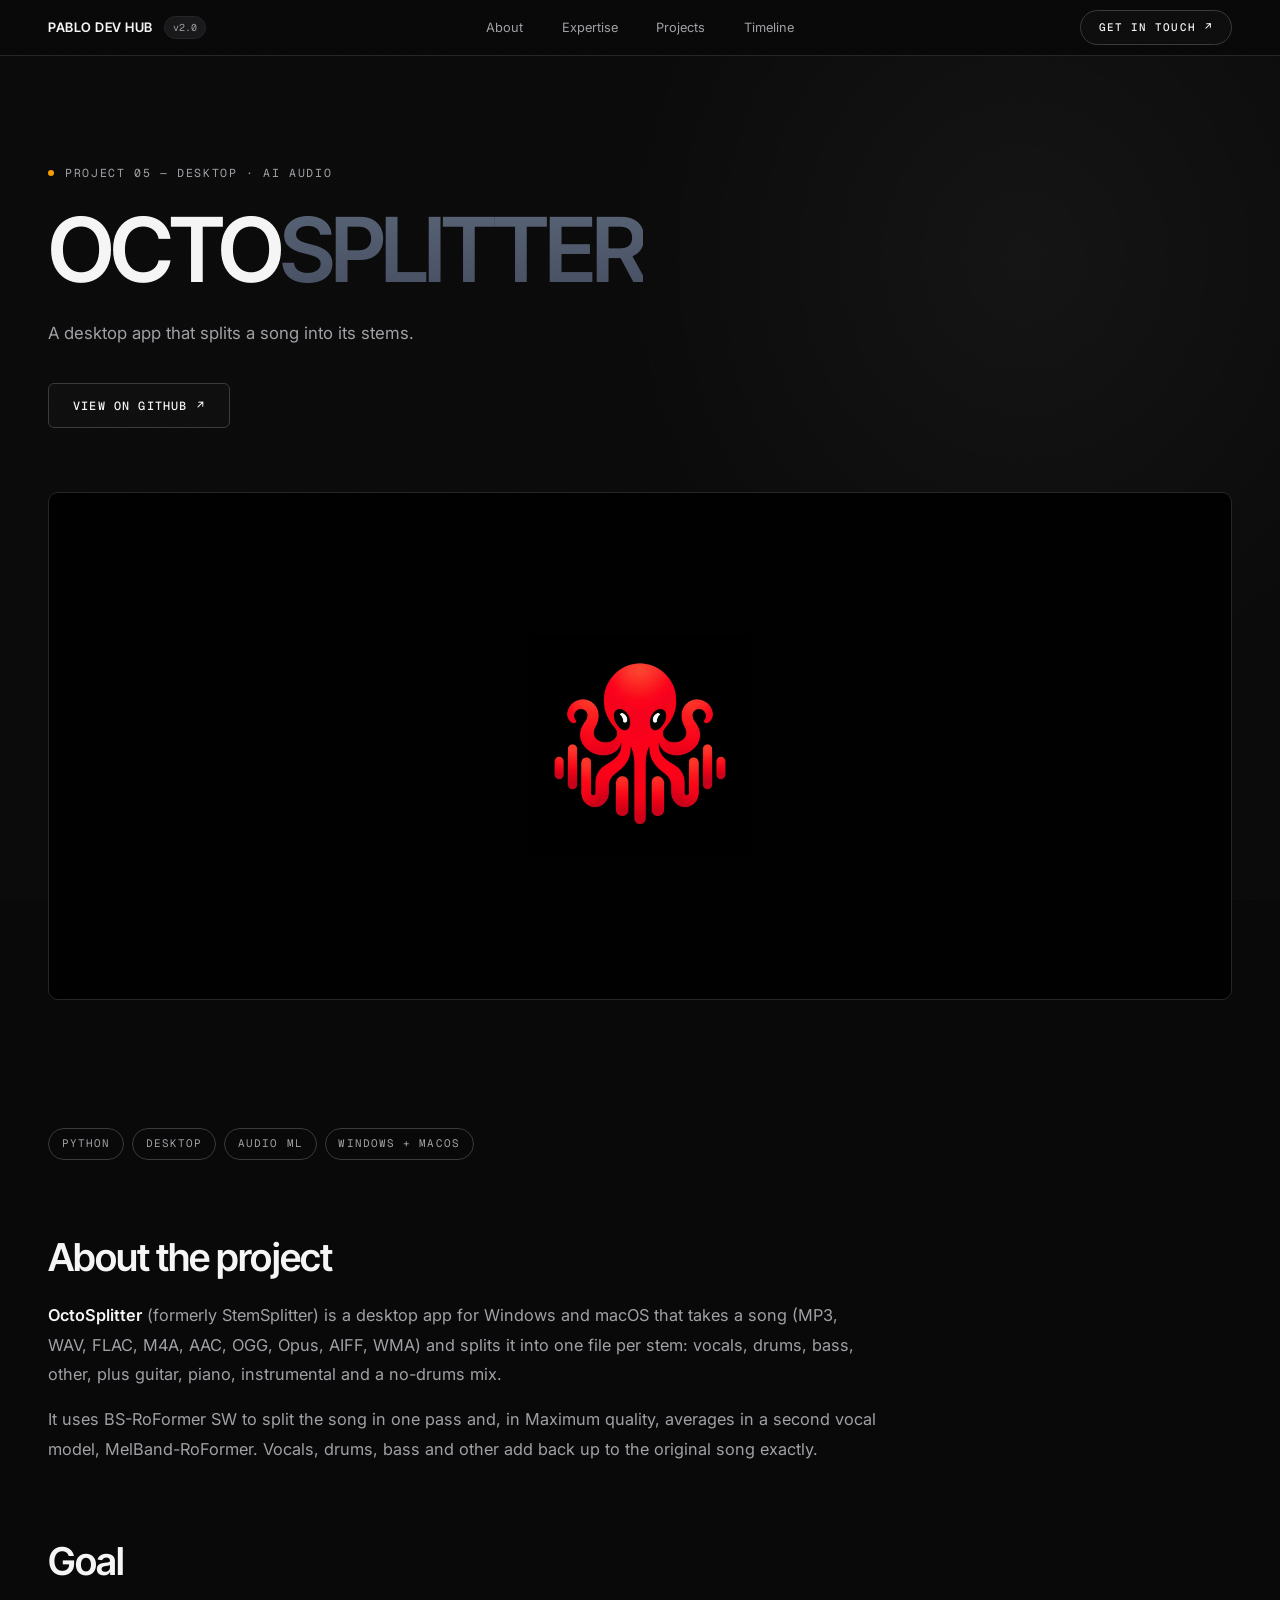
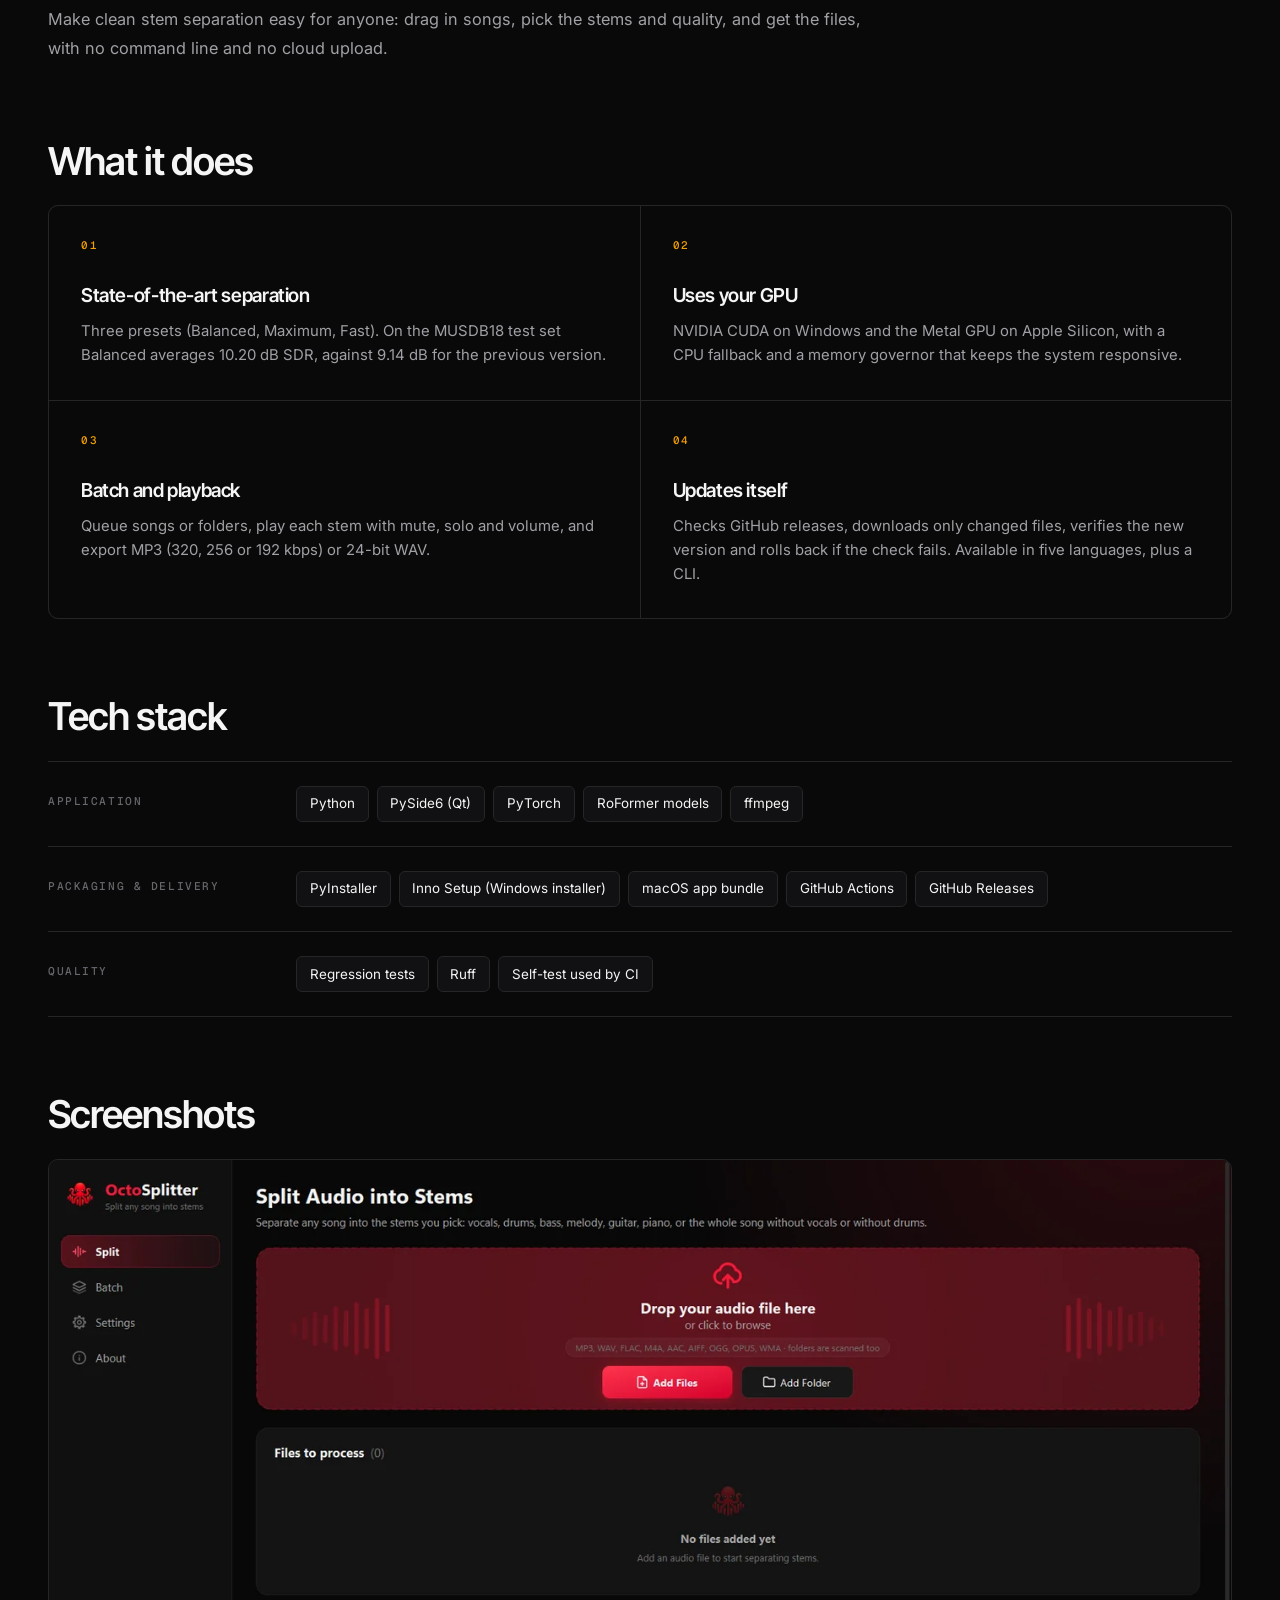
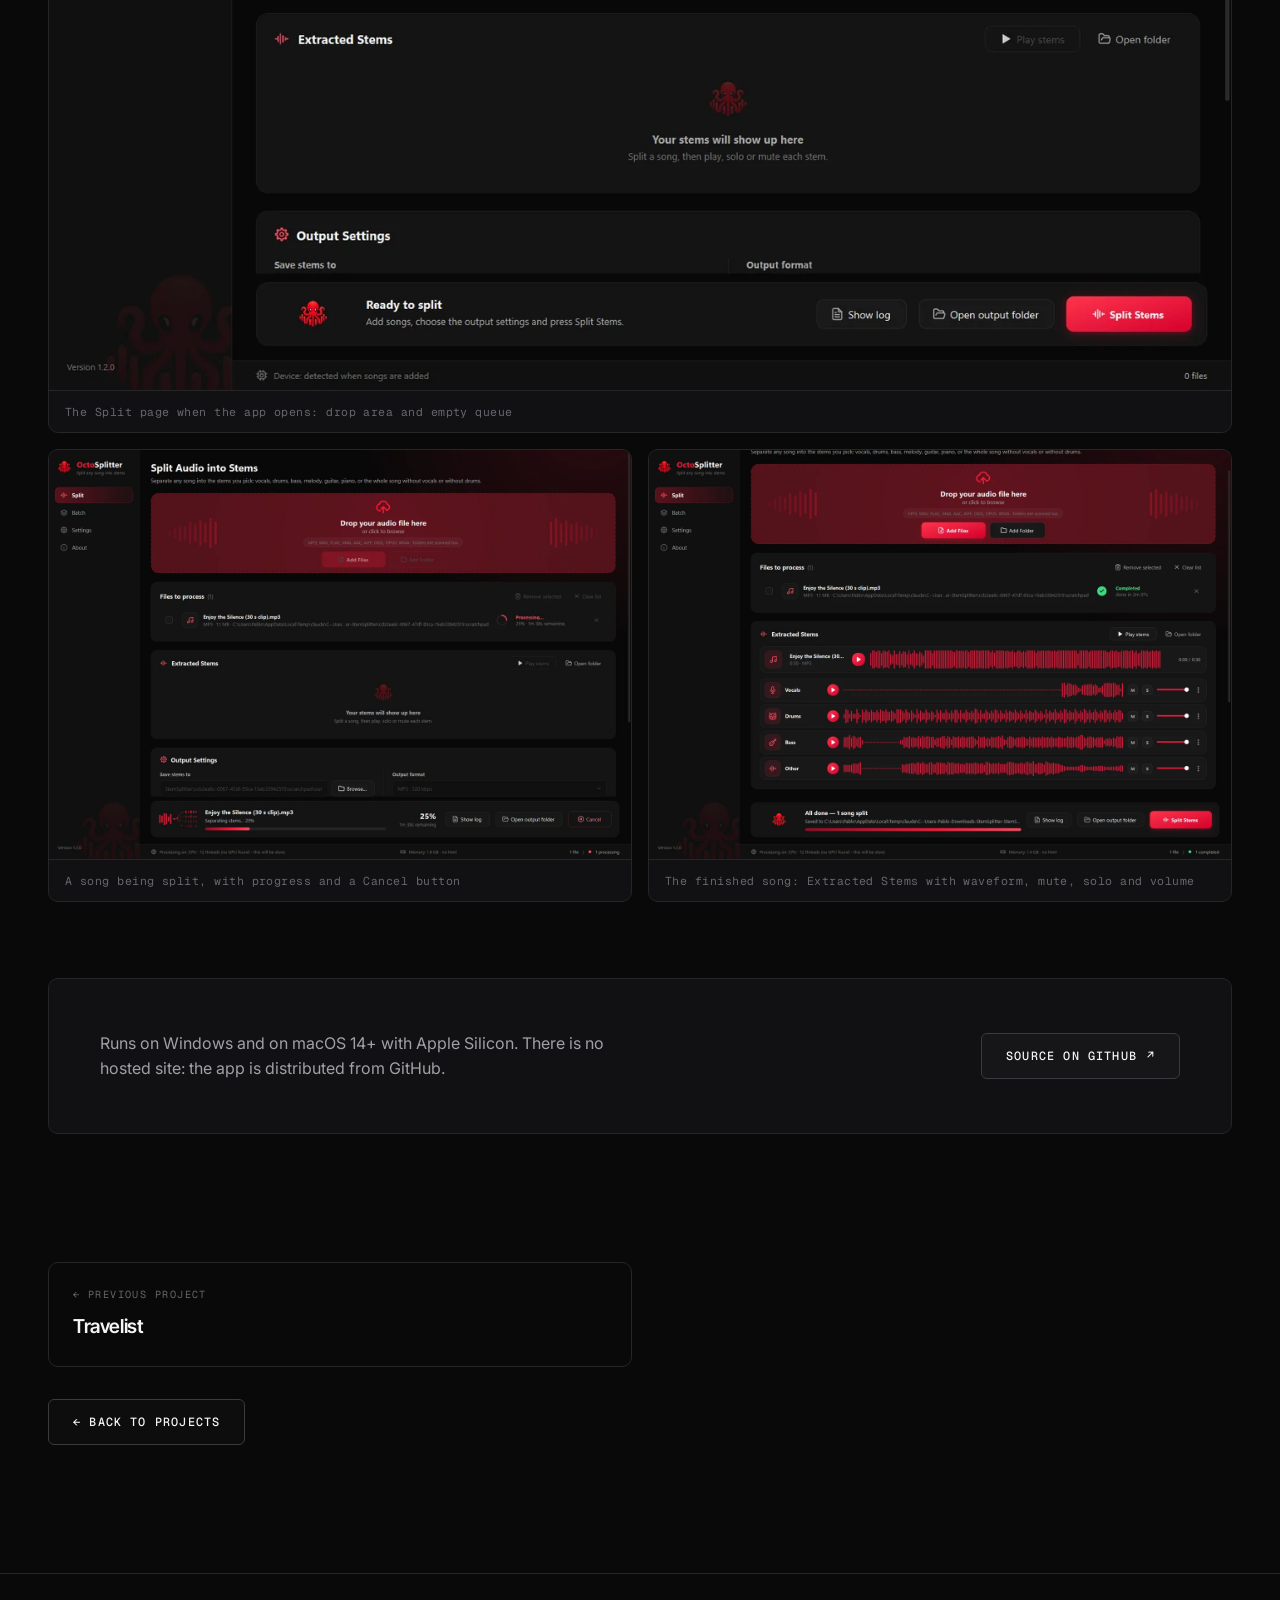
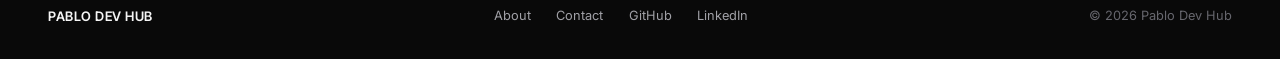
<file: pages/projects/projeto5.html>
<!DOCTYPE html>
<html lang="en">
<head>
    <meta charset="UTF-8">
    <meta name="viewport" content="width=device-width, initial-scale=1.0, viewport-fit=cover">
    <title>Pablo Dev Hub — OctoSplitter</title>
    <meta name="description" content="OctoSplitter: A desktop app that splits a song into its stems.">
    <meta name="theme-color" content="#090909">
    <meta property="og:type" content="website">
    <meta property="og:site_name" content="Pablo Dev Hub">
    <meta property="og:title" content="Pablo Dev Hub">
    <meta property="og:description" content="Backend and full stack engineering: real-time systems, AI products and mobile apps.">
    <meta property="og:image" content="https://pablodevhub.com/assets/img/brand/social-card.png">
    <meta property="og:image:type" content="image/png">
    <meta property="og:image:width" content="1200">
    <meta property="og:image:height" content="630">
    <meta property="og:image:alt" content="Pablo Dev Hub, backend and full stack engineering">
    <meta name="twitter:card" content="summary_large_image">
    <meta name="twitter:title" content="Pablo Dev Hub">
    <meta name="twitter:description" content="Backend and full stack engineering: real-time systems, AI products and mobile apps.">
    <meta name="twitter:image" content="https://pablodevhub.com/assets/img/brand/social-card.png">
    <link rel="icon" href="../../favicon.ico?v=3" sizes="48x48">
    <link rel="icon" href="../../assets/img/brand/favicon-v3.svg" type="image/svg+xml">
    <link rel="apple-touch-icon" href="../../assets/img/brand/apple-touch-icon-v3.png">
    <script>document.documentElement.classList.add('js')</script>
    <link rel="preconnect" href="https://fonts.googleapis.com">
    <link rel="preconnect" href="https://fonts.gstatic.com" crossorigin>
    <link rel="preload" href="https://fonts.googleapis.com/css2?family=Geist+Mono:wght@400;500&family=Inter+Tight:wght@500;600;700&family=Inter:wght@400;500;600&display=swap" as="style" onload="this.onload=null;this.rel='stylesheet'">
    <noscript><link href="https://fonts.googleapis.com/css2?family=Geist+Mono:wght@400;500&family=Inter+Tight:wght@500;600;700&family=Inter:wght@400;500;600&display=swap" rel="stylesheet"></noscript>
    <link rel="stylesheet" href="../../assets/css/style.css">
    <script src="../../assets/js/config.js" defer></script>
    <script src="../../assets/js/script.js" defer></script>
</head>
<body>
    <a class="skip-link" href="#main">Skip to content</a>
    <div id="scroll-progress"></div>
    <header class="site-header">
        <div class="site-header__inner container">
            <a class="brand" href="../../index.html" aria-label="Pablo Dev Hub, home">
                <span class="brand__name">Pablo Dev Hub</span>
                <span class="brand__ver" aria-hidden="true">v2.0</span>
            </a>
            <nav class="site-nav" id="site-nav" aria-label="Primary">
                <ul>
                    <li><a href="../../index.html#about">About</a></li>
                    <li><a href="../../index.html#expertise">Expertise</a></li>
                    <li><a href="../../index.html#projects">Projects</a></li>
                    <li><a href="../../index.html#timeline">Timeline</a></li>
                </ul>
                <a class="btn btn-outline btn-sm site-nav__cta-mobile" href="../../index.html#contact">Get in touch <span class="arrow" aria-hidden="true">↗</span></a>
            </nav>
            <a class="btn btn-outline btn-sm header-cta" href="../../index.html#contact">Get in touch <span class="arrow" aria-hidden="true">↗</span></a>
            <button class="nav-toggle" type="button" aria-label="Open menu" aria-expanded="false" aria-controls="site-nav"><span></span><span></span></button>
        </div>
    </header>

    <main id="main">
        <section class="page-hero">
            <div class="container">
                <p class="hero-greeting">Project 05 — Desktop · AI Audio</p>
                <h1 class="hero-title">Octo<span class="accent-text">Splitter</span></h1>
                <p class="hero-subtitle">A desktop app that splits a song into its stems.</p>
                <div class="hero-actions"><a href="https://github.com/Pablokaer/StemSplitter" target="_blank" rel="noopener noreferrer" class="btn btn-secondary">View on GitHub <span class="arrow" aria-hidden="true">↗</span></a></div>
                <div class="page-hero__media" style="--cover-bg:#000100">
                    <img class="cover-icon" src="../../assets/img/projects/octosplitter-cover.webp" alt="OctoSplitter logo: a glossy red octopus with equalizer bars" width="800" height="800" decoding="async">
                </div>
            </div>
        </section>

        <section class="about-content">
            <div class="project-detail">
                <div class="project-meta" data-reveal><span class="project-tag-label">Python</span><span class="project-tag-label">Desktop</span><span class="project-tag-label">Audio ML</span><span class="project-tag-label">Windows + macOS</span></div>

                <div class="project-description-block" data-reveal>
                    <h2>About the project</h2>
                    <p><strong>OctoSplitter</strong> (formerly StemSplitter) is a desktop app for Windows and macOS that takes a song (MP3, WAV, FLAC, M4A, AAC, OGG, Opus, AIFF, WMA) and splits it into one file per stem: vocals, drums, bass, other, plus guitar, piano, instrumental and a no-drums mix.</p>
                    <p>It uses BS-RoFormer SW to split the song in one pass and, in Maximum quality, averages in a second vocal model, MelBand-RoFormer. Vocals, drums, bass and other add back up to the original song exactly.</p>
                </div>

                <div class="project-description-block" data-reveal>
                    <h2>Goal</h2>
                    <p>Make clean stem separation easy for anyone: drag in songs, pick the stems and quality, and get the files, with no command line and no cloud upload.</p>
                </div>

                <div class="tech-section" data-reveal>
                    <h2>What it does</h2>
                    <div class="tech-highlight-grid">
                        <div class="tech-highlight-card"><h4>State-of-the-art separation</h4><p>Three presets (Balanced, Maximum, Fast). On the MUSDB18 test set Balanced averages 10.20 dB SDR, against 9.14 dB for the previous version.</p></div>
                        <div class="tech-highlight-card"><h4>Uses your GPU</h4><p>NVIDIA CUDA on Windows and the Metal GPU on Apple Silicon, with a CPU fallback and a memory governor that keeps the system responsive.</p></div>
                        <div class="tech-highlight-card"><h4>Batch and playback</h4><p>Queue songs or folders, play each stem with mute, solo and volume, and export MP3 (320, 256 or 192 kbps) or 24-bit WAV.</p></div>
                        <div class="tech-highlight-card"><h4>Updates itself</h4><p>Checks GitHub releases, downloads only changed files, verifies the new version and rolls back if the check fails. Available in five languages, plus a CLI.</p></div>
                    </div>
                </div>

                <div class="tech-section" data-reveal>
                    <h2>Tech stack</h2>
                    <div class="tech-group">
                        <h3>Application</h3>
                        <div class="tech-badges"><div class="skill-badge">Python</div><div class="skill-badge">PySide6 (Qt)</div><div class="skill-badge">PyTorch</div><div class="skill-badge">RoFormer models</div><div class="skill-badge">ffmpeg</div></div>
                    </div>
                    <div class="tech-group">
                        <h3>Packaging & delivery</h3>
                        <div class="tech-badges"><div class="skill-badge">PyInstaller</div><div class="skill-badge">Inno Setup (Windows installer)</div><div class="skill-badge">macOS app bundle</div><div class="skill-badge">GitHub Actions</div><div class="skill-badge">GitHub Releases</div></div>
                    </div>
                    <div class="tech-group">
                        <h3>Quality</h3>
                        <div class="tech-badges"><div class="skill-badge">Regression tests</div><div class="skill-badge">Ruff</div><div class="skill-badge">Self-test used by CI</div></div>
                    </div>
                </div>

                <div class="tech-section" data-reveal>
                    <h2>Screenshots</h2>
                    <div class="gallery">
                        <figure class="gallery__item"><img src="../../assets/img/projects/octo-empty.webp" alt="The Split page when the app opens: drop area and empty queue" width="1400" height="984" loading="lazy" decoding="async"><figcaption>The Split page when the app opens: drop area and empty queue</figcaption></figure>
                        <figure class="gallery__item"><img src="../../assets/img/projects/octo-processing.webp" alt="A song being split, with progress and a Cancel button" width="1400" height="984" loading="lazy" decoding="async"><figcaption>A song being split, with progress and a Cancel button</figcaption></figure>
                        <figure class="gallery__item"><img src="../../assets/img/projects/octo-after.webp" alt="The finished song: Extracted Stems with waveform, mute, solo and volume" width="1400" height="984" loading="lazy" decoding="async"><figcaption>The finished song: Extracted Stems with waveform, mute, solo and volume</figcaption></figure>
                    </div>
                </div>

                <div class="project-link-section" data-reveal>
                    <p>Runs on Windows and on macOS 14+ with Apple Silicon. There is no hosted site: the app is distributed from GitHub.</p>
                    <div class="hero-actions" style="margin:0"><a href="https://github.com/Pablokaer/StemSplitter" target="_blank" rel="noopener noreferrer" class="btn btn-secondary">Source on GitHub <span class="arrow" aria-hidden="true">↗</span></a></div>
                </div>
            </div>
        </section>

        <section class="back-section">
            <nav class="project-pager" aria-label="Project navigation"><a href="projeto4.html"><span class="label">← Previous project</span><span>Travelist</span></a></nav>
            <div style="margin-top:2rem"><a href="../../index.html#projects" class="btn btn-secondary">← Back to projects</a></div>
        </section>
    </main>

    <footer class="site-footer">
        <div class="container site-footer__inner">
            <span class="brand__name">Pablo Dev Hub</span>
            <nav aria-label="Footer">
                <ul>
                    <li><a href="../../pages/about.html">About</a></li>
                    <li><a href="../../pages/contact.html">Contact</a></li>
                    <li><a href="https://github.com/Pablokaer" data-link="github" target="_blank" rel="noopener noreferrer">GitHub</a></li>
                    <li><a href="https://www.linkedin.com/in/pablo-carvalh0" data-link="linkedin" target="_blank" rel="noopener noreferrer">LinkedIn</a></li>
                </ul>
            </nav>
            <span>&copy; <span data-year>2026</span> Pablo Dev Hub</span>
        </div>
    </footer>
    <button id="back-to-top" type="button" aria-label="Back to top"><span aria-hidden="true">↑</span></button>
</body>
</html>
</file>
<file: assets/css/style.css>
/* =========================================================
   Pablo Dev Hub — design system
   Dark, editorial, restrained. Amber is an accent, not a fill.
   ========================================================= */

:root {
    /* Colour */
    --bg: #090909;
    --bg-2: #111113;
    --bg-3: #19191c;
    --text: #f5f5f5;
    --text-2: #a0a0a6;
    --text-3: #66666d;
    --accent: #f5a000;
    --accent-hover: #ffb52e;
    --border: #262629;
    --border-strong: #3a3a3f;
    --steel: #5a6578;           /* "DIGITAL" blue-gray */
    --steel-2: #3d4556;
    --green: #3ecf6e;

    /* Type */
    --font-display: 'Inter Tight', 'Inter', system-ui, -apple-system, 'Segoe UI', sans-serif;
    --font-body: 'Inter', system-ui, -apple-system, 'Segoe UI', sans-serif;
    --font-mono: 'Geist Mono', ui-monospace, 'SFMono-Regular', Menlo, Consolas, monospace;

    /* Space */
    --gutter: clamp(1.25rem, 4vw, 3rem);
    --section-y: clamp(5rem, 10vw, 9rem);
    --header-h: 3.5rem;

    /* Shape & motion */
    --radius: 10px;
    --radius-sm: 6px;
    --ease: cubic-bezier(0.22, 0.7, 0.2, 1);
    --t-fast: 180ms;
    --t-med: 320ms;
    --t-slow: 700ms;
}

/* ---------- Base ---------- */
*, *::before, *::after { box-sizing: border-box; }

html {
    scroll-behavior: smooth;
    scroll-padding-top: calc(var(--header-h) + 1rem);
    -webkit-text-size-adjust: 100%;
}

body {
    margin: 0;
    background: var(--bg);
    color: var(--text);
    font-family: var(--font-body);
    font-size: 1rem;
    line-height: 1.6;
    -webkit-font-smoothing: antialiased;
    text-rendering: optimizeLegibility;
    overflow-x: hidden;
}

/* faint film grain over the whole page */
body::before {
    content: '';
    position: fixed;
    inset: 0;
    z-index: 0;
    pointer-events: none;
    opacity: 0.035;
    background-image: url("data:image/svg+xml,%3Csvg xmlns='http://www.w3.org/2000/svg' width='160' height='160'%3E%3Cfilter id='n'%3E%3CfeTurbulence type='fractalNoise' baseFrequency='.9' numOctaves='2' stitchTiles='stitch'/%3E%3C/filter%3E%3Crect width='100%25' height='100%25' filter='url(%23n)'/%3E%3C/svg%3E");
}

img, svg { display: block; max-width: 100%; }
a { color: inherit; text-decoration: none; }
ul, ol { list-style: none; margin: 0; padding: 0; }
h1, h2, h3, h4, p { margin: 0; }
button { font: inherit; color: inherit; cursor: pointer; }
code { font-family: var(--font-mono); font-size: 0.88em; color: var(--text); background: var(--bg-3); padding: 0.1em 0.4em; border-radius: 4px; }
strong { color: var(--text); font-weight: 600; }

::selection { background: var(--accent); color: #090909; }

:focus-visible {
    outline: 2px solid var(--accent);
    outline-offset: 3px;
    border-radius: 4px;
}

.skip-link {
    position: fixed;
    left: 1rem;
    top: -4rem;
    z-index: 200;
    background: var(--accent);
    color: #090909;
    padding: 0.6rem 1rem;
    font: 600 0.8rem var(--font-mono);
    border-radius: var(--radius-sm);
    transition: top var(--t-fast) var(--ease);
}
.skip-link:focus { top: 1rem; }

.sr-only {
    position: absolute !important;
    width: 1px; height: 1px;
    margin: -1px; padding: 0;
    overflow: hidden;
    clip: rect(0 0 0 0);
    white-space: nowrap;
    border: 0;
}

.container {
    width: 100%;
    max-width: 1280px;
    margin-inline: auto;
    padding-inline: var(--gutter);
}

main, footer, header { position: relative; z-index: 1; }

/* ---------- Shared typography ---------- */
.mono, .eyebrow, .label {
    font-family: var(--font-mono);
    text-transform: uppercase;
    letter-spacing: 0.14em;
}

.eyebrow {
    display: inline-flex;
    align-items: center;
    gap: 0.7rem;
    font-size: 0.72rem;
    color: var(--text-2);
}
.eyebrow::before {
    content: '';
    width: 6px; height: 6px;
    background: var(--accent);
    border-radius: 50%;
}

.display {
    font-family: var(--font-display);
    font-weight: 600;
    text-transform: uppercase;
    letter-spacing: -0.035em;
    line-height: 0.97;
}

.accent-text {
    background: linear-gradient(180deg, var(--steel) 0%, var(--steel-2) 140%);
    -webkit-background-clip: text;
    background-clip: text;
    color: transparent;
    -webkit-text-fill-color: transparent;
}

.section { padding-block: var(--section-y); position: relative; }

.section-heading { max-width: 60rem; margin-bottom: clamp(2.5rem, 5vw, 4rem); }
.section-heading .eyebrow { margin-bottom: 1.5rem; }
.section-heading h2 {
    font-family: var(--font-display);
    font-weight: 600;
    text-transform: uppercase;
    letter-spacing: -0.04em;
    line-height: 0.98;
    font-size: clamp(2.2rem, 5.2vw, 4.6rem);
}
.section-heading h2 .line { display: block; }
.section-heading h2 .line + .line { color: var(--text-3); }
.section-heading p {
    margin-top: 1.5rem;
    max-width: 34rem;
    color: var(--text-2);
}

/* the original markup uses these on inner pages */
.section-title {
    font-family: var(--font-display);
    font-weight: 600;
    letter-spacing: -0.03em;
    font-size: clamp(1.5rem, 3vw, 2.2rem);
    line-height: 1.1;
    margin-bottom: 1.25rem;
}
.section-subtitle { color: var(--text-2); }

/* ---------- Buttons ---------- */
.btn {
    --_bg: transparent;
    --_fg: var(--text);
    --_bd: var(--border-strong);
    display: inline-flex;
    align-items: center;
    justify-content: center;
    gap: 0.6rem;
    padding: 1rem 1.5rem;
    background: var(--_bg);
    color: var(--_fg);
    border: 1px solid var(--_bd);
    border-radius: var(--radius-sm);
    font-family: var(--font-mono);
    font-size: 0.74rem;
    font-weight: 500;
    letter-spacing: 0.1em;
    text-transform: uppercase;
    line-height: 1;
    white-space: nowrap;
    transition: background var(--t-fast) var(--ease), border-color var(--t-fast) var(--ease),
                color var(--t-fast) var(--ease), transform var(--t-fast) var(--ease);
}
.btn .arrow, .card-link-icon { display: inline-block; transition: transform var(--t-fast) var(--ease); }
.btn:hover .arrow, .btn:hover .card-link-icon { transform: translate(2px, -2px); }
.btn:active { transform: translateY(1px); }

.btn-primary { --_bg: var(--accent); --_fg: #0a0a0a; --_bd: var(--accent); font-weight: 600; }
.btn-primary:hover { --_bg: var(--accent-hover); --_bd: var(--accent-hover); }

.btn-secondary, .btn-outline { --_bg: rgba(255, 255, 255, 0.02); }
.btn-secondary:hover, .btn-outline:hover { --_bd: var(--text-2); --_bg: rgba(255, 255, 255, 0.06); }

.btn-sm { padding: 0.7rem 1.1rem; font-size: 0.68rem; border-radius: 999px; }
.btn-lg { padding: 1.3rem 2.2rem; font-size: 0.85rem; }

/* ---------- Header ---------- */
.site-header {
    position: sticky;
    top: 0;
    z-index: 100;
    height: var(--header-h);
    background: rgba(9, 9, 9, 0.72);
    border-bottom: 1px solid var(--border);
    transition: background var(--t-med) var(--ease), border-color var(--t-med) var(--ease);
}
.site-header.scrolled {
    background: rgba(9, 9, 9, 0.82);
    -webkit-backdrop-filter: blur(14px) saturate(140%);
    backdrop-filter: blur(14px) saturate(140%);
}
.site-header__inner {
    height: 100%;
    display: grid;
    grid-template-columns: 1fr auto 1fr;
    align-items: center;
    gap: 1.5rem;
}

.brand { display: inline-flex; align-items: center; gap: 0.7rem; justify-self: start; }
.brand__name {
    font-family: var(--font-display);
    font-weight: 600;
    font-size: 0.82rem;
    letter-spacing: 0.04em;
    text-transform: uppercase;
}
.brand__ver {
    font-family: var(--font-mono);
    font-size: 0.62rem;
    color: var(--text-2);
    padding: 0.18rem 0.5rem;
    background: var(--bg-3);
    border: 1px solid var(--border);
    border-radius: 999px;
}

.site-nav ul { display: flex; gap: clamp(1.4rem, 3vw, 2.6rem); }
.site-nav a:not(.btn) {
    position: relative;
    font-size: 0.8rem;
    color: var(--text-2);
    padding-block: 0.4rem;
    transition: color var(--t-fast) var(--ease);
}
.site-nav a:not(.btn)::after {
    content: '';
    position: absolute;
    left: 0; right: 0; bottom: 0;
    height: 1px;
    background: var(--accent);
    transform: scaleX(0);
    transform-origin: left;
    transition: transform var(--t-med) var(--ease);
}
.site-nav a:not(.btn):hover,
.site-nav a[aria-current] { color: var(--text); }
.site-nav a:not(.btn):hover::after,
.site-nav a[aria-current]::after { transform: scaleX(1); }
.site-nav .site-nav__cta-mobile { display: none; }

.header-cta { justify-self: end; }

.nav-toggle {
    display: none;
    justify-self: end;
    width: 2.5rem; height: 2.5rem;
    background: transparent;
    border: 1px solid var(--border);
    border-radius: var(--radius-sm);
    position: relative;
}
.nav-toggle span {
    position: absolute;
    left: 50%; top: 50%;
    width: 16px; height: 1.5px;
    background: var(--text);
    transition: transform var(--t-med) var(--ease);
}
.nav-toggle span:first-child { transform: translate(-50%, -4px); }
.nav-toggle span:last-child { transform: translate(-50%, 3px); }
.nav-toggle[aria-expanded='true'] span:first-child { transform: translate(-50%, -0.5px) rotate(45deg); }
.nav-toggle[aria-expanded='true'] span:last-child { transform: translate(-50%, -0.5px) rotate(-45deg); }

#scroll-progress {
    position: fixed; top: 0; left: 0;
    height: 2px; width: 0;
    background: var(--accent);
    z-index: 150;
    pointer-events: none;
}

/* ---------- Hero ---------- */
.hero {
    position: relative;
    overflow: clip;
    min-height: calc(100svh - var(--header-h));
    display: flex;
    align-items: center;
    padding-block: clamp(3rem, 7vw, 6rem);
}
.hero::before {            /* soft illumination behind the artwork */
    content: '';
    position: absolute;
    inset: 0;
    pointer-events: none;
    background:
        radial-gradient(42% 55% at 74% 50%, rgba(255, 255, 255, 0.055), transparent 70%),
        radial-gradient(60% 40% at 0% 100%, rgba(245, 160, 0, 0.03), transparent 70%);
}
.hero__grid {
    position: relative;
    display: grid;
    grid-template-columns: 1.2fr 1fr;     /* ≈55 / 45 */
    align-items: center;
    gap: clamp(2rem, 5vw, 4rem);
    width: 100%;
}

.status {
    display: inline-flex;
    align-items: center;
    gap: 0.65rem;
    margin-bottom: clamp(1.5rem, 3vw, 2.2rem);
    font-family: var(--font-mono);
    font-size: 0.68rem;
    letter-spacing: 0.2em;
    text-transform: uppercase;
    color: var(--accent);
}
.status::before {
    content: '';
    width: 6px; height: 6px;
    border-radius: 50%;
    background: var(--accent);
    box-shadow: 0 0 0 3px rgba(245, 160, 0, 0.16);
}
.status:empty { display: none; }

.hero__title {
    font-size: clamp(2.5rem, 5.4vw + 0.5rem, 6rem);
    margin-bottom: clamp(1.75rem, 3.5vw, 3rem);
}
.hero__title span { display: block; white-space: nowrap; }

.hero__lede {
    max-width: 26rem;
    margin-bottom: clamp(1.75rem, 3.5vw, 2.75rem);
    padding-left: 1.1rem;
    border-left: 1px solid var(--border-strong);
    color: var(--text-2);
    font-size: 0.95rem;
    line-height: 1.7;
}
.hero__actions { display: flex; flex-wrap: wrap; gap: 0.85rem; }

/* artwork */
.hero-art {
    --art: clamp(17rem, 31vw, 26.5rem);
    position: relative;
    width: var(--art);
    height: var(--art);
    justify-self: center;
    margin-left: auto;
    margin-right: clamp(0rem, 3vw, 3rem);   /* slight offset to the right */
}
.hero-art__disc {
    position: absolute;
    inset: 0;
    border-radius: 50%;
    overflow: hidden;
    background: #0d0d0e;
    box-shadow: 0 0 0 1px rgba(255, 255, 255, 0.09), 0 50px 90px -30px rgba(0, 0, 0, 0.95), 0 20px 40px -20px rgba(0, 0, 0, 0.9);
}
.hero-art__disc::after {   /* vignette + soft top light */
    content: '';
    position: absolute;
    inset: 0;
    border-radius: 50%;
    pointer-events: none;
    background:
        radial-gradient(circle at 30% 22%, rgba(255, 255, 255, 0.1), transparent 45%),
        radial-gradient(circle at 50% 50%, transparent 55%, rgba(0, 0, 0, 0.55) 100%);
}
.hero-art__disc svg, .hero-art__disc img { width: 100%; height: 100%; object-fit: cover; }
.hero-art__disc img { filter: grayscale(1) contrast(1.12) brightness(0.9); }
.hero-art .ring-spin { transform-origin: 200px 200px; animation: spin 90s linear infinite; }

/* floating cards: outer = entrance, inner = idle float */
.float-card {
    position: absolute;
    z-index: 2;
}
.float-card__inner {
    background: rgba(17, 17, 19, 0.82);
    -webkit-backdrop-filter: blur(10px);
    backdrop-filter: blur(10px);
    border: 1px solid var(--border);
    border-radius: var(--radius);
    box-shadow: 0 24px 40px -18px rgba(0, 0, 0, 0.85);
    padding: 0.95rem 1.2rem;
}
.float-card--count { top: -7%; right: -4%; }
.float-card--clean { top: 51%; right: -17%; }
.float-card--stack { bottom: 1%; left: -16%; }

.metric { font-family: var(--font-display); font-weight: 500; font-size: clamp(1.4rem, 2vw, 1.75rem); letter-spacing: -0.03em; line-height: 1; }
.metric-label {
    display: block;
    margin-top: 0.55rem;
    font-family: var(--font-mono);
    font-size: 0.6rem;
    letter-spacing: 0.16em;
    text-transform: uppercase;
    color: var(--text-3);
}
.float-card--clean .float-card__inner { display: flex; align-items: center; gap: 0.8rem; padding: 0.75rem 1.1rem 0.75rem 0.75rem; }
.float-card__icon {
    display: grid; place-items: center;
    width: 2rem; height: 2rem;
    border-radius: 50%;
    background: rgba(62, 207, 110, 0.14);
    color: var(--green);
    flex: none;
}
.float-card--clean strong { display: block; font-size: 0.82rem; font-weight: 500; line-height: 1.2; }
.float-card--clean .metric-label { margin-top: 0.2rem; font-size: 0.58rem; letter-spacing: 0.06em; text-transform: none; }

/* ---------- Entrance + ambient motion ---------- */
@keyframes rise {
    from { opacity: 0; transform: translateY(22px); }
    to   { opacity: 1; transform: none; }
}
@keyframes scale-in {
    from { opacity: 0; transform: scale(0.94); }
    to   { opacity: 1; transform: none; }
}
@keyframes drift {
    0%, 100% { transform: translateY(0); }
    50%      { transform: translateY(-7px); }
}
@keyframes spin { to { transform: rotate(360deg); } }

.hero .enter { animation: rise 0.9s var(--ease) both; animation-delay: calc(var(--i, 0) * 110ms + 80ms); }
.hero__title .enter { animation-duration: 1s; }
.hero-art__disc { animation: scale-in 1.1s var(--ease) 0.25s both; }
.float-card { animation: rise 0.9s var(--ease) both; animation-delay: calc(var(--i, 0) * 140ms + 700ms); }
.float-card__inner { animation: drift var(--d, 8s) ease-in-out infinite; animation-delay: var(--delay, 0s); }

/* scroll reveal (only hidden when JS is running) */
.js [data-reveal] {
    opacity: 0;
    transform: translateY(24px);
    transition: opacity var(--t-slow) var(--ease), transform var(--t-slow) var(--ease);
    transition-delay: calc(var(--delay, 0) * 90ms);
}
.js [data-reveal].revealed { opacity: 1; transform: none; }

/* ---------- Projects ---------- */
.filter {
    display: flex;
    flex-wrap: wrap;
    gap: 0.5rem;
    margin-bottom: 2rem;
}
.filter button {
    padding: 0.6rem 1rem;
    background: transparent;
    border: 1px solid var(--border);
    border-radius: 999px;
    color: var(--text-2);
    font-family: var(--font-mono);
    font-size: 0.68rem;
    letter-spacing: 0.12em;
    text-transform: uppercase;
    transition: color var(--t-fast), border-color var(--t-fast), background var(--t-fast);
}
.filter button:hover { color: var(--text); border-color: var(--border-strong); }
.filter button[aria-pressed='true'] { background: var(--text); border-color: var(--text); color: #0a0a0a; }

.project-grid {
    display: grid;
    grid-template-columns: repeat(2, minmax(0, 1fr));
    gap: clamp(1rem, 2vw, 1.5rem);
}
.project-card {
    position: relative;
    display: flex;
    flex-direction: column;
    background: var(--bg-2);
    border: 1px solid var(--border);
    border-radius: var(--radius);
    overflow: hidden;
    transition: border-color var(--t-med) var(--ease), transform var(--t-med) var(--ease), box-shadow var(--t-med) var(--ease);
}
.project-card:hover,
.project-card:focus-within {
    border-color: var(--border-strong);
    transform: translateY(-3px);
    box-shadow: 0 30px 60px -30px rgba(0, 0, 0, 0.9);
}
.project-card.is-wide { grid-column: 1 / -1; flex-direction: row; }
.project-card.is-reverse { flex-direction: row-reverse; }
.project-card[hidden] { display: none; }
.project-card.is-leaving { opacity: 0; transform: scale(0.98); transition: opacity 160ms ease, transform 160ms ease; }
.project-card.is-entering { animation: rise 0.5s var(--ease) both; }

.project-card__media {
    position: relative;
    overflow: hidden;
    background: var(--cover-bg, var(--bg-3));
    aspect-ratio: 3 / 2;
    border-bottom: 1px solid var(--border);
}
.project-card.is-wide .project-card__media {
    flex: 1.35 1 0;
    aspect-ratio: auto;
    min-height: 22rem;
    border-bottom: 0;
    border-right: 1px solid var(--border);
}
.project-card.is-wide .project-card__media img { position: absolute; inset: 0; }
.project-card.is-reverse .project-card__media { border-right: 0; border-left: 1px solid var(--border); }
.project-card__media img {
    width: 100%; height: 100%;
    object-fit: cover;
    transition: transform var(--t-slow) var(--ease);
}
.project-card:hover .project-card__media img { transform: scale(1.02); }

.project-card__body {
    flex: 1 1 0;
    display: flex;
    flex-direction: column;
    padding: clamp(1.4rem, 2.6vw, 2.4rem);
}
.project-card__meta {
    display: flex;
    align-items: center;
    justify-content: space-between;
    gap: 1rem;
    margin-bottom: 1.5rem;
    font-family: var(--font-mono);
    font-size: 0.66rem;
    letter-spacing: 0.14em;
    text-transform: uppercase;
    color: var(--text-3);
}
.project-card__index { color: var(--accent); }
.project-card h3 {
    font-family: var(--font-display);
    font-weight: 600;
    letter-spacing: -0.035em;
    line-height: 1;
    text-transform: uppercase;
    font-size: clamp(1.6rem, 2.6vw, 2.5rem);
    margin-bottom: 1rem;
}
.project-card h3 a::after { content: ''; position: absolute; inset: 0; z-index: 1; }   /* whole card is clickable */
.project-card p { color: var(--text-2); max-width: 32rem; font-size: 0.95rem; }

.tags { display: flex; flex-wrap: wrap; gap: 0.4rem; margin-top: 1.5rem; }
.tags li {
    padding: 0.3rem 0.65rem;
    border: 1px solid var(--border);
    border-radius: 999px;
    font-family: var(--font-mono);
    font-size: 0.66rem;
    color: var(--text-2);
    background: rgba(255, 255, 255, 0.02);
}

.project-card__links {
    position: relative;
    z-index: 2;
    display: flex;
    flex-wrap: wrap;
    align-items: center;
    gap: 0.6rem 1.4rem;
    margin-top: auto;
    padding-top: 2rem;
}
.link-arrow {
    display: inline-flex;
    align-items: center;
    gap: 0.5rem;
    font-family: var(--font-mono);
    font-size: 0.72rem;
    letter-spacing: 0.1em;
    text-transform: uppercase;
    color: var(--text);
    padding-bottom: 2px;
    border-bottom: 1px solid var(--border-strong);
    transition: border-color var(--t-fast), color var(--t-fast);
}
.link-arrow:hover { color: var(--accent-hover); border-color: var(--accent); }
.link-arrow .arrow { transition: transform var(--t-fast) var(--ease); }
.link-arrow:hover .arrow { transform: translate(2px, -2px); }
.link-arrow--muted { color: var(--text-2); }

.empty-note { color: var(--text-3); font-family: var(--font-mono); font-size: 0.75rem; letter-spacing: 0.1em; margin-top: 1.5rem; }

/* ---------- Expertise ---------- */
.expertise-grid {
    display: grid;
    grid-template-columns: repeat(3, minmax(0, 1fr));
    border-top: 1px solid var(--border);
    border-left: 1px solid var(--border);
}
.expertise-cell {
    padding: clamp(1.5rem, 2.5vw, 2.25rem);
    border-right: 1px solid var(--border);
    border-bottom: 1px solid var(--border);
    transition: background var(--t-med) var(--ease);
}
.expertise-cell:hover { background: var(--bg-2); }
.expertise-cell__top { display: flex; align-items: center; justify-content: space-between; margin-bottom: 2.5rem; }
.expertise-cell svg { width: 22px; height: 22px; stroke: var(--text-2); fill: none; stroke-width: 1.5; stroke-linecap: round; stroke-linejoin: round; transition: stroke var(--t-fast); }
.expertise-cell:hover svg { stroke: var(--accent); }
.expertise-cell .label { font-size: 0.62rem; color: var(--text-3); }
.expertise-cell h3 { font-family: var(--font-display); font-weight: 600; font-size: 1.25rem; letter-spacing: -0.02em; margin-bottom: 1.1rem; }
.expertise-cell ul { display: flex; flex-wrap: wrap; gap: 0.35rem 0.5rem; }
.expertise-cell li { font-size: 0.85rem; color: var(--text-2); }
.expertise-cell li:not(:last-child)::after { content: '/'; margin-left: 0.5rem; color: var(--border-strong); }

/* ---------- About ---------- */
.about-grid {
    display: grid;
    grid-template-columns: 1.1fr 1fr;
    gap: clamp(2rem, 6vw, 6rem);
    align-items: start;
}
.about-copy p { color: var(--text-2); font-size: 1.05rem; line-height: 1.75; max-width: 36rem; }
.about-copy p + p { margin-top: 1.25rem; }
.about-links { display: flex; flex-wrap: wrap; gap: 0.85rem; margin-top: 2.25rem; }

.facts { border-top: 1px solid var(--border); }
.facts li {
    display: grid;
    grid-template-columns: 7.5rem 1fr;
    gap: 1.25rem;
    padding: 1.15rem 0;
    border-bottom: 1px solid var(--border);
}
.facts .label { font-size: 0.64rem; color: var(--text-3); padding-top: 0.28rem; }
.facts span:last-child { color: var(--text-2); font-size: 0.93rem; }
.facts strong { display: block; font-weight: 500; margin-bottom: 0.15rem; }

/* ---------- Timeline ---------- */
.timeline { position: relative; max-width: 52rem; }
.timeline::before {
    content: '';
    position: absolute;
    left: 7.5rem; top: 0.6rem; bottom: 0.6rem;
    width: 1px;
    background: var(--border);
}
.timeline__item {
    position: relative;
    display: grid;
    grid-template-columns: 7.5rem 1fr;
    gap: 3rem;
    padding-block: 1.75rem;
}
.timeline__item::before {
    content: '';
    position: absolute;
    left: calc(7.5rem - 3.5px);
    top: 2.45rem;
    width: 8px; height: 8px;
    border-radius: 50%;
    background: var(--accent);
    box-shadow: 0 0 0 4px var(--bg);
}
.timeline__year {
    font-family: var(--font-display);
    font-weight: 600;
    font-size: 1.9rem;
    letter-spacing: -0.04em;
    line-height: 1.1;
}
.timeline__year small { display: block; margin-top: 0.3rem; font: 500 0.62rem var(--font-mono); letter-spacing: 0.14em; text-transform: uppercase; color: var(--text-3); }
.timeline h3 { font-family: var(--font-display); font-weight: 600; font-size: 1.25rem; letter-spacing: -0.02em; margin-bottom: 0.4rem; }
.timeline p { color: var(--text-2); font-size: 0.95rem; }

/* ---------- Contact ---------- */
.contact { border-top: 1px solid var(--border); text-align: left; overflow: clip; }
.contact::before {
    content: '';
    position: absolute; inset: 0;
    pointer-events: none;
    background: radial-gradient(45% 60% at 85% 100%, rgba(245, 160, 0, 0.06), transparent 70%);
}
.contact h2 {
    font-family: var(--font-display);
    font-weight: 600;
    text-transform: uppercase;
    letter-spacing: -0.045em;
    line-height: 0.95;
    font-size: clamp(2.6rem, 8vw, 7.5rem);
}
.contact h2 .line { display: block; }
.contact h2 .line + .line { color: var(--text-3); }
.contact p { margin-top: 1.75rem; max-width: 34rem; color: var(--text-2); }
.contact__actions { display: flex; flex-wrap: wrap; align-items: center; gap: 1rem 2rem; margin-top: 2.5rem; }

/* ---------- Footer ---------- */
.site-footer { border-top: 1px solid var(--border); padding-block: 2rem; }
.site-footer__inner { display: flex; flex-wrap: wrap; align-items: center; justify-content: space-between; gap: 1rem 2rem; font-size: 0.8rem; color: var(--text-3); }
.site-footer nav ul { display: flex; flex-wrap: wrap; gap: 0.5rem 1.6rem; }
.site-footer a { color: var(--text-2); transition: color var(--t-fast); }
.site-footer a:hover { color: var(--accent-hover); }
.site-footer .brand__name { color: var(--text); }

#back-to-top {
    position: fixed;
    right: 1.25rem; bottom: 1.25rem;
    z-index: 90;
    width: 2.6rem; height: 2.6rem;
    border-radius: 50%;
    background: var(--bg-3);
    border: 1px solid var(--border-strong);
    color: var(--text);
    opacity: 0; visibility: hidden;
    transform: translateY(8px);
    transition: opacity var(--t-med), transform var(--t-med), visibility var(--t-med), border-color var(--t-fast);
}
#back-to-top.visible { opacity: 1; visibility: visible; transform: none; }
#back-to-top:hover { border-color: var(--accent); }

/* =========================================================
   Inner pages: project case studies, about, contact, social
   ========================================================= */
.page-hero {
    position: relative;
    overflow: clip;
    padding-block: clamp(3.5rem, 8vw, 7rem) clamp(2.5rem, 5vw, 4rem);
}
.page-hero::before {
    content: '';
    position: absolute; inset: 0;
    pointer-events: none;
    background: radial-gradient(50% 70% at 80% 20%, rgba(255, 255, 255, 0.045), transparent 70%);
}
.page-hero .container { position: relative; }
.page-hero .hero-greeting { margin-bottom: 1.5rem; }
.hero-greeting {
    display: inline-flex; align-items: center; gap: 0.7rem;
    font-family: var(--font-mono);
    font-size: 0.72rem; letter-spacing: 0.14em; text-transform: uppercase;
    color: var(--text-2);
}
.hero-greeting::before { content: ''; width: 6px; height: 6px; border-radius: 50%; background: var(--accent); }
.page-hero .hero-title {
    font-family: var(--font-display);
    font-weight: 600;
    text-transform: uppercase;
    letter-spacing: -0.045em;
    line-height: 0.95;
    font-size: clamp(2.4rem, 7vw, 6rem);
    max-width: 16ch;
    overflow-wrap: anywhere;
}
.page-hero .hero-subtitle { margin-top: 1.75rem; max-width: 38rem; color: var(--text-2); font-size: 1.05rem; }
.hero-actions { display: flex; flex-wrap: wrap; gap: 0.85rem; margin-top: 2.25rem; }

.page-hero__media {
    margin-top: clamp(2.5rem, 5vw, 4rem);
    border: 1px solid var(--border);
    border-radius: var(--radius);
    overflow: hidden;
    background: var(--bg-2);
    aspect-ratio: 21 / 9;
}
.page-hero__media img { width: 100%; height: 100%; object-fit: cover; }

.about-content { padding-block: clamp(2rem, 5vw, 4rem) var(--section-y); }
.project-detail, .about-container { width: 100%; max-width: 1280px; margin-inline: auto; padding-inline: var(--gutter); }
.project-detail > * + *, .about-container > * + * { margin-top: clamp(3rem, 6vw, 5rem); }
.about-container { max-width: 960px; margin-inline: auto; }

.project-meta { display: flex; flex-wrap: wrap; gap: 0.5rem; }
.project-tag-label {
    padding: 0.4rem 0.8rem;
    border: 1px solid var(--border-strong);
    border-radius: 999px;
    font-family: var(--font-mono);
    font-size: 0.68rem;
    letter-spacing: 0.1em;
    text-transform: uppercase;
    color: var(--text-2);
}

.project-description-block, .about-section { max-width: 52rem; }
.project-description-block h2, .tech-section h2, .about-section h2 {
    font-family: var(--font-display);
    font-weight: 600;
    letter-spacing: -0.025em;
    font-size: clamp(1.6rem, 3.2vw, 2.4rem);
    line-height: 1.05;
    margin-bottom: 1.5rem;
}
.project-description-block p, .about-text { color: var(--text-2); font-size: 1.02rem; line-height: 1.8; }
.project-description-block br { display: block; content: ''; margin-top: 0.5rem; }

.tech-group { padding: 1.5rem 0; border-top: 1px solid var(--border); display: grid; grid-template-columns: 14rem 1fr; gap: 1.5rem; align-items: start; }
.tech-group:last-child { border-bottom: 1px solid var(--border); }
.tech-group h3 { font-family: var(--font-mono); font-size: 0.7rem; letter-spacing: 0.14em; text-transform: uppercase; color: var(--text-3); font-weight: 500; padding-top: 0.45rem; }
.tech-badges, .skills-list { display: flex; flex-wrap: wrap; gap: 0.5rem; }
.skill-badge {
    padding: 0.4rem 0.8rem;
    background: var(--bg-2);
    border: 1px solid var(--border);
    border-radius: var(--radius-sm);
    font-size: 0.84rem;
    color: var(--text);
    transition: border-color var(--t-fast), background var(--t-fast);
}
.skill-badge:hover { border-color: var(--border-strong); background: var(--bg-3); }

.tech-highlight-grid { display: grid; grid-template-columns: repeat(2, minmax(0, 1fr)); gap: 1px; background: var(--border); border: 1px solid var(--border); border-radius: var(--radius); overflow: hidden; counter-reset: hl; }
.tech-highlight-card { background: var(--bg); padding: clamp(1.4rem, 2.5vw, 2.2rem); counter-increment: hl; transition: background var(--t-med); }
.tech-highlight-card:hover { background: var(--bg-2); }
.tech-highlight-card .tech-icon { display: none; }   /* emoji icons replaced by a numeric index */
.tech-highlight-card::before { content: '0' counter(hl); display: block; margin-bottom: 1.75rem; font: 500 0.68rem var(--font-mono); letter-spacing: 0.14em; color: var(--accent); }
.tech-highlight-card h4 { font-family: var(--font-display); font-weight: 600; font-size: 1.2rem; letter-spacing: -0.02em; margin-bottom: 0.6rem; }
.tech-highlight-card p { color: var(--text-2); font-size: 0.93rem; }

.project-link-section {
    padding: clamp(2rem, 4vw, 3.5rem);
    border: 1px solid var(--border);
    border-radius: var(--radius);
    background: var(--bg-2);
    display: flex; flex-wrap: wrap; align-items: center; justify-content: space-between; gap: 1.5rem;
}
.project-link-section p { max-width: 32rem; color: var(--text-2); }

.project-pager { display: grid; grid-template-columns: 1fr 1fr; gap: 1rem; }
.project-pager a {
    display: block;
    padding: 1.5rem;
    border: 1px solid var(--border);
    border-radius: var(--radius);
    transition: border-color var(--t-med), background var(--t-med);
}
.project-pager a:hover { border-color: var(--border-strong); background: var(--bg-2); }
.project-pager a:last-child:not(:first-child) { text-align: right; }
.project-pager .label { font-size: 0.64rem; color: var(--text-3); display: block; margin-bottom: 0.5rem; }
.project-pager span:last-child { font-family: var(--font-display); font-weight: 600; font-size: 1.2rem; letter-spacing: -0.02em; }

.back-section { padding-block: 0 var(--section-y); max-width: 1280px; margin-inline: auto; padding-inline: var(--gutter); }

/* about page */
.experience-item { padding: 1.5rem 0; border-top: 1px solid var(--border); }
.experience-item h3 { font-family: var(--font-display); font-weight: 600; font-size: 1.2rem; letter-spacing: -0.02em; }
.experience-date { font: 500 0.68rem var(--font-mono); letter-spacing: 0.14em; text-transform: uppercase; color: var(--accent); margin: 0.4rem 0 0.6rem; }
.skill-category { padding: 1.5rem 0; border-top: 1px solid var(--border); }
.skill-category h3 { font: 500 0.7rem var(--font-mono); letter-spacing: 0.14em; text-transform: uppercase; color: var(--text-3); margin-bottom: 0.9rem; }

/* contact + social pages (legacy markup, restyled) */
.social-grid, .stats { max-width: 1100px; margin-inline: auto; padding-inline: var(--gutter); display: grid; gap: 1rem; grid-template-columns: repeat(auto-fit, minmax(17rem, 1fr)); }
.stats { margin-bottom: 1rem; }
.social-card, .stat, .info-card {
    display: flex; flex-direction: column; gap: 1rem;
    padding: 1.75rem;
    background: var(--bg-2);
    border: 1px solid var(--border);
    border-radius: var(--radius);
    transition: border-color var(--t-med), transform var(--t-med);
}
.social-card:hover { border-color: var(--border-strong); transform: translateY(-3px); }
.social-top { display: flex; align-items: center; gap: 1rem; }
.social-icon-wrap, .stat-icon, .info-icon { display: grid; place-items: center; width: 2.6rem; height: 2.6rem; border: 1px solid var(--border-strong); border-radius: var(--radius-sm); font: 600 0.85rem var(--font-mono); color: var(--text-2); }
.social-meta h2 { font-family: var(--font-display); font-weight: 600; font-size: 1.2rem; letter-spacing: -0.02em; }
.social-handle { font: 400 0.72rem var(--font-mono); color: var(--text-3); }
.social-description, .stat p, .info-card p { color: var(--text-2); font-size: 0.93rem; }
.social-footer { display: flex; align-items: center; justify-content: space-between; gap: 1rem; margin-top: auto; }
.social-tag, .stat-label { font: 500 0.64rem var(--font-mono); letter-spacing: 0.14em; text-transform: uppercase; color: var(--text-3); }
.social-link { font: 500 0.72rem var(--font-mono); letter-spacing: 0.1em; text-transform: uppercase; border-bottom: 1px solid var(--border-strong); padding-bottom: 2px; transition: color var(--t-fast), border-color var(--t-fast); }
.social-link:hover { color: var(--accent-hover); border-color: var(--accent); }
.social-link::after { content: ' ↗'; }
.stat h3 { font-family: var(--font-display); font-size: 2rem; letter-spacing: -0.03em; }
.social-hero .hero-badge, .hero-note { font: 400 0.75rem var(--font-mono); color: var(--text-3); }
.hero-badge { display: none; }
.hero-note { margin-top: 1.25rem; }
.section-intro { max-width: 1100px; margin: 0 auto 2.5rem; padding-inline: var(--gutter); }
.section-eyebrow { font: 500 0.72rem var(--font-mono); letter-spacing: 0.14em; text-transform: uppercase; color: var(--text-2); margin-bottom: 1rem; }

/* =========================================================
   Responsive
   ========================================================= */
@media (max-width: 1100px) {
    .float-card--clean { right: -9%; }
    .float-card--stack { left: -9%; }
}

@media (max-width: 960px) {
    .hero { min-height: 0; }
    .hero__grid { grid-template-columns: 1fr; gap: 3.5rem; }
    .hero-art { --art: min(21rem, 72vw); margin-inline: auto; }
    .hero-art { margin-right: auto; }
    .float-card--count { top: -6%; right: -6%; }
    .float-card--clean { right: -10%; }
    .float-card--stack { left: -10%; }

    .project-card.is-wide,
    .project-card.is-reverse { flex-direction: column; }
    .project-card.is-wide .project-card__media {
        aspect-ratio: 3 / 2; min-height: 0; flex: none;
        border-right: 0; border-left: 0; border-bottom: 1px solid var(--border);
    }
    .project-card.is-wide .project-card__media img { position: static; }

    .expertise-grid { grid-template-columns: repeat(2, minmax(0, 1fr)); }
    .about-grid { grid-template-columns: 1fr; }
    .tech-group { grid-template-columns: 1fr; gap: 0.75rem; }
    .tech-group h3 { padding-top: 0; }
}

@media (max-width: 800px) {
    .site-header__inner { grid-template-columns: 1fr auto auto; gap: 0.75rem; }
    .nav-toggle { display: block; }
    .header-cta { display: none; }
    .site-nav {
        position: fixed;
        top: var(--header-h); left: 0; right: 0;
        padding: 1rem var(--gutter) 1.75rem;
        background: rgba(9, 9, 9, 0.97);
        -webkit-backdrop-filter: blur(16px);
        backdrop-filter: blur(16px);
        border-bottom: 1px solid var(--border);
        opacity: 0;
        visibility: hidden;
        transform: translateY(-8px);
        transition: opacity var(--t-med) var(--ease), transform var(--t-med) var(--ease), visibility var(--t-med);
    }
    .site-nav.open { opacity: 1; visibility: visible; transform: none; }
    .site-nav ul { flex-direction: column; gap: 0; }
    .site-nav a:not(.btn) { display: block; padding: 1rem 0; font-size: 1.15rem; color: var(--text); border-bottom: 1px solid var(--border); }
    .site-nav a:not(.btn)::after { display: none; }
    .site-nav .site-nav__cta-mobile { display: inline-flex; margin-top: 1.5rem; }
    body.menu-open { overflow: hidden; }
}

@media (max-width: 680px) {
    .project-grid { grid-template-columns: 1fr; }
    .tech-highlight-grid { grid-template-columns: 1fr; }
    .expertise-grid { grid-template-columns: 1fr; }
    .project-pager { grid-template-columns: 1fr; }
    .project-pager a:last-child:not(:first-child) { text-align: left; }

    .hero__actions .btn { flex: 1 1 100%; }
    .hero-art { --art: min(17.5rem, 68vw); }
    /* fewer competing floating elements on phones */
    .float-card--clean { display: none; }
    .float-card--count { top: -8%; right: -8%; }
    .float-card--stack { bottom: -3%; left: -8%; }

    .timeline::before { left: 0.4rem; }
    .timeline__item { grid-template-columns: 1fr; gap: 0.6rem; padding-left: 2rem; }
    .timeline__item::before { left: calc(0.4rem - 3.5px); top: 2.2rem; }
    .facts li { grid-template-columns: 1fr; gap: 0.3rem; }
    .page-hero__media { aspect-ratio: 3 / 2; }
    .site-footer__inner { flex-direction: column; align-items: flex-start; }
}

@media (max-width: 400px) {
    .brand__ver { display: none; }
    .contact .btn-lg { width: 100%; padding-inline: 1rem; }
}

/* ---------- Reduced motion ---------- */
@media (prefers-reduced-motion: reduce) {
    html { scroll-behavior: auto; }
    *, *::before, *::after {
        animation-duration: 0.001ms !important;
        animation-iteration-count: 1 !important;
        animation-delay: 0ms !important;
        transition-duration: 0.001ms !important;
        transition-delay: 0ms !important;
    }
    .js [data-reveal] { opacity: 1; transform: none; }
}


/* ---------- Project covers (logos) and galleries ---------- */
.project-card__media img.cover-logo,
.page-hero__media img.cover-logo { object-fit: contain; padding: 4%; }
.project-card__media img.cover-icon,
.page-hero__media img.cover-icon { object-fit: contain; padding: 12%; }
.page-hero__media { background: var(--cover-bg, var(--bg-2)); }

.gallery { display: grid; grid-template-columns: repeat(2, minmax(0, 1fr)); gap: 1rem; }
.gallery__item { margin: 0; border: 1px solid var(--border); border-radius: var(--radius); overflow: hidden; background: var(--bg-2); }
.gallery__item:first-child:nth-last-child(odd) { grid-column: 1 / -1; }
.gallery__item img { width: 100%; height: auto; }
.gallery__item figcaption { padding: 0.8rem 1rem; font: 400 0.72rem var(--font-mono); letter-spacing: 0.04em; color: var(--text-3); border-top: 1px solid var(--border); }
@media (max-width: 680px) { .gallery { grid-template-columns: 1fr; } }

.project-description-block p + p { margin-top: 1rem; }
</file>
